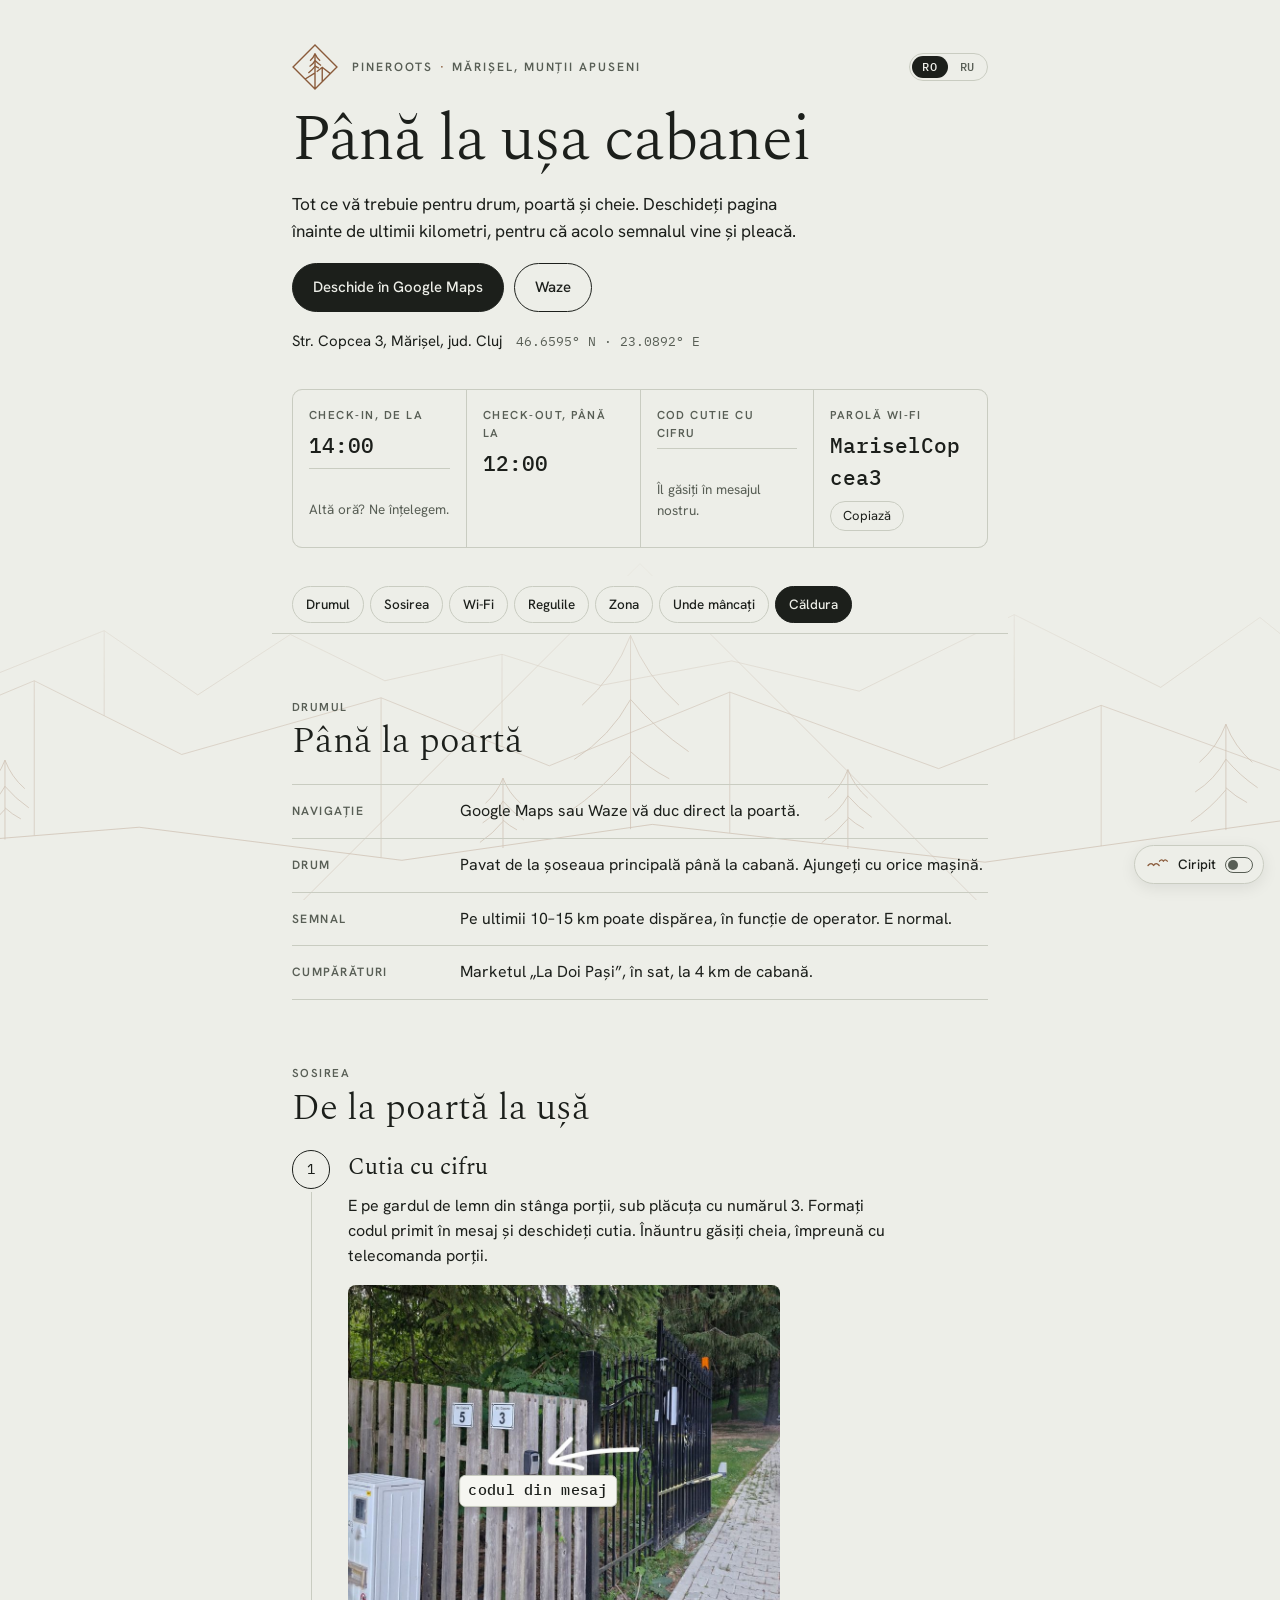
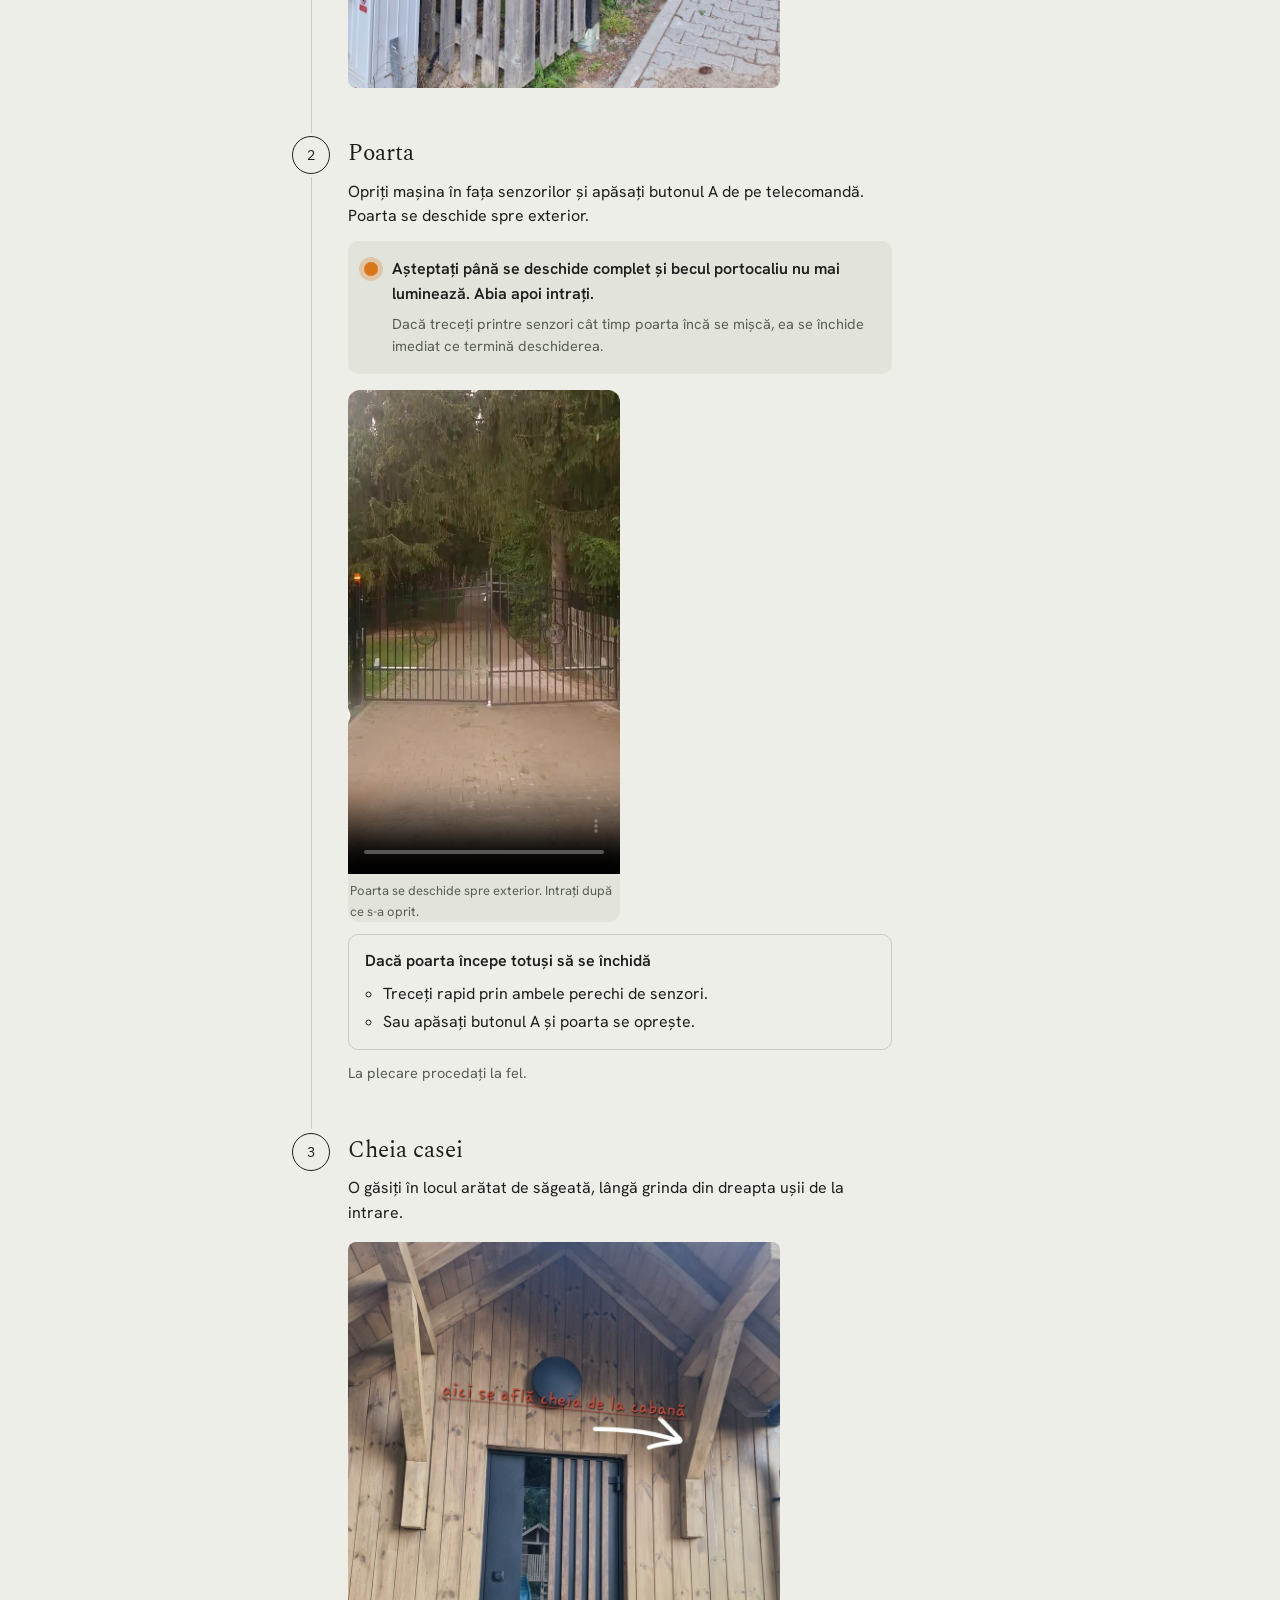
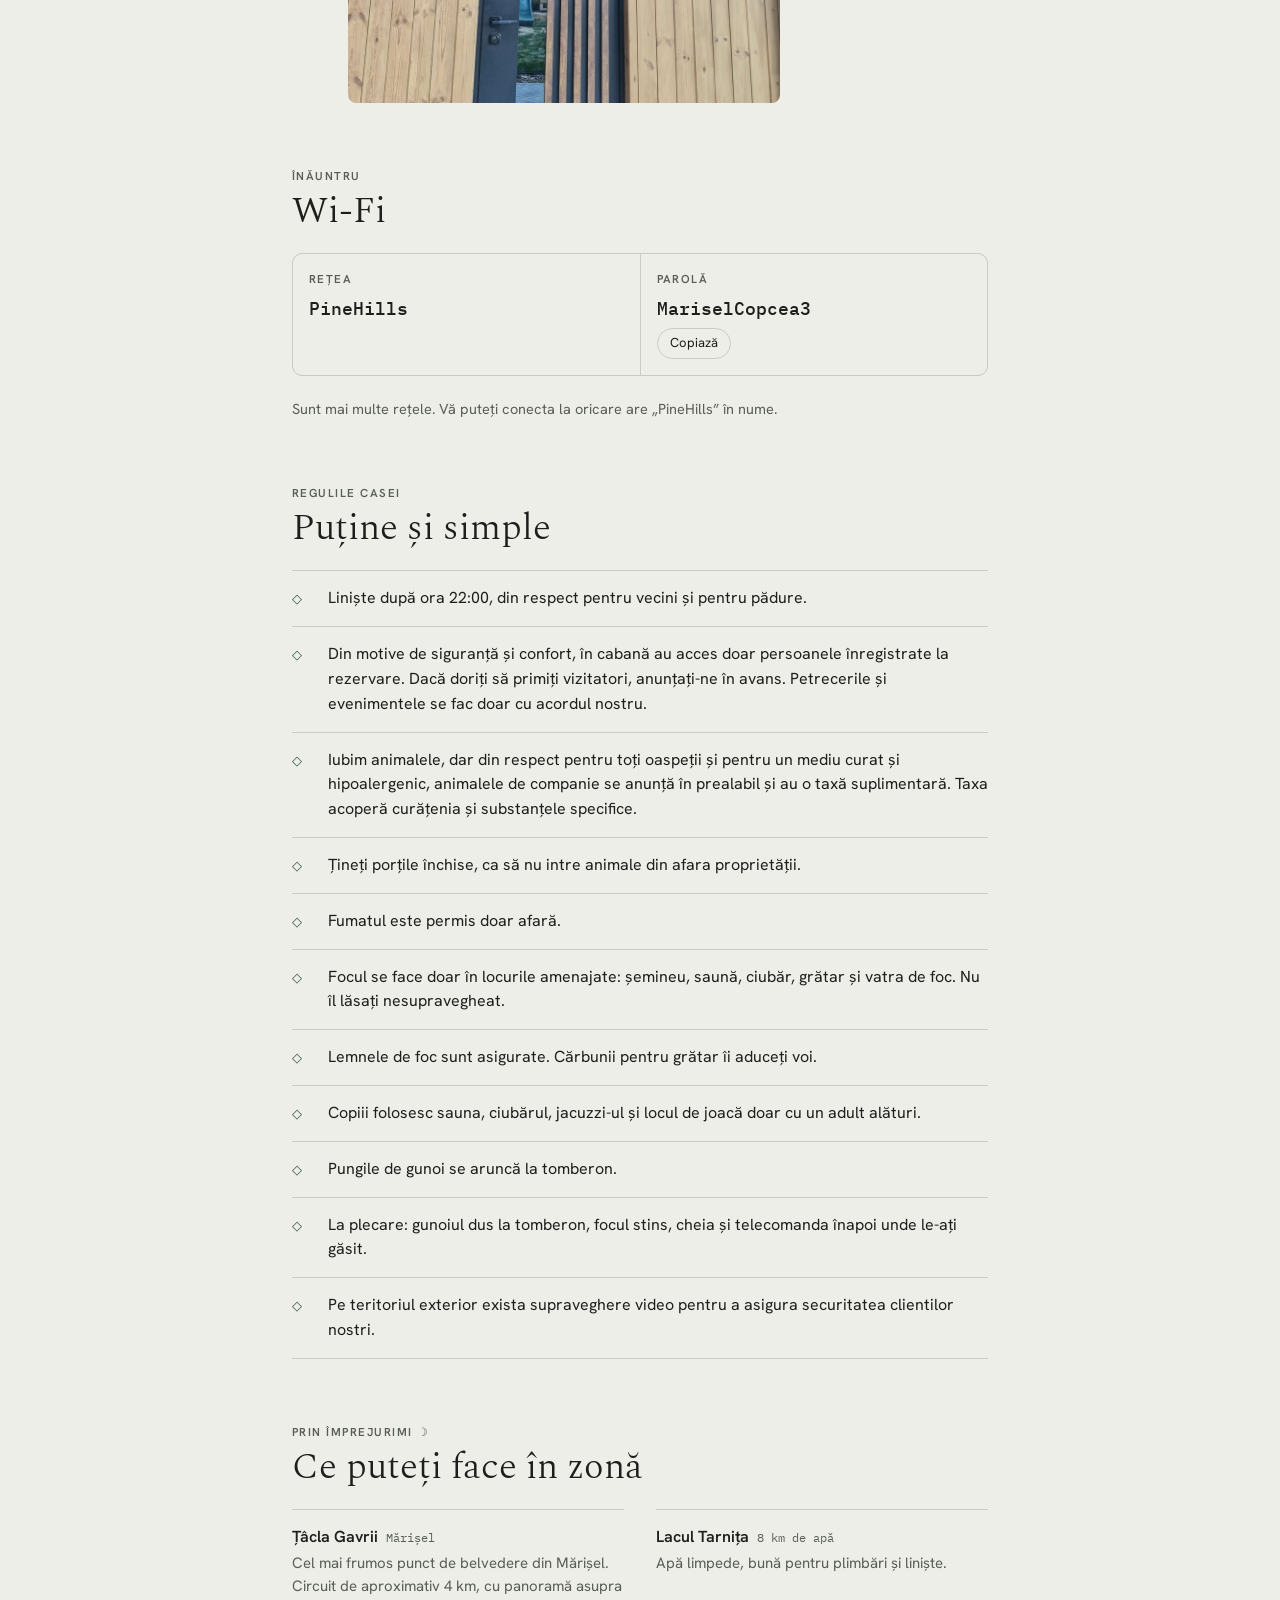
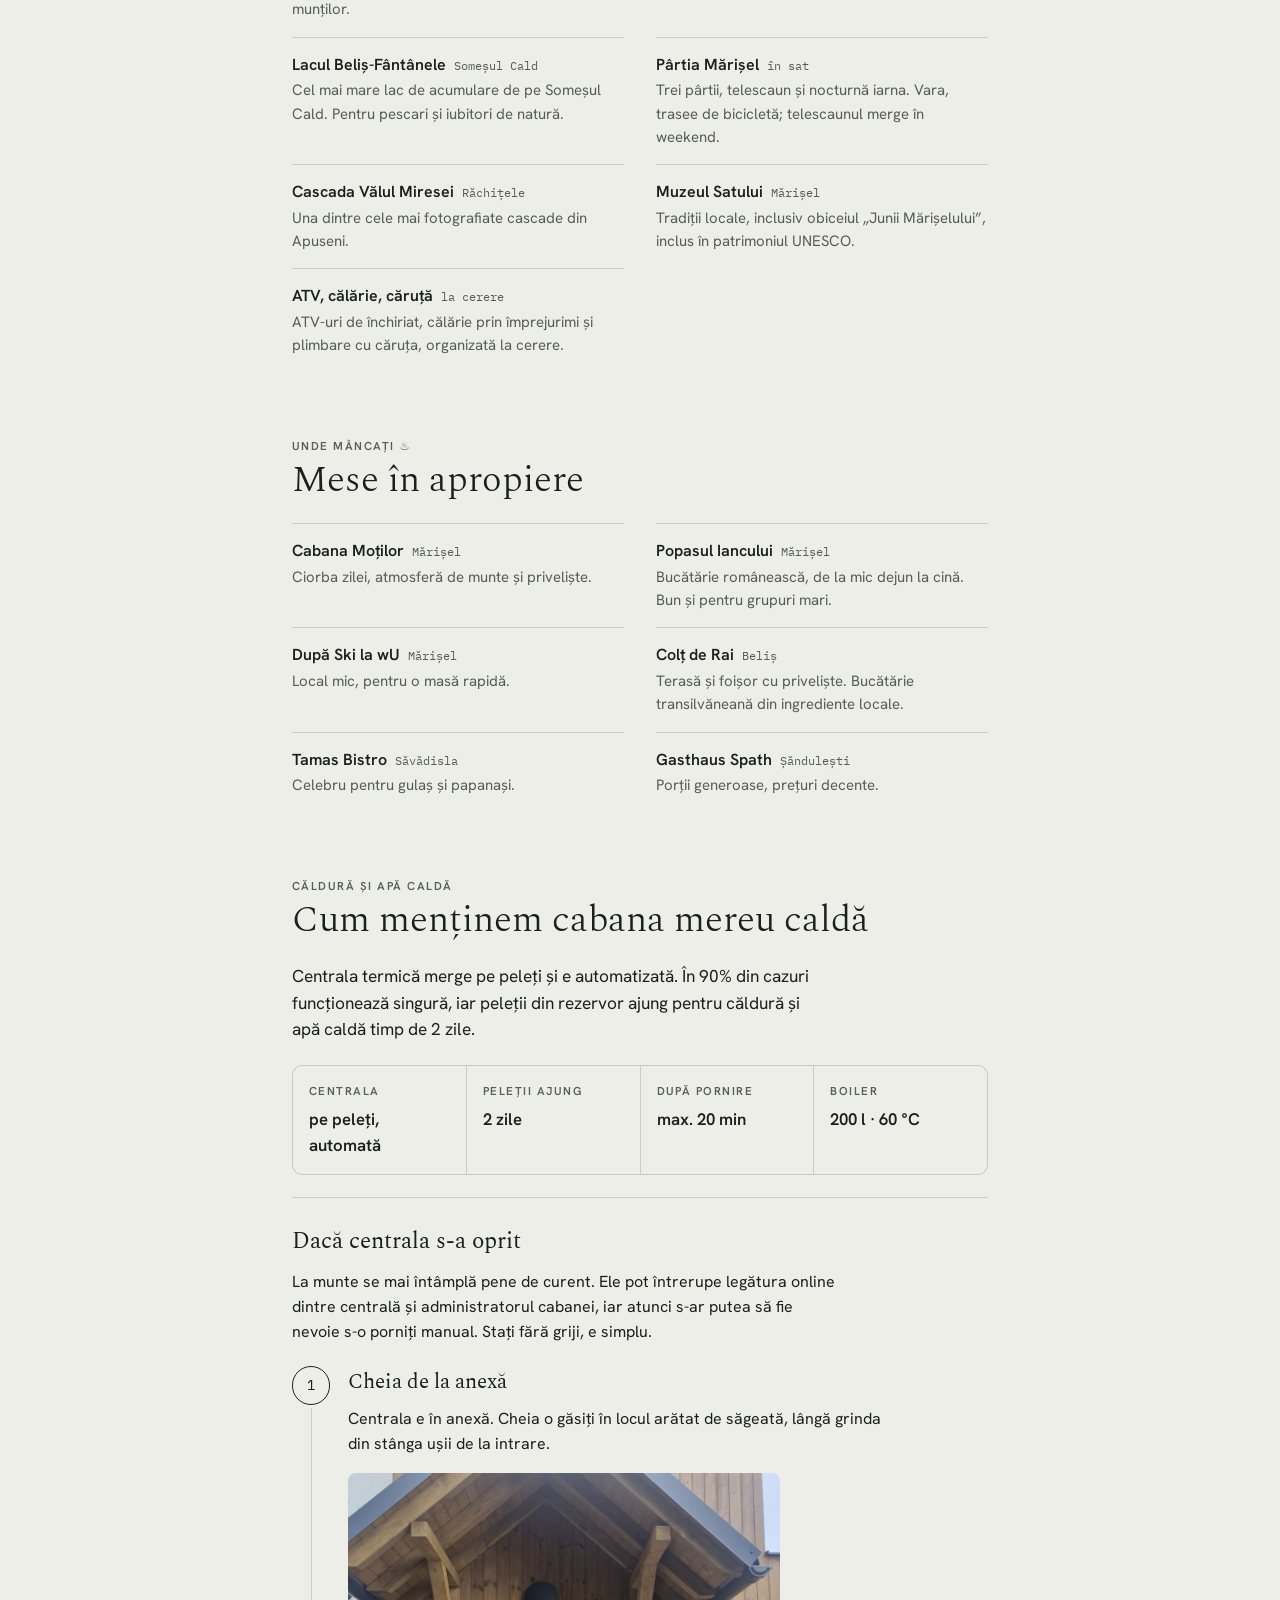
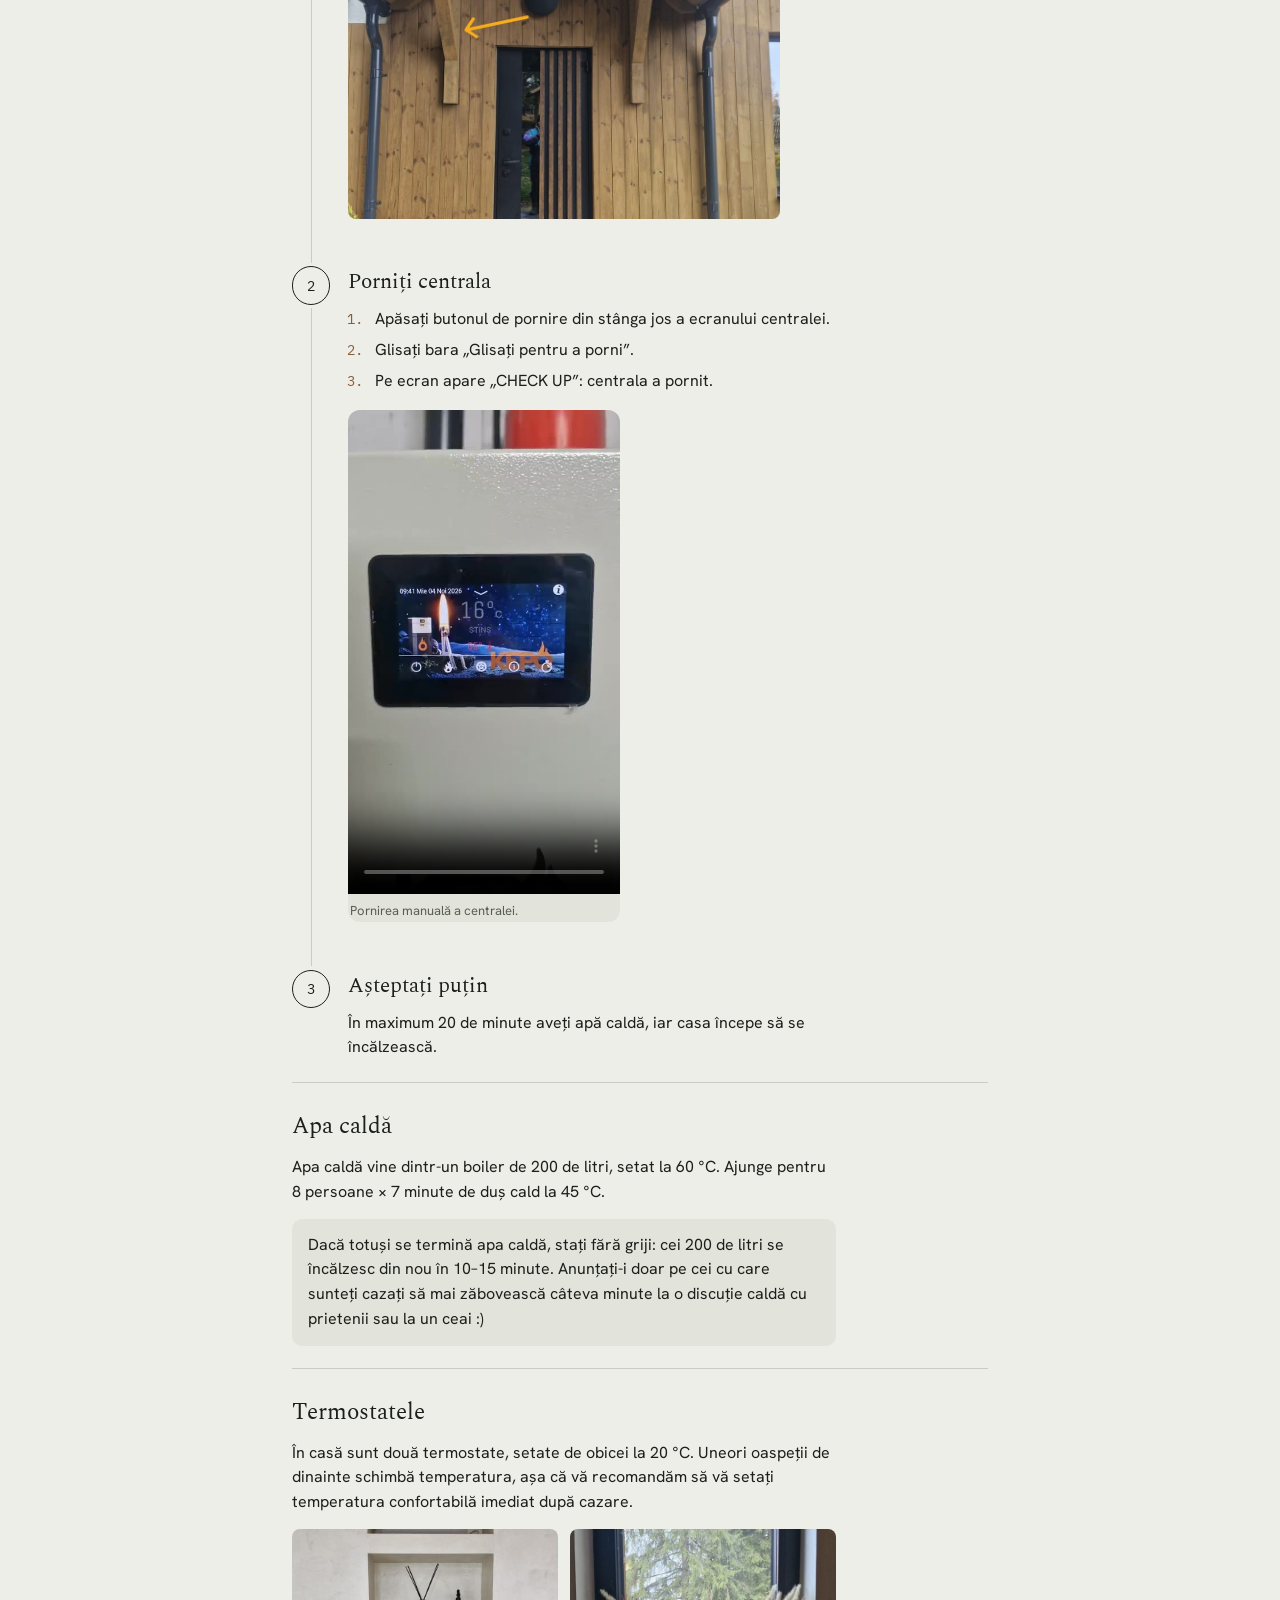
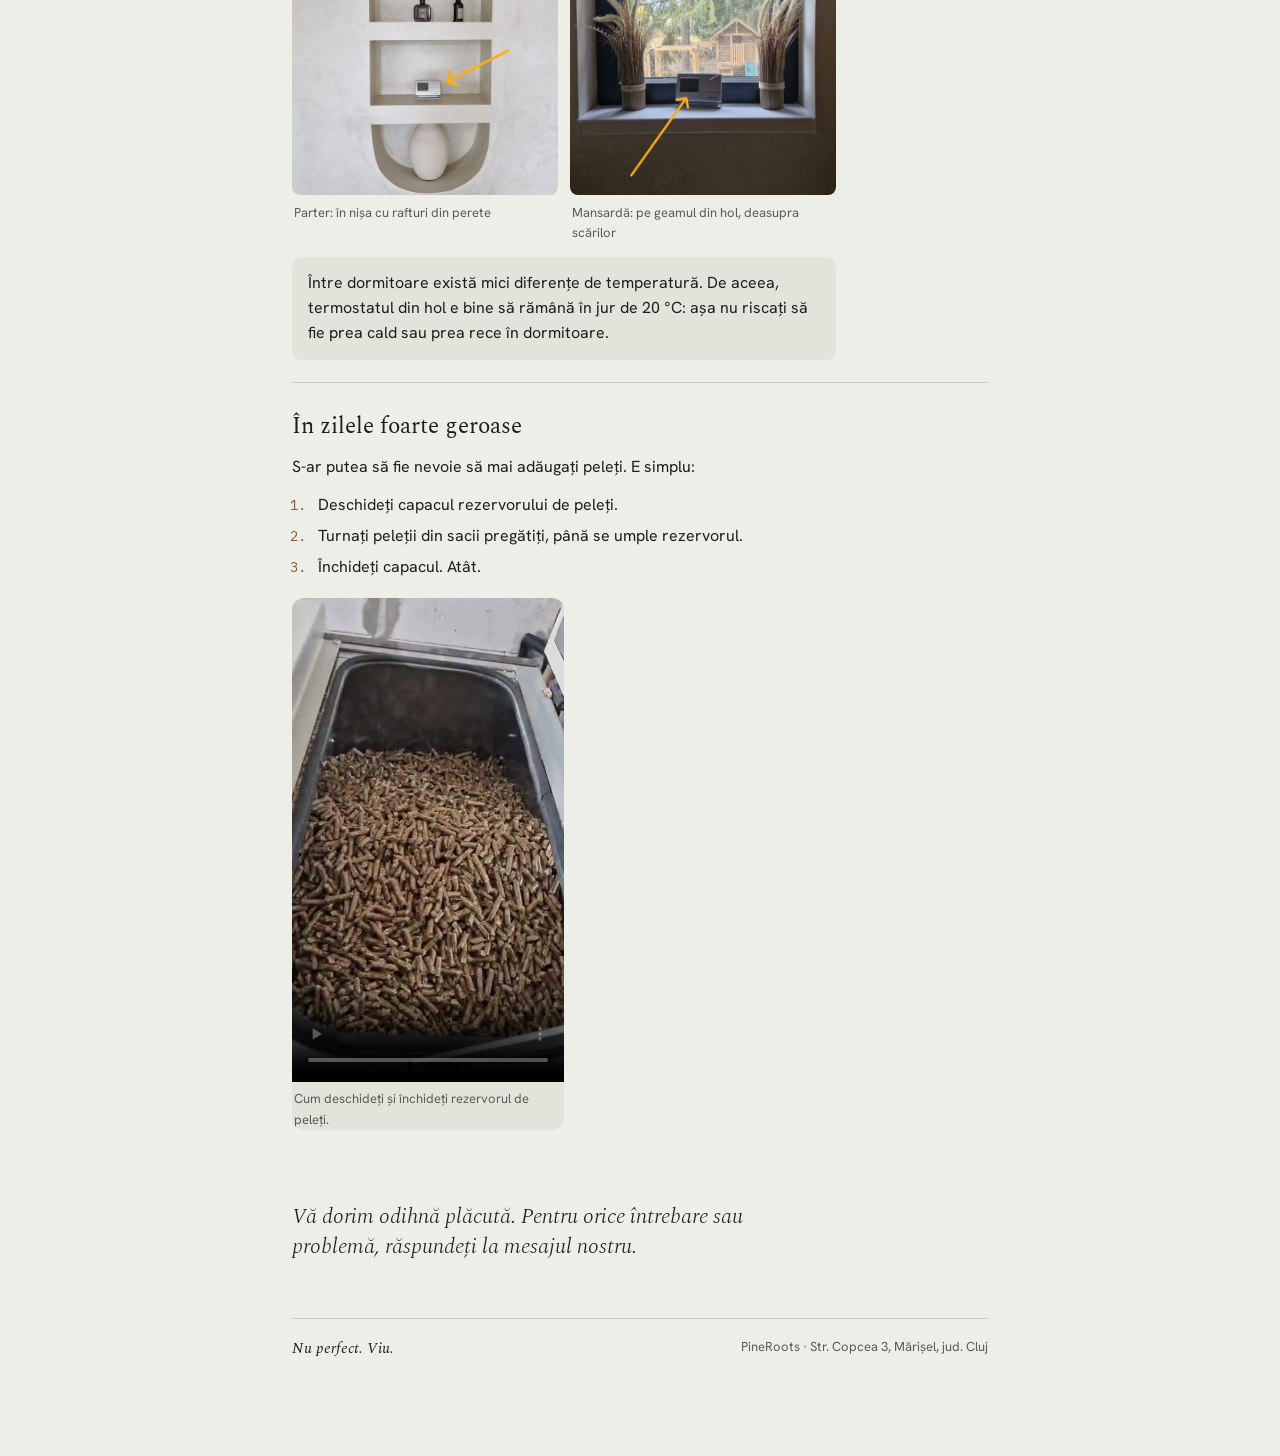
<file: index.html>
<!doctype html>
<html lang="ro">
<head>
<meta charset="utf-8">
<meta name="viewport" content="width=device-width,initial-scale=1,viewport-fit=cover">
<title>Sosire la PineRoots</title>
<meta name="description" content="Drumul, poarta, cheia, Wi-Fi și regulile casei pentru oaspeții PineRoots din Mărișel.">
<meta name="robots" content="noindex, nofollow">
<meta name="theme-color" content="#EDEEE8" media="(prefers-color-scheme: light)">
<meta name="theme-color" content="#121512" media="(prefers-color-scheme: dark)">
<meta property="og:title" content="Sosire la PineRoots">
<meta property="og:description" content="Drumul, poarta, cheia, Wi-Fi și regulile casei.">
<meta property="og:type" content="website">
<meta property="og:url" content="https://pinerootsro-lgtm.github.io/PineRoots/">
<meta property="og:image" content="https://pinerootsro-lgtm.github.io/PineRoots/media/previzualizare.jpg">
<meta property="og:image:width" content="1200">
<meta property="og:image:height" content="632">
<link rel="icon" href="favicon-32.png" sizes="32x32" type="image/png">
<link rel="icon" href="favicon.svg" type="image/svg+xml">
<link rel="apple-touch-icon" href="apple-touch-icon.png">
<link rel="preconnect" href="https://fonts.googleapis.com">
<link rel="preconnect" href="https://fonts.gstatic.com" crossorigin>
<link rel="stylesheet" href="https://fonts.googleapis.com/css2?family=Spectral:ital,wght@0,300;0,400;1,300&family=Hanken+Grotesk:wght@400;500;600&family=IBM+Plex+Mono:wght@400;500&display=swap">
<style>
/* Layout: one quiet column that walks the guest from the road to the door; a thin path line ties the three arrival steps together. */
:root{
  --paper:#EDEEE8; --panel:#E2E4DC; --ink:#1C1F1B; --muted:#585E55; --line:#C9CCC1;
  --pine:#355640; --bronze:#8A5B3B; --land-o:.3; --lamp:#D9761A; --lamp-glow:rgba(217,118,26,.28); --chip:#F6F6F1;
  --f-display:"Spectral","Iowan Old Style",Georgia,serif;
  --f-body:"Hanken Grotesk","Segoe UI",system-ui,-apple-system,sans-serif;
  --f-mono:"IBM Plex Mono",ui-monospace,"SF Mono",Menlo,Consolas,monospace;
  color-scheme:light;
}
@media (prefers-color-scheme: dark){
  :root{
    --paper:#121512; --panel:#1B1F1B; --ink:#E5E5DD; --muted:#A0A79B; --line:#30352F;
    --pine:#9CBDA2; --bronze:#C99C78; --land-o:.26; --lamp:#F09A45; --lamp-glow:rgba(240,154,69,.26); --chip:#1E231E; color-scheme:dark;
  }
}
*,*::before,*::after{box-sizing:border-box}
html{-webkit-text-size-adjust:100%;padding-top:env(safe-area-inset-top,0px);padding-bottom:env(safe-area-inset-bottom,0px);background:var(--paper)}
body{margin:0;background:var(--paper);color:var(--ink);font-family:var(--f-body);font-size:16px;line-height:1.55;-webkit-font-smoothing:antialiased}
img{max-width:100%}
[hidden]{display:none!important}
a{color:inherit}
button{font:inherit;color:inherit}
:focus-visible{outline:2px solid var(--pine);outline-offset:3px}

/* line-art landscape behind the page, drawn in the logo's language */
.land{position:fixed;left:0;right:0;bottom:0;height:clamp(260px,42vh,460px);z-index:0;pointer-events:none;color:var(--bronze);opacity:var(--land-o);-webkit-mask-image:linear-gradient(to top,#000 50%,transparent);mask-image:linear-gradient(to top,#000 50%,transparent)}
.land svg{display:block;width:100%;height:100%}
.wrap{position:relative;z-index:1}
.wrap{max-width:46rem;margin-inline:auto;padding-inline:20px;padding-block:44px 96px}
.lbl{display:block;font-size:11.5px;font-weight:600;letter-spacing:.13em;text-transform:uppercase;color:var(--muted)}

/* hero */
.hero{display:grid;gap:18px}
.eyebrow{margin:0;font-size:12px;font-weight:600;letter-spacing:.16em;text-transform:uppercase;color:var(--muted)}
.brand{display:flex;align-items:center;gap:14px}
.mark{width:46px;height:46px;flex:none;color:var(--bronze)}
.eyebrow .sep{margin-inline:.55em;color:var(--bronze)}
.brand .eyebrow{flex:1 1 auto;min-width:0}
.langs{flex:none}
.langs{margin-left:auto;display:flex;gap:2px;padding:2px;border:1px solid var(--line);border-radius:999px;background:var(--paper)}
.langs button{border:0;background:transparent;padding:5px 10px;border-radius:999px;font:500 12px/1 var(--f-mono);letter-spacing:.06em;color:var(--muted);cursor:pointer}
.langs button[aria-pressed="true"]{background:var(--ink);color:var(--paper)}
h1{margin:0;font-family:var(--f-display);font-weight:300;font-size:clamp(2.6rem,9vw,4rem);line-height:1.02;letter-spacing:-.015em;text-wrap:balance}
.lead{margin:0;max-width:33rem;font-size:1.08rem}
.actions{display:flex;flex-wrap:wrap;gap:10px}
.btn{display:inline-flex;align-items:center;gap:8px;padding:12px 20px;border:1px solid var(--ink);border-radius:999px;text-decoration:none;font-weight:500;font-size:15px;background:transparent;cursor:pointer}
.btn.primary{background:var(--ink);color:var(--paper)}
.btn:hover{background:var(--panel)}
.btn.primary:hover{background:var(--pine);border-color:var(--pine);color:var(--paper)}
.addr{margin:0;display:flex;flex-wrap:wrap;gap:4px 14px;align-items:baseline;font-size:15px}
.coords{font-family:var(--f-mono);font-size:12.5px;color:var(--muted)}

/* at a glance */
.glance{margin-top:36px;display:grid;grid-template-columns:repeat(2,minmax(0,1fr));gap:1px;background:var(--line);border:1px solid var(--line);border-radius:10px;overflow:hidden}
.cell{background:var(--paper);padding:16px;display:grid;gap:6px;align-content:start;min-width:0}
.cell .val{font-family:var(--f-mono);font-size:1.3rem;font-weight:500;font-variant-numeric:tabular-nums;overflow-wrap:anywhere}
.cell .sub{font-size:13.5px;color:var(--muted)}
.dial{display:flex;gap:5px}
.dial span{display:grid;place-items:center;width:1.7em;height:2.1em;font-family:var(--f-mono);font-size:1.25rem;font-weight:500;border:1px solid var(--line);border-radius:5px;background:var(--panel)}
.copy{justify-self:start;padding:4px 12px;border:1px solid var(--line);border-radius:999px;background:transparent;font-size:13px;cursor:pointer}
.copy:hover{border-color:var(--ink)}
@media (max-width:719px){.glance .cell.wide{grid-column:span 2}}
@media (min-width:720px){.glance{grid-template-columns:repeat(4,minmax(0,1fr))}}

/* sections */
section.block{padding-top:64px;display:grid;gap:22px}
.block-head{display:grid;gap:6px}
h2{margin:0;font-family:var(--f-display);font-weight:300;font-size:clamp(1.8rem,5.5vw,2.3rem);line-height:1.1;text-wrap:balance}
h3{margin:0;font-family:var(--f-display);font-weight:400;font-size:1.45rem;line-height:1.2}

.route{margin:0;display:grid}
.route .row{display:grid;grid-template-columns:9.5rem minmax(0,1fr);gap:4px 16px;padding:14px 0;border-top:1px solid var(--line)}
.route .row:last-of-type{border-bottom:1px solid var(--line)}
.route dt{font-size:12px;font-weight:600;letter-spacing:.12em;text-transform:uppercase;color:var(--muted);padding-top:3px}
.route dd{margin:0;min-width:0}
@media (max-width:540px){.route .row{grid-template-columns:minmax(0,1fr)}}

/* arrival path */
.path{display:grid;list-style:none;margin:0;padding:0}
.step{position:relative;display:grid;grid-template-columns:2.4rem minmax(0,1fr);gap:0 18px;padding-bottom:48px}
.step::before{content:"";position:absolute;left:calc(1.2rem - .5px);top:2.6rem;bottom:.2rem;width:1px;background:var(--line)}
.step:last-child{padding-bottom:0}
.step:last-child::before{display:none}
.node{width:2.4rem;height:2.4rem;border-radius:50%;border:1px solid var(--ink);display:grid;place-items:center;font-family:var(--f-mono);font-size:.9rem;background:var(--paper)}
.step-body{display:grid;gap:12px;min-width:0;padding-top:4px}
.step-body p{margin:0;max-width:34rem}
figure{margin:4px 0 0;max-width:27rem}
figure.photo{position:relative;container-type:inline-size;border-radius:8px;overflow:hidden;background:var(--panel)}
figure.photo img{display:block;width:100%;height:auto}
figure.vid{max-width:17rem;border-radius:12px;overflow:hidden;background:var(--panel)}
figure.vid video{display:block;width:100%;height:auto;aspect-ratio:478/850}
figcaption{font-size:13px;color:var(--muted);padding:8px 2px 0}
.codechip.none{letter-spacing:.02em;font-size:13px;font-size:clamp(11px,3.4cqw,16px)}
.codechip{position:absolute;left:44%;top:51%;transform:translate(-50%,-50%);padding:.25em .55em;border-radius:6px;background:var(--chip);color:var(--ink);border:1px solid var(--line);font-family:var(--f-mono);font-weight:500;font-size:16px;font-size:clamp(13px,4.6cqw,24px);letter-spacing:.18em;box-shadow:0 2px 10px rgba(0,0,0,.18);white-space:nowrap}

.lampnote{display:grid;grid-template-columns:auto minmax(0,1fr);gap:12px 14px;align-items:start;padding:16px;border-radius:10px;background:var(--panel);max-width:34rem}
.lamp{width:14px;height:14px;margin-top:5px;border-radius:50%;background:var(--lamp);box-shadow:0 0 0 5px var(--lamp-glow);animation:blink 1.1s steps(2,jump-none) infinite}
@keyframes blink{0%{opacity:1}100%{opacity:.25}}
.lampnote strong{font-weight:600}
.lampnote .why{display:block;margin-top:6px;font-size:14.5px;color:var(--muted)}
.ifclose{display:grid;gap:8px;max-width:34rem;padding:14px 16px;border:1px solid var(--line);border-radius:10px}
.ifclose ul{margin:0;padding-left:1.1rem;display:grid;gap:4px}
.ifclose .t{font-weight:600}
.exit{font-size:14.5px;color:var(--muted)}

/* wifi */
.wifi{display:grid;grid-template-columns:repeat(2,minmax(0,1fr));gap:1px;background:var(--line);border:1px solid var(--line);border-radius:10px;overflow:hidden}
.wifi .cell .val{font-size:1.15rem}
.wifi-note{margin:0;font-size:14.5px;color:var(--muted)}
@media (max-width:540px){.wifi{grid-template-columns:minmax(0,1fr)}}

/* rules */
.rules{list-style:none;margin:0;padding:0;display:grid}
.rules li{display:grid;grid-template-columns:1.6rem minmax(0,1fr);gap:10px;align-items:start;padding:15px 0;border-top:1px solid var(--line)}
.rules li:last-child{border-bottom:1px solid var(--line)}
.rules .mk{color:var(--pine);font-size:13px;padding-top:3px}

/* places */
.places{list-style:none;margin:0;padding:0;display:grid;grid-template-columns:minmax(0,1fr);gap:0 32px}
.places li{display:grid;gap:2px;padding:15px 0;border-top:1px solid var(--line);align-content:start}
.places .name{font-weight:600}
.places .where{font-family:var(--f-mono);font-size:12px;color:var(--muted);margin-left:8px;font-weight:400}
.places .desc{color:var(--muted);font-size:15px}
@media (min-width:720px){.places{grid-template-columns:repeat(2,minmax(0,1fr))}}

.outro{padding-top:72px;display:grid;gap:14px}
.outro p{margin:0;font-family:var(--f-display);font-style:italic;font-weight:300;font-size:1.35rem;line-height:1.4;max-width:32rem}
.phone{display:flex;flex-wrap:wrap;gap:10px;align-items:center}
.phone .num{font-family:var(--f-mono);font-size:1.05rem;margin-right:6px}
footer{margin-top:56px;padding-top:18px;border-top:1px solid var(--line);display:flex;flex-wrap:wrap;justify-content:space-between;gap:8px;font-size:13px;color:var(--muted)}
footer .motto{font-family:var(--f-display);font-style:italic;font-size:15px;color:var(--ink)}

.state{min-height:50vh;display:grid;place-content:center;gap:12px;text-align:center;color:var(--muted)}
.toast{position:fixed;left:50%;transform:translateX(-50%);bottom:calc(76px + env(safe-area-inset-bottom,0px));z-index:30;max-width:calc(100% - 32px);padding:11px 16px;border-radius:10px;background:var(--ink);color:var(--paper);font-size:14px;box-shadow:0 8px 24px rgba(0,0,0,.2)}

/* bird-song toggle */
.birds{position:fixed;right:16px;bottom:calc(16px + env(safe-area-inset-bottom,0px));z-index:20;display:inline-flex;align-items:center;gap:9px;padding:8px 10px 8px 12px;border:1px solid var(--line);border-radius:999px;background:var(--paper);color:var(--ink);font-size:13.5px;font-weight:500;cursor:pointer;box-shadow:0 4px 16px rgba(0,0,0,.08)}
.birds:hover{border-color:var(--muted)}
.birds .ico{width:22px;height:14px;color:var(--bronze);flex:none}
.birds .sw{position:relative;width:28px;height:16px;border-radius:999px;border:1px solid var(--muted);flex:none;transition:background-color .2s,border-color .2s}
.birds .sw::after{content:"";position:absolute;top:2px;left:2px;width:10px;height:10px;border-radius:50%;background:var(--muted);transition:transform .2s,background-color .2s}
.birds[aria-pressed="true"] .sw{background:var(--bronze);border-color:var(--bronze)}
.birds[aria-pressed="true"] .sw::after{transform:translateX(12px);background:var(--paper)}
/* section picker */
.secnav{position:sticky;top:env(safe-area-inset-top,0px);z-index:5;margin:28px -20px 0;padding:10px 20px;background:var(--paper);border-bottom:1px solid var(--line)}
.secnav-in{display:flex;gap:6px;overflow-x:auto;scrollbar-width:none;-webkit-overflow-scrolling:touch}
.secnav-in::-webkit-scrollbar{display:none}
.secnav a{flex:none;padding:7px 13px;border:1px solid var(--line);border-radius:999px;text-decoration:none;font-size:13.5px;font-weight:500;color:var(--ink);white-space:nowrap;background:var(--paper)}
.secnav a:hover{border-color:var(--muted)}
.secnav a.on{background:var(--ink);border-color:var(--ink);color:var(--paper)}
section.block{scroll-margin-top:76px}

/* heating */
.facts{display:grid;grid-template-columns:repeat(2,minmax(0,1fr));gap:1px;background:var(--line);border:1px solid var(--line);border-radius:10px;overflow:hidden}
.facts .val{font-family:var(--f-body);font-size:1.05rem;font-weight:600}
@media (min-width:720px){.facts{grid-template-columns:repeat(4,minmax(0,1fr))}}
.sub{display:grid;gap:14px;padding-top:30px;border-top:1px solid var(--line)}
.sub > p{margin:0;max-width:34rem}
.sub .path{margin-top:8px}
.step-body h4{margin:0;font-family:var(--f-display);font-weight:400;font-size:1.3rem;line-height:1.2}
ol.mini{margin:0;padding-left:1.4rem;display:grid;gap:6px;max-width:34rem}
ol.mini li{padding-left:4px}
ol.mini li::marker{font-family:var(--f-mono);font-size:.9em;color:var(--bronze)}
.note{margin:0;max-width:34rem;padding:14px 16px;border-radius:10px;background:var(--panel)}
.thermos{display:grid;grid-template-columns:repeat(2,minmax(0,1fr));gap:12px;max-width:34rem}
.thermos figure{margin:0;max-width:none}
.thermos img{display:block;width:100%;height:auto;aspect-ratio:1/1;object-fit:cover;border-radius:8px;background:var(--panel)}
@media (prefers-reduced-motion: no-preference){html{scroll-behavior:smooth}}
@media (prefers-reduced-motion: reduce){.lamp{animation:none}.birds .sw,.birds .sw::after{transition:none}}
</style>
</head>
<body>
<div class="land" aria-hidden="true"><svg viewBox="0 0 1600 400" preserveAspectRatio="xMidYMax slice" focusable="false"><g fill="none" stroke="currentColor" stroke-linecap="butt"><path d="M800,44 L1156,400 M800,44 L444,400" stroke-width="1" stroke-opacity="0.5" stroke-linejoin="miter" vector-effect="non-scaling-stroke"/><path d="M-40,103 L101,168 L233,115 L332,183 L430,119 L530,168 L654,140 L758,173 L897,147 L1032,179 L1196,98 L1351,175 L1456,101 L1572,194 L1640,185 M233,115 V205 M654,140 V238 M1196,98 V230" stroke-width="1" stroke-opacity="0.45" stroke-linejoin="miter" vector-effect="non-scaling-stroke"/><path d="M-40,251 L159,168 L315,246 L526,186 L704,258 L895,180 L1116,261 L1288,194 L1486,266 L1640,249 M159,168 V332 M526,186 V355 M895,180 V329 M1288,194 V343" stroke-width="1" stroke-opacity="0.6" stroke-linejoin="miter" vector-effect="non-scaling-stroke"/><path d="M-40,348 L270,323 L548,358 L813,320 L1165,360 L1530,309 L1640,361" stroke-width="1" stroke-opacity="0.75" stroke-linejoin="miter" vector-effect="non-scaling-stroke"/><path d="M128,252 V336 M128,252 Q121.3,269.8 107.0,282.2 M128,252 Q134.7,269.8 149.0,282.2 M128,279.7 Q119.2,295.9 103.6,305.8 M128,279.7 Q139.1,292.8 153.2,302.4 M128,304.1 Q116.0,318.7 100.3,329.3 M128,302.4 Q135.6,309.4 144.8,314.2 M1420,214 V326 M1420,214 Q1411.1,237.7 1392.0,254.3 M1420,214 Q1428.9,237.7 1448.0,254.3 M1420,251.0 Q1408.3,272.5 1387.5,285.7 M1420,251.0 Q1434.7,268.4 1453.6,281.2 M1420,283.4 Q1404.0,303.0 1383.0,317.0 M1420,281.2 Q1430.1,290.6 1442.4,296.9 M655,271 V345 M655,271 Q649.1,286.6 636.5,297.6 M655,271 Q660.9,286.6 673.5,297.6 M655,295.4 Q647.2,309.7 633.5,318.4 M655,295.4 Q664.7,306.9 677.2,315.4 M655,316.9 Q644.4,329.8 630.6,339.1 M655,315.4 Q661.7,321.6 669.8,325.8 M790,120 V325 M790,120 Q773.6,163.3 738.8,193.8 M790,120 Q806.4,163.3 841.2,193.8 M790,187.7 Q768.5,227.1 730.5,251.2 M790,187.7 Q817.0,219.5 851.5,243.0 M790,247.1 Q760.7,282.9 722.4,308.6 M790,243.0 Q808.6,260.1 831.0,271.7 M1020,262 V346 M1020,262 Q1013.3,279.8 999.0,292.2 M1020,262 Q1026.7,279.8 1041.0,292.2 M1020,289.7 Q1011.2,305.9 995.6,315.8 M1020,289.7 Q1031.1,302.8 1045.2,312.4 M1020,314.1 Q1008.0,328.7 992.3,339.3 M1020,312.4 Q1027.6,319.4 1036.8,324.2" stroke-width="1" stroke-opacity="0.75" stroke-linejoin="round" vector-effect="non-scaling-stroke"/></g></svg></div>
<div class="wrap">
  <main id="app"><div class="state">Se încarcă…</div></main>
  <noscript><p>Pentru această pagină e nevoie de JavaScript activat.</p></noscript>
</div>
<div id="toast" class="toast" role="status" aria-live="polite" hidden></div>
<button type="button" id="birds" class="birds" aria-pressed="false" aria-label="Pornește ciripitul păsărilor" hidden><svg class="ico" viewBox="0 0 22 14" aria-hidden="true"><path d="M1 7.5c2-2.6 4.2-2.6 5.6 0 1.4-2.6 3.6-2.6 5.6 0M12.5 3.2c1.4-1.8 2.9-1.8 3.9 0 1-1.8 2.5-1.8 3.9 0" fill="none" stroke="currentColor" stroke-width="1.3" stroke-linecap="round" stroke-linejoin="round"/></svg><span class="birds-txt">Ciripit</span><span class="sw" aria-hidden="true"></span></button>

<script>
(function(){
  "use strict";
  var COORDS = "46.6595° N · 23.0892° E";
  var FILES = ["date", "sosire", "reguli", "drum", "zona", "restaurante", "caldura"];
  var LANG_KEY = "pineroots-limba";
  var app = document.getElementById("app");
  var toastEl = document.getElementById("toast");
  var reduceMotion = false;
  try { reduceMotion = window.matchMedia("(prefers-reduced-motion: reduce)").matches; } catch (e) {}

  /* ---- interface words; the rest of the text comes from continut/ (romanian) and continut/ru/ (russian) ---- */
  var STR = {
    ro: {
      title: "Sosire la PineRoots", region: "Mărișel, Munții Apuseni", h1: "Până la ușa cabanei",
      maps: "Deschide în Google Maps", glance: "Pe scurt",
      checkin: "Check-in, de la", checkout: "Check-out, până la",
      code: "Cod cutie cu cifru", codeMsg: "Îl găsiți în mesajul nostru.", codeChip: "codul din mesaj", codeAria: "Cod",
      wifiPass: "Parolă Wi-Fi", network: "Rețea", password: "Parolă", copy: "Copiază", copied: "Copiat",
      selected: "Textul e selectat. Copiați-l din meniul telefonului.",
      roadLbl: "Drumul", roadH: "Până la poartă", arrLbl: "Sosirea", arrH: "De la poartă la ușă",
      img1: "Gardul de lemn de lângă poartă, cu cutia cu cifru sub plăcuța cu numărul 3",
      vidAria: "Poarta deschizându-se spre exterior", vidCap: "Poarta se deschide spre exterior. Intrați după ce s-a oprit.",
      img3: "Intrarea în cabană; o săgeată arată locul cheii, la grinda din dreapta ușii",
      insideLbl: "Înăuntru", rulesLbl: "Regulile casei", rulesH: "Puține și simple",
      zoneLbl: "Prin împrejurimi ☽︎", zoneH: "Ce puteți face în zonă",
      foodLbl: "Unde mâncați ♨︎", foodH: "Mese în apropiere",
      phone: "Telefon gazdă", call: "Sună", motto: "Nu perfect. Viu.",
      loading: "Se încarcă…", failed: "Pagina nu s-a putut încărca. Verificați conexiunea și reîncărcați.", reload: "Reîncarcă",
      langs: "Limba paginii",
      navAria: "Alege secțiunea", navRoad: "Drumul", navArrive: "Sosirea", navHeat: "Căldura", navRules: "Regulile",
      navZone: "Zona", navFood: "Unde mâncați",
      heatLbl: "Căldură și apă caldă", heatH: "Cum menținem cabana mereu caldă",
      annexAlt: "Intrarea în cabană; săgeata arată locul cheii de la anexă, lângă grinda din stânga ușii",
      groundAlt: "Termostatul de la parter, în nișa cu rafturi din perete",
      atticAlt: "Termostatul de la mansardă, pe geamul din hol, deasupra scărilor"
    },
    ru: {
      title: "Прибытие в PineRoots", region: "Мэришел, Апусенские горы", h1: "До самой двери домика",
      maps: "Открыть в Google Maps", glance: "Коротко",
      checkin: "Заезд с", checkout: "Выезд до",
      code: "Код ключницы", codeMsg: "Он в нашем сообщении.", codeChip: "код из сообщения", codeAria: "Код",
      wifiPass: "Пароль Wi-Fi", network: "Сеть", password: "Пароль", copy: "Копировать", copied: "Скопировано",
      selected: "Текст выделен. Скопируйте его через меню телефона.",
      roadLbl: "Дорога", roadH: "До ворот", arrLbl: "Прибытие", arrH: "От ворот до двери",
      img1: "Деревянный забор у ворот, ключница под табличкой с номером 3",
      vidAria: "Ворота открываются наружу", vidCap: "Ворота открываются наружу. Заезжайте, когда они остановятся.",
      img3: "Вход в домик; стрелка показывает, где лежит ключ, у балки справа от двери",
      insideLbl: "Внутри", rulesLbl: "Правила дома", rulesH: "Их немного, и они простые",
      zoneLbl: "Окрестности ☽︎", zoneH: "Чем заняться поблизости",
      foodLbl: "Где поесть ♨︎", foodH: "Рестораны рядом",
      phone: "Телефон хозяина", call: "Позвонить", motto: "Не идеально. Живо.",
      loading: "Загрузка…", failed: "Не удалось загрузить страницу. Проверьте соединение и обновите её.", reload: "Обновить",
      langs: "Язык страницы",
      navAria: "Выберите раздел", navRoad: "Дорога", navArrive: "Прибытие", navHeat: "Тепло", navRules: "Правила",
      navZone: "Окрестности", navFood: "Где поесть",
      heatLbl: "Тепло и горячая вода", heatH: "Как мы поддерживаем тепло в доме",
      annexAlt: "Вход в дом; стрелка показывает, где лежит ключ от пристройки, у балки слева от двери",
      groundAlt: "Термостат на первом этаже, в нише с полками в стене",
      atticAlt: "Термостат на мансарде, на окне в холле над лестницей"
    }
  };

  function initialLang(){
    var m = /[?&]lang=(ro|ru)\b/i.exec(location.search) || /^#(ro|ru)$/i.exec(location.hash);
    if (m) return m[1].toLowerCase();
    try { var s = localStorage.getItem(LANG_KEY); if (s === "ro" || s === "ru") return s; } catch (e) {}
    var n = (navigator.languages && navigator.languages[0]) || navigator.language || "";
    return /^ru/i.test(n) ? "ru" : "ro";
  }
  var lang = initialLang();
  var L = STR[lang];

  /* ---- parsing the simple text files ---- */
  function lines(txt){
    return String(txt || "").replace(/^﻿/, "").replace(/\r/g, "").split("\n")
      .map(function(l){ return l.trim(); })
      .filter(function(l){ return l && l.charAt(0) !== "#"; });
  }
  function kv(txt){
    var o = {};
    lines(txt).forEach(function(l){
      var i = l.indexOf(":");
      if (i > 0) o[l.slice(0, i).trim().toLowerCase()] = l.slice(i + 1).trim();
    });
    return o;
  }
  function rows(txt){
    return lines(txt).map(function(l){ return l.split("|").map(function(s){ return s.trim(); }); });
  }

  function esc(s){
    return String(s == null ? "" : s).replace(/[&<>"']/g, function(c){
      return { "&": "&amp;", "<": "&lt;", ">": "&gt;", '"': "&quot;", "'": "&#39;" }[c];
    });
  }
  function safeUrl(u){ return /^https:\/\//i.test(String(u || "")) ? u : "#"; }
  function dial(code){
    return String(code || "").replace(/\s+/g, "").split("").map(function(d){ return "<span>" + esc(d) + "</span>"; }).join("");
  }
  function waNumber(p){
    var d = String(p || "").replace(/\D/g, "");
    if (d.indexOf("00") === 0) d = d.slice(2);
    else if (d.charAt(0) === "0") d = "40" + d.slice(1);
    return d;
  }

  /* The lockbox code is sent in the guest's message, never published here. Clear any code an older link stored. */
  try { localStorage.removeItem("pineroots-cod"); } catch (e) {}

  /* ---- loading: romanian is the base; another language overrides what it has, the rest falls back to romanian ---- */
  var cache = {};
  function getText(path){
    return fetch(path, { cache: "no-cache" }).then(function(r){
      if (!r.ok) throw new Error(path);
      return r.text();
    });
  }
  function load(l){
    if (cache[l]) return Promise.resolve(cache[l]);
    var base = Promise.all(FILES.map(function(n){
      var f = getText("continut/" + n + ".txt");
      return n === "caldura" ? f.catch(function(){ return ""; }) : f;
    }));
    var over = l === "ro" ? Promise.resolve([]) :
      Promise.all(FILES.map(function(n){ return getText("continut/" + l + "/" + n + ".txt").catch(function(){ return null; }); }));
    return Promise.all([base, over]).then(function(res){
      var b = res[0], x = res[1];
      function merged(i){
        var o = kv(b[i]);
        if (x[i]) { var y = kv(x[i]); Object.keys(y).forEach(function(k){ if (y[k]) o[k] = y[k]; }); }
        return o;
      }
      function list(i, parse){
        var v = x[i] ? parse(x[i]) : [];
        return v.length ? v : parse(b[i]);
      }
      cache[l] = {
        date: merged(0), sosire: merged(1), reguli: list(2, lines),
        drum: list(3, rows), zona: list(4, rows), restaurante: list(5, rows),
        caldura: merged(6)
      };
      return cache[l];
    });
  }

  function render(c){
    var D = c.date, S = c.sosire;
    var code = String(D["cod-cutie"] || "").replace(/\s+/g, "");
    var t = function(k){ return esc(S[k] || ""); };

    var route = c.drum.map(function(r){
      return '<div class="row"><dt>' + esc(r[0]) + "</dt><dd>" + esc(r[1] || "") + "</dd></div>";
    }).join("");
    var rules = c.reguli.map(function(r){
      return '<li><span class="mk" aria-hidden="true">◇</span><span>' + esc(r) + "</span></li>";
    }).join("");
    function places(list){
      return list.map(function(p){
        return '<li><span><span class="name">' + esc(p[0]) + "</span>" + (p[1] ? '<span class="where">' + esc(p[1]) + "</span>" : "") + "</span>" +
          (p[2] ? '<span class="desc">' + esc(p[2]) + "</span>" : "") + "</li>";
      }).join("");
    }
    var phone = "";
    if (D["telefon"]) {
      var wa = waNumber(D["telefon"]);
      phone = '<div class="phone"><span class="lbl" style="width:100%">' + L.phone + '</span><span class="num">' + esc(D["telefon"]) + "</span>" +
        '<a class="btn" href="tel:' + esc(D["telefon"].replace(/[^\d+]/g, "")) + '">' + L.call + "</a>" +
        (wa ? '<a class="btn" href="https://wa.me/' + esc(wa) + '" target="_blank" rel="noopener">WhatsApp</a>' : "") + "</div>";
    }
    var H = c.caldura || {};
    var h = function(k){ return esc(H[k] || ""); };
    function li(k){ return H[k] ? "<li>" + h(k) + "</li>" : ""; }
    function step(n, title, body){
      return '<li class="step"><span class="node" aria-hidden="true">' + n + '</span><div class="step-body"><h4>' + title + "</h4>" + body + "</div></li>";
    }
    function clip(src, poster, caption){
      return '<figure class="vid"><video src="' + src + '" poster="' + poster + '" muted playsinline loop controls preload="metadata"' + (reduceMotion ? "" : " autoplay") + ' aria-label="' + caption + '"></video><figcaption>' + caption + "</figcaption></figure>";
    }
    var facts = [1, 2, 3, 4].map(function(i){
      var f = String(H["fapt-" + i] || "").split("|");
      if (!f[0].trim()) return "";
      return '<div class="cell"><span class="lbl">' + esc(f[0].trim()) + '</span><span class="val">' + esc((f[1] || "").trim()) + "</span></div>";
    }).join("");
    var heat = !H.intro ? "" :
      '<section class="block" id="caldura">' +
        '<div class="block-head"><span class="lbl">' + L.heatLbl + "</span><h2>" + L.heatH + "</h2></div>" +
        '<p class="lead">' + h("intro") + "</p>" +
        (facts ? '<div class="facts">' + facts + "</div>" : "") +
        '<div class="sub"><h3>' + h("oprita-titlu") + "</h3><p>" + h("oprita-text") + "</p>" +
          '<ol class="path">' +
            step(1, h("cheie-titlu"), "<p>" + h("cheie-text") + '</p><figure class="photo"><img src="media/anexa-cheie.jpg" width="900" height="720" alt="' + L.annexAlt + '" loading="lazy"></figure>') +
            step(2, h("pornire-titlu"), '<ol class="mini">' + li("pornire-1") + li("pornire-2") + li("pornire-3") + "</ol>" + clip("media/centrala-pornire.mp4", "media/centrala-pornire-poster.jpg", h("pornire-video"))) +
            step(3, h("asteptati-titlu"), "<p>" + h("asteptati-text") + "</p>") +
          "</ol>" +
        "</div>" +
        '<div class="sub"><h3>' + h("apa-titlu") + "</h3><p>" + h("apa-text") + "</p>" + (H["apa-gol"] ? '<p class="note">' + h("apa-gol") + "</p>" : "") + "</div>" +
        '<div class="sub"><h3>' + h("termostate-titlu") + "</h3><p>" + h("termostate-text") + "</p>" +
          '<div class="thermos">' +
            '<figure><img src="media/termostat-parter.jpg" width="720" height="734" alt="' + L.groundAlt + '" loading="lazy"><figcaption>' + h("termostat-parter") + "</figcaption></figure>" +
            '<figure><img src="media/termostat-mansarda.jpg" width="720" height="600" alt="' + L.atticAlt + '" loading="lazy"><figcaption>' + h("termostat-mansarda") + "</figcaption></figure>" +
          "</div>" +
          (H["termostate-sfat"] ? '<p class="note">' + h("termostate-sfat") + "</p>" : "") +
        "</div>" +
        '<div class="sub"><h3>' + h("peleti-titlu") + "</h3><p>" + h("peleti-text") + '</p><ol class="mini">' + li("peleti-1") + li("peleti-2") + li("peleti-3") + "</ol>" +
          clip("media/peleti-rezervor.mp4", "media/peleti-rezervor-poster.jpg", h("peleti-video")) +
        "</div>" +
      "</section>";

    var NAV = [["drum", L.navRoad, true], ["sosire", L.navArrive, true], ["wifi", "Wi-Fi", true],
      ["reguli", L.navRules, !!rules], ["zona", L.navZone, c.zona.length > 0], ["masa", L.navFood, c.restaurante.length > 0],
      ["caldura", L.navHeat, !!heat]];
    var secnav = '<nav class="secnav" aria-label="' + L.navAria + '"><div class="secnav-in">' +
      NAV.filter(function(n){ return n[2]; }).map(function(n){ return '<a href="#' + n[0] + '" data-sec="' + n[0] + '">' + n[1] + "</a>"; }).join("") +
      "</div></nav>";

    var langs = '<div class="langs" role="group" aria-label="' + L.langs + '">' +
      ["ro", "ru"].map(function(l){
        return '<button type="button" data-lang="' + l + '" lang="' + l + '" aria-pressed="' + (l === lang) + '">' + l.toUpperCase() + "</button>";
      }).join("") + "</div>";

    app.innerHTML =
      '<header class="hero">' +
        '<div class="brand"><svg class="mark" viewBox="134 54 432 432" aria-hidden="true"><g fill="none" stroke="currentColor" stroke-width="13" stroke-linecap="butt"><path d="M350,64 L556,270 L350,476 L144,270 Z M366,315 L418,273 L494,332 M418,273 V408 M258,383 L347,327 M350,146 V476" stroke-linejoin="miter"/><path d="M304,212 Q335.2,184.7 350,146 Q365.9,184.9 398,212 M350,210 Q331.8,244.3 299,265 M350,209 Q376.6,234.8 407,256 M350,264 Q323.2,299.2 288,326 M350,259 Q367.5,271.7 387,281" stroke-linejoin="round"/></g></svg><p class="eyebrow">PineRoots<span class="sep" aria-hidden="true">·</span>' + L.region + "</p>" + langs + "</div>" +
        "<h1>" + L.h1 + "</h1>" +
        (S.intro ? '<p class="lead">' + t("intro") + "</p>" : "") +
        '<div class="actions">' +
          '<a class="btn primary" href="' + esc(safeUrl(D["google-maps"])) + '" target="_blank" rel="noopener">' + L.maps + "</a>" +
          '<a class="btn" href="' + esc(safeUrl(D["waze"])) + '" target="_blank" rel="noopener">Waze</a>' +
        "</div>" +
        '<p class="addr"><span>' + esc(D["adresa"]) + '</span><span class="coords">' + COORDS + "</span></p>" +
      "</header>" +

      '<section class="glance" aria-label="' + L.glance + '">' +
        '<div class="cell"><span class="lbl">' + L.checkin + '</span><span class="val">' + esc(D["check-in"]) + "</span>" + (D["check-in-nota"] ? '<span class="sub">' + esc(D["check-in-nota"]) + "</span>" : "") + "</div>" +
        '<div class="cell"><span class="lbl">' + L.checkout + '</span><span class="val">' + esc(D["check-out"]) + "</span></div>" +
        '<div class="cell wide"><span class="lbl">' + L.code + "</span>" + (code ? '<span class="dial" aria-label="' + L.codeAria + " " + esc(code) + '">' + dial(code) + "</span>" : '<span class="sub">' + L.codeMsg + "</span>") + "</div>" +
        '<div class="cell wide"><span class="lbl">' + L.wifiPass + '</span><span class="val">' + esc(D["wifi-parola"]) + '</span><button type="button" class="copy" data-copy="' + esc(D["wifi-parola"]) + '">' + L.copy + "</button></div>" +
      "</section>" +
      secnav +

      '<section class="block" id="drum">' +
        '<div class="block-head"><span class="lbl">' + L.roadLbl + "</span><h2>" + L.roadH + "</h2></div>" +
        '<dl class="route">' + route + "</dl>" +
      "</section>" +

      '<section class="block" id="sosire">' +
        '<div class="block-head"><span class="lbl">' + L.arrLbl + "</span><h2>" + L.arrH + "</h2></div>" +
        '<ol class="path">' +
          '<li class="step"><span class="node" aria-hidden="true">1</span><div class="step-body">' +
            "<h3>" + t("pas1-titlu") + "</h3><p>" + t("pas1-text") + "</p>" +
            '<figure class="photo"><img src="media/poarta-cutie.jpg" width="900" height="840" alt="' + L.img1 + '" loading="lazy"><span class="codechip' + (code ? "" : " none") + '" aria-hidden="true">' + (code ? esc(code) : L.codeChip) + "</span></figure>" +
          "</div></li>" +
          '<li class="step"><span class="node" aria-hidden="true">2</span><div class="step-body">' +
            "<h3>" + t("pas2-titlu") + "</h3><p>" + t("pas2-text") + "</p>" +
            '<div class="lampnote"><span class="lamp" aria-hidden="true"></span><div><strong>' + t("pas2-asteptati") + '</strong><span class="why">' + t("pas2-de-ce") + "</span></div></div>" +
            '<figure class="vid"><video src="media/poarta.mp4" poster="media/poarta-poster.jpg" muted playsinline loop controls preload="metadata"' + (reduceMotion ? "" : " autoplay") + ' aria-label="' + L.vidAria + '"></video><figcaption>' + L.vidCap + "</figcaption></figure>" +
            '<div class="ifclose"><span class="t">' + t("pas2-daca-titlu") + "</span><ul><li>" + t("pas2-daca-1") + "</li><li>" + t("pas2-daca-2") + "</li></ul></div>" +
            (S["pas2-plecare"] ? '<p class="exit">' + t("pas2-plecare") + "</p>" : "") +
          "</div></li>" +
          '<li class="step"><span class="node" aria-hidden="true">3</span><div class="step-body">' +
            "<h3>" + t("pas3-titlu") + "</h3><p>" + t("pas3-text") + "</p>" +
            '<figure class="photo"><img src="media/usa-cheie.jpg" width="900" height="960" alt="' + L.img3 + '" loading="lazy"></figure>' +
          "</div></li>" +
        "</ol>" +
      "</section>" +

      '<section class="block" id="wifi">' +
        '<div class="block-head"><span class="lbl">' + L.insideLbl + "</span><h2>Wi-Fi</h2></div>" +
        '<div class="wifi">' +
          '<div class="cell"><span class="lbl">' + L.network + '</span><span class="val">' + esc(D["wifi-retea"]) + "</span></div>" +
          '<div class="cell"><span class="lbl">' + L.password + '</span><span class="val">' + esc(D["wifi-parola"]) + '</span><button type="button" class="copy" data-copy="' + esc(D["wifi-parola"]) + '">' + L.copy + "</button></div>" +
        "</div>" + (D["wifi-nota"] ? '<p class="wifi-note">' + esc(D["wifi-nota"]) + "</p>" : "") +
      "</section>" +

      (rules ? '<section class="block" id="reguli"><div class="block-head"><span class="lbl">' + L.rulesLbl + "</span><h2>" + L.rulesH + '</h2></div><ul class="rules">' + rules + "</ul></section>" : "") +
      (c.zona.length ? '<section class="block" id="zona"><div class="block-head"><span class="lbl">' + L.zoneLbl + "</span><h2>" + L.zoneH + '</h2></div><ul class="places">' + places(c.zona) + "</ul></section>" : "") +
      (c.restaurante.length ? '<section class="block" id="masa"><div class="block-head"><span class="lbl">' + L.foodLbl + "</span><h2>" + L.foodH + '</h2></div><ul class="places">' + places(c.restaurante) + "</ul></section>" : "") +

      heat +
      '<section class="outro">' + (S.final ? "<p>" + t("final") + "</p>" : "") + phone + "</section>" +
      '<footer><span class="motto">' + L.motto + "</span><span>PineRoots · " + esc(D["adresa"]) + "</span></footer>";
  }

  function toast(text){
    toastEl.textContent = text;
    toastEl.hidden = false;
    clearTimeout(toast.timer);
    toast.timer = setTimeout(function(){ toastEl.hidden = true; }, 3200);
  }

  var spy = null;
  function watchSections(){
    if (spy) spy.disconnect();
    var links = app.querySelectorAll(".secnav a"), strip = app.querySelector(".secnav-in");
    if (!links.length || !("IntersectionObserver" in window)) return;
    function mark(id){
      links.forEach(function(a){
        var on = a.getAttribute("data-sec") === id;
        a.classList.toggle("on", on);
        if (on) { a.setAttribute("aria-current", "true"); if (strip) strip.scrollTo({ left: a.offsetLeft - strip.clientWidth / 2 + a.offsetWidth / 2, behavior: "smooth" }); }
        else a.removeAttribute("aria-current");
      });
    }
    spy = new IntersectionObserver(function(entries){
      entries.forEach(function(e){ if (e.isIntersecting) mark(e.target.id); });
    }, { rootMargin: "-90px 0px -65% 0px" });
    links.forEach(function(a){ var s = document.getElementById(a.getAttribute("data-sec")); if (s) spy.observe(s); });
  }
  function goToHash(){
    var id = (location.hash || "").slice(1);
    if (!/^[a-z]+$/.test(id) || id === "ro" || id === "ru") return;
    var el = document.getElementById(id);
    if (el) el.scrollIntoView();
  }

  function show(l){
    return load(l).then(render).then(watchSections).catch(function(){
      app.innerHTML = '<div class="state"><p>' + L.failed + '</p><p><button type="button" class="btn" onclick="location.reload()">' + L.reload + "</button></p></div>";
    });
  }

  function applyLang(l, remember){
    lang = l; L = STR[l];
    window.PR_LANG = l;
    document.documentElement.lang = l;
    document.title = L.title;
    if (remember) {
      try { localStorage.setItem(LANG_KEY, l); } catch (e) {}
      try {
        var params = location.search.replace(/^\?/, "").split("&").filter(function(p){ return p && !/^lang=/i.test(p); });
        params.push("lang=" + l);
        history.replaceState(null, "", location.pathname + "?" + params.join("&") + location.hash);
      } catch (e) {}
    }
    try { document.dispatchEvent(new CustomEvent("pr-lang", { detail: l })); } catch (e) {}
  }

  app.addEventListener("click", function(e){
    var lb = e.target.closest("[data-lang]");
    if (lb) {
      var l = lb.getAttribute("data-lang");
      if (l !== lang && STR[l]) {
        var y = window.scrollY;
        applyLang(l, true);
        show(l).then(function(){ window.scrollTo(0, y); });
      }
      return;
    }
    var b = e.target.closest("[data-copy]");
    if (!b) return;
    var text = b.getAttribute("data-copy");
    var done = function(){ var o = b.textContent; b.textContent = L.copied; setTimeout(function(){ b.textContent = o; }, 1600); };
    var fallback = function(){
      var v = b.parentNode.querySelector(".val");
      if (!v) return;
      var r = document.createRange(); r.selectNodeContents(v);
      var sel = window.getSelection(); sel.removeAllRanges(); sel.addRange(r);
      toast(L.selected);
    };
    try {
      if (navigator.clipboard && navigator.clipboard.writeText) navigator.clipboard.writeText(text).then(done, fallback);
      else fallback();
    } catch (err) { fallback(); }
  });

  applyLang(lang, false);
  var loadingEl = app.querySelector(".state");
  if (loadingEl) loadingEl.textContent = L.loading;
  show(lang).then(goToHash);

  /* keep the page available offline once it has been opened */
  if ("serviceWorker" in navigator && location.protocol === "https:") {
    window.addEventListener("load", function(){ navigator.serviceWorker.register("sw.js").catch(function(){}); });
  }
})();
</script>
<script src="ciripit.js" defer></script>
</body>
</html>
</file>
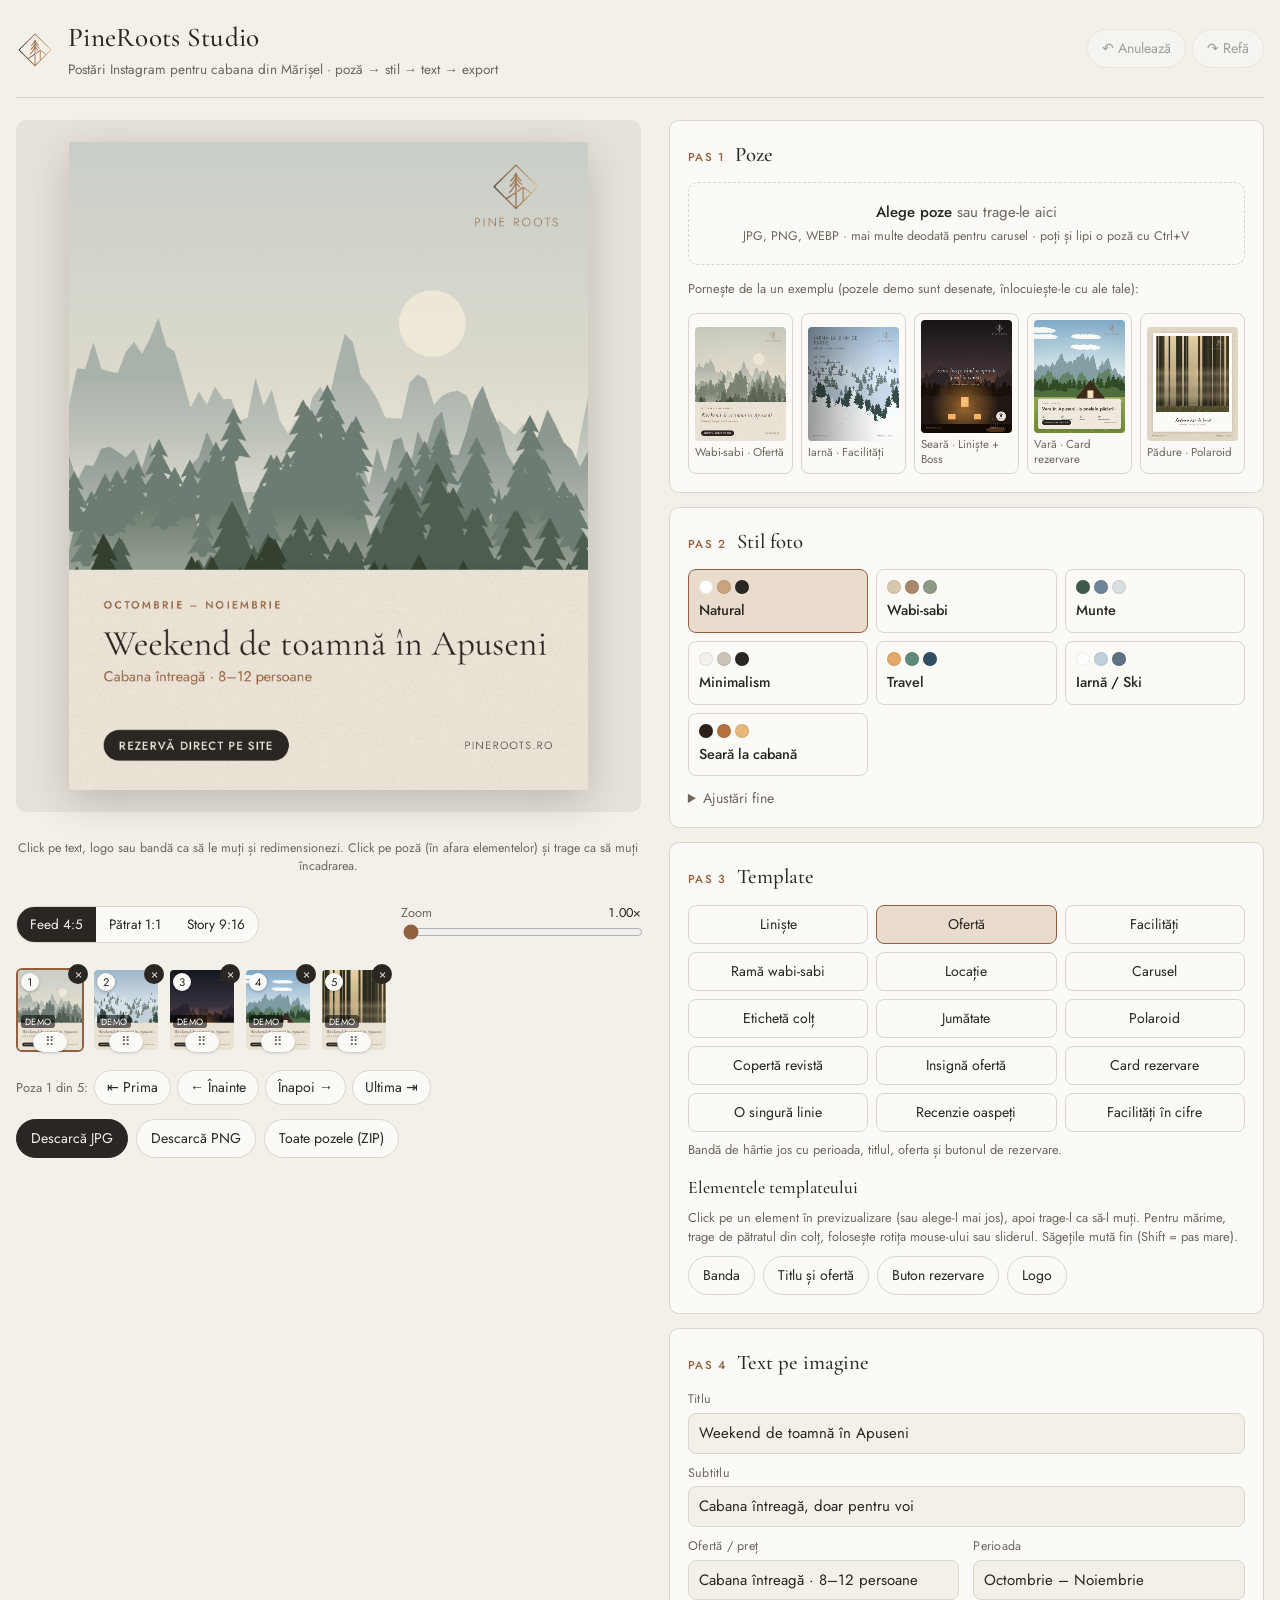
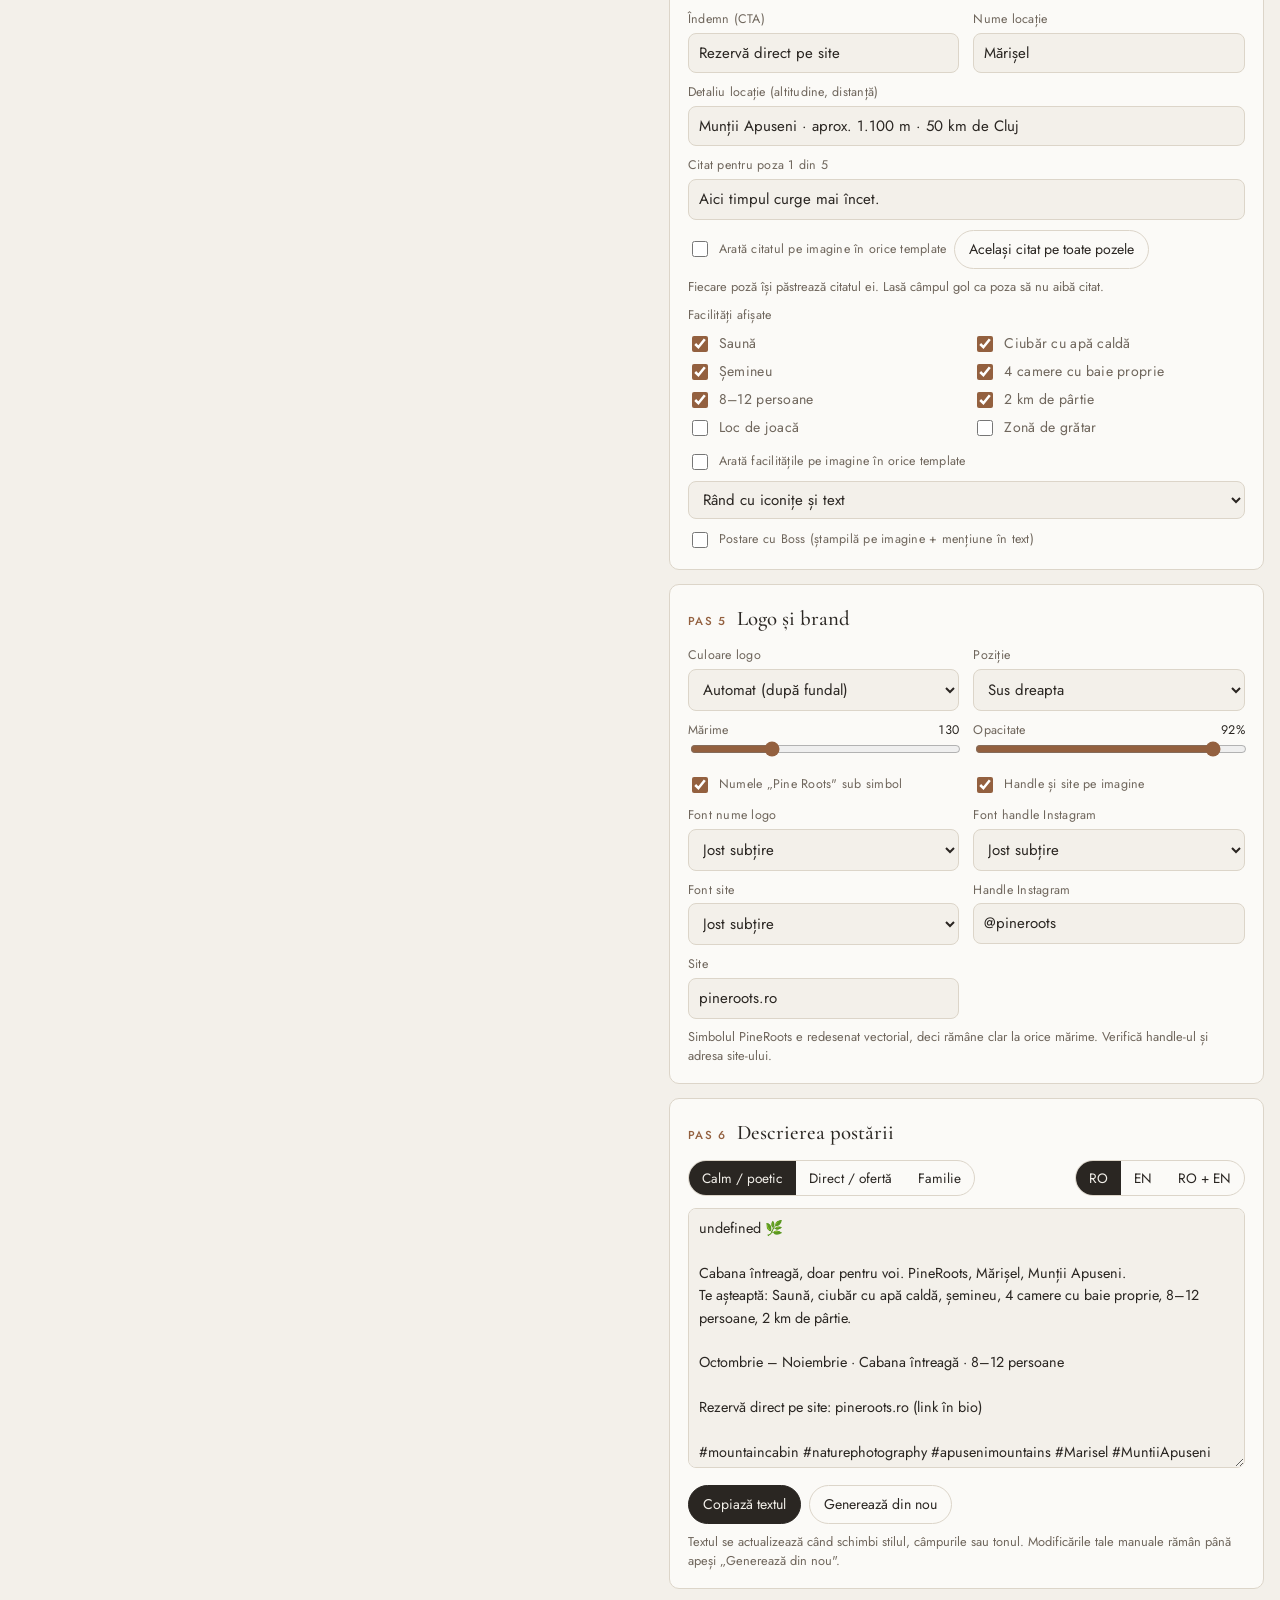
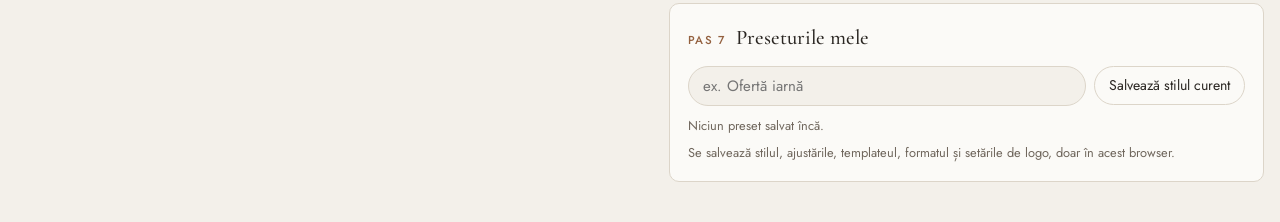
<file: studio-android/app/src/main/assets/www/index.html>
<!doctype html><html lang="ro"><head><meta charset="utf-8"><meta name="viewport" content="width=device-width,initial-scale=1,viewport-fit=cover"><style>:root{color-scheme:light;padding-top:env(safe-area-inset-top,0px);padding-bottom:env(safe-area-inset-bottom,0px)}body{margin:0;font:14px system-ui,sans-serif}img{max-width:100%}[hidden]{display:none!important}</style></head><body><title>PineRoots Studio</title>
<link rel="stylesheet" href="fonts.css">
<style>
/* Layout: atelier — previzualizarea fixă în stânga, pașii de lucru în dreapta; pe telefon, stivuite */
:root{
  --bg:#F3F0EA; --surface:#FBFAF7; --line:#DCD5C9; --ink:#2A2622; --muted:#6F665C;
  --copper:#93603F; --copper-soft:#E9DCCD; --sage:#6F7F66; --focus:#93603F;
  --stage:#E7E2D9;
  --serif:"Cormorant Garamond", Garamond, Georgia, serif;
  --sans:"Jost", "Helvetica Neue", Arial, sans-serif;
  --r:10px;
}
@media (prefers-color-scheme: dark){:root:not([data-theme="light"]){
  --bg:#191714; --surface:#221F1B; --line:#3A352F; --ink:#EEE8DF; --muted:#A79D90;
  --copper:#C99872; --copper-soft:#3A2D23; --sage:#9DAE92; --focus:#C99872; --stage:#12100E; color-scheme:dark}}
:root[data-theme="dark"]{
  --bg:#191714; --surface:#221F1B; --line:#3A352F; --ink:#EEE8DF; --muted:#A79D90;
  --copper:#C99872; --copper-soft:#3A2D23; --sage:#9DAE92; --focus:#C99872; --stage:#12100E; color-scheme:dark}
*{box-sizing:border-box}
body{background:var(--bg);color:var(--ink);font-family:var(--sans);font-size:15px;line-height:1.5;padding-inline:16px;padding-block:0 40px}
button,input,select,textarea{font:inherit;color:inherit}
:focus-visible{outline:2px solid var(--focus);outline-offset:2px}
.top{max-width:1320px;margin:0 auto;display:flex;align-items:center;gap:14px;padding-block:18px;border-bottom:1px solid var(--line)}
.top canvas{width:38px;height:38px}
.top h1{font-family:var(--serif);font-weight:500;font-size:1.7rem;margin:0;letter-spacing:.01em}
.top p{margin:0;color:var(--muted);font-size:.85rem}
.top .grow{flex:1;min-width:0}
.layout{max-width:1320px;margin:0 auto;display:grid;grid-template-columns:minmax(0,1.05fr) minmax(0,1fr);gap:28px;padding-top:22px}
@media (max-width:900px){.layout{grid-template-columns:minmax(0,1fr)}}
.stage{position:sticky;top:calc(env(safe-area-inset-top,0px) + 12px);align-self:start;display:flex;flex-direction:column;gap:14px;min-width:0}
@media (max-width:900px){.stage{position:static}}
.frame{background:var(--stage);border-radius:var(--r);padding:22px;display:flex;justify-content:center;align-items:center;min-height:300px;position:relative}
.frame.drag{outline:2px dashed var(--copper);outline-offset:-10px}
#preview{max-width:100%;max-height:72vh;width:auto;height:auto;box-shadow:0 12px 40px rgba(0,0,0,.18);cursor:grab;touch-action:none;display:block}
#preview:active{cursor:grabbing}
.hint{font-size:.78rem;color:var(--muted);text-align:center}
.row{display:flex;flex-wrap:wrap;gap:8px;align-items:center}
.thumbs{display:flex;gap:8px;overflow-x:auto;padding-bottom:4px}
.thumb{position:relative;flex:0 0 auto;border:2px solid transparent;border-radius:6px;padding:0;background:none;cursor:pointer}
.thumb canvas{display:block;width:64px;height:auto;border-radius:4px}
.thumb[aria-current="true"]{border-color:var(--copper)}
.thumb .x{position:absolute;top:-6px;right:-6px;width:20px;height:20px;border-radius:50%;border:none;background:var(--ink);color:var(--bg);font-size:12px;line-height:20px;cursor:pointer}
.thumbs{align-items:flex-start;padding-top:8px}
.thumb .n{position:absolute;left:3px;top:3px;min-width:18px;height:18px;padding:0 4px;border-radius:9px;background:var(--surface);color:var(--ink);font-size:11px;line-height:18px;text-align:center;font-variant-numeric:tabular-nums;box-shadow:0 1px 3px rgba(0,0,0,.25)}
.thumb .grip{position:absolute;left:50%;bottom:-2px;transform:translateX(-50%);width:34px;height:20px;border-radius:10px;background:var(--surface);color:var(--muted);font-size:13px;line-height:20px;text-align:center;touch-action:none;cursor:grab;box-shadow:0 1px 3px rgba(0,0,0,.2)}
.thumb.dragging{opacity:.35}
.thumb.ghost{position:fixed;pointer-events:none;z-index:20;opacity:.92;transform:scale(1.08);box-shadow:0 10px 30px rgba(0,0,0,.3);border-color:var(--copper)}
.thumbs .drop-mark{flex:0 0 3px;align-self:stretch;background:var(--copper);border-radius:2px}
.order{display:flex;gap:6px;align-items:center;flex-wrap:wrap}
.order .btn{padding:6px 12px}
.thumb .tag{position:absolute;left:3px;bottom:22px;font-size:9px;background:rgba(0,0,0,.55);color:#fff;padding:0 4px;border-radius:3px;letter-spacing:.04em}
.btn{border:1px solid var(--line);background:var(--surface);padding:8px 14px;border-radius:999px;cursor:pointer;font-size:.88rem;white-space:nowrap}
.btn:hover{border-color:var(--copper)}
.btn.primary{background:var(--ink);color:var(--bg);border-color:var(--ink)}
.btn.primary:hover{background:var(--copper);border-color:var(--copper)}
.btn[aria-pressed="true"]{background:var(--copper-soft);border-color:var(--copper);color:var(--ink)}
.seg{display:inline-flex;border:1px solid var(--line);border-radius:999px;overflow:hidden;background:var(--surface)}
.seg button{border:none;background:none;padding:7px 13px;cursor:pointer;font-size:.85rem}
.seg button[aria-pressed="true"]{background:var(--ink);color:var(--bg)}
.panel{display:flex;flex-direction:column;gap:14px;min-width:0}
.step{background:var(--surface);border:1px solid var(--line);border-radius:var(--r);padding:18px}
.step > h2{font-family:var(--serif);font-weight:500;font-size:1.3rem;margin:0 0 12px;display:flex;gap:10px;align-items:baseline}
.step > h2 span{font-family:var(--sans);font-size:.72rem;color:var(--copper);letter-spacing:.14em;font-weight:500}
.drop{border:1.5px dashed var(--line);border-radius:var(--r);padding:18px;text-align:center;cursor:pointer;color:var(--muted)}
.drop{position:relative}
.drop input[type=file]{position:absolute;inset:0;width:100%;height:100%;opacity:0;cursor:pointer;font-size:0}
.drop:focus-within{outline:2px solid var(--focus);outline-offset:2px}
.drop:hover,.drop.drag{border-color:var(--copper);color:var(--ink)}
.drop strong{color:var(--ink);font-weight:500}
.examples{display:grid;grid-template-columns:repeat(5,minmax(0,1fr));gap:8px;margin-top:14px}
@media (max-width:560px){.examples{grid-template-columns:none;grid-auto-flow:column;grid-auto-columns:120px;overflow-x:auto;padding-bottom:6px}}
.ex{border:1px solid var(--line);background:none;border-radius:8px;padding:6px;cursor:pointer;text-align:left}
.ex:hover{border-color:var(--copper)}
.ex canvas{width:100%;height:auto;display:block;border-radius:4px}
.ex small{display:block;font-size:.72rem;color:var(--muted);margin-top:4px;line-height:1.3}
.styles{display:grid;grid-template-columns:repeat(3,minmax(0,1fr));gap:8px}
@media (max-width:480px){.styles{grid-template-columns:repeat(2,minmax(0,1fr))}}
.chip{border:1px solid var(--line);background:none;border-radius:8px;padding:10px;cursor:pointer;text-align:left;display:flex;flex-direction:column;gap:6px}
.chip[aria-pressed="true"]{border-color:var(--copper);background:var(--copper-soft)}
.chip b{font-weight:500;font-size:.9rem}
.dots{display:flex;gap:4px}.dots i{width:14px;height:14px;border-radius:50%;display:block;border:1px solid rgba(0,0,0,.08)}
details{margin-top:12px}
summary{cursor:pointer;font-size:.88rem;color:var(--muted)}
.sliders{display:grid;grid-template-columns:repeat(2,minmax(0,1fr));gap:10px 18px;margin-top:10px}
@media (max-width:480px){.sliders{grid-template-columns:minmax(0,1fr)}}
.sl label{display:flex;justify-content:space-between;font-size:.8rem;color:var(--muted)}
.sl output{font-variant-numeric:tabular-nums;color:var(--ink)}
input[type=range]{width:100%;accent-color:var(--copper)}
.tpls{display:grid;grid-template-columns:repeat(3,minmax(0,1fr));gap:8px}
@media (max-width:480px){.tpls{grid-template-columns:repeat(2,minmax(0,1fr))}}
.fields{display:grid;grid-template-columns:repeat(2,minmax(0,1fr));gap:10px 14px}
@media (max-width:560px){.fields{grid-template-columns:minmax(0,1fr)}}
.f{display:flex;flex-direction:column;gap:4px;min-width:0}
.f.wide{grid-column:1/-1}
.f label{font-size:.78rem;color:var(--muted);letter-spacing:.02em}
.f input[type=text],.f select,textarea{border:1px solid var(--line);background:var(--bg);border-radius:8px;padding:8px 10px;width:100%}
.checks{display:grid;grid-template-columns:repeat(2,minmax(0,1fr));gap:6px 14px;margin-top:4px}
@media (max-width:480px){.checks{grid-template-columns:minmax(0,1fr)}}
.checks label,.inline{display:flex;gap:8px;align-items:center;font-size:.88rem}
input[type=checkbox]{accent-color:var(--copper);width:16px;height:16px}
textarea{min-height:260px;resize:vertical;line-height:1.55;font-size:.9rem}
.note{font-size:.8rem;color:var(--muted);margin:8px 0 0}
.presets{display:flex;flex-direction:column;gap:6px;margin-top:10px}
.preset{display:flex;gap:8px;align-items:center;justify-content:space-between;border:1px solid var(--line);border-radius:8px;padding:6px 10px}
.preset span{min-width:0;overflow:hidden;text-overflow:ellipsis;white-space:nowrap}
.sw{display:inline-flex;align-items:center;gap:6px;border:1px solid var(--line);background:var(--surface);border-radius:999px;padding:5px 11px 5px 6px;cursor:pointer;font-size:.8rem}
.sw i{width:18px;height:18px;border-radius:50%;display:block;border:1px solid rgba(0,0,0,.15)}
.sw[aria-pressed="true"]{border-color:var(--copper);background:var(--copper-soft)}
.hist{display:flex;gap:6px}
.hist .btn:disabled{opacity:.4;cursor:default}
.toast{position:fixed;left:50%;bottom:calc(20px + env(safe-area-inset-bottom,0px));transform:translateX(-50%);background:var(--ink);color:var(--bg);padding:10px 18px;border-radius:999px;font-size:.88rem;z-index:10;max-width:calc(100% - 32px)}
.sr{position:absolute;width:1px;height:1px;overflow:hidden;clip:rect(0 0 0 0)}
@media (prefers-reduced-motion:reduce){*{transition:none!important}}
</style>

<header class="top">
  <canvas id="mark" width="76" height="76" aria-hidden="true"></canvas>
  <div class="grow">
    <h1>PineRoots Studio</h1>
    <p>Postări Instagram pentru cabana din Mărișel · poză → stil → text → export</p>
  </div>
  <div class="hist">
    <button class="btn" type="button" id="undo" title="Anulează (Ctrl+Z)" disabled>↶ Anulează</button>
    <button class="btn" type="button" id="redo" title="Refă (Ctrl+Y)" disabled>↷ Refă</button>
  </div>
</header>

<main class="layout">
  <section class="stage" aria-label="Previzualizare">
    <div class="frame" id="frame">
      <canvas id="preview" aria-label="Previzualizarea postării"></canvas>
    </div>
    <p class="hint">Click pe text, logo sau bandă ca să le muți și redimensionezi. Click pe poză (în afara elementelor) și trage ca să muți încadrarea.</p>
    <div class="row" style="justify-content:space-between">
      <div class="seg" id="formatSeg" role="group" aria-label="Format">
        <button type="button" data-f="45">Feed 4:5</button>
        <button type="button" data-f="11">Pătrat 1:1</button>
        <button type="button" data-f="916">Story 9:16</button>
      </div>
      <div class="sl" style="min-width:160px;flex:1;max-width:240px">
        <label for="zoom">Zoom <output id="zoomOut">1.00×</output></label>
        <input type="range" id="zoom" min="1" max="2.5" step="0.01" value="1">
      </div>
    </div>
    <div class="thumbs" id="thumbs" aria-label="Pozele încărcate, în ordinea din carusel"></div>
    <div class="order" id="orderBar" hidden>
      <span class="note" style="margin:0" id="orderLab">Ordinea pozelor</span>
      <button class="btn" type="button" id="mvFirst" title="Mută prima">⇤ Prima</button>
      <button class="btn" type="button" id="mvLeft" title="Mută mai în față">← Înainte</button>
      <button class="btn" type="button" id="mvRight" title="Mută mai în spate">Înapoi →</button>
      <button class="btn" type="button" id="mvLast" title="Mută ultima">Ultima ⇥</button>
    </div>
    <div class="row">
      <button class="btn primary" type="button" id="dlJpg">Descarcă JPG</button>
      <button class="btn" type="button" id="dlPng">Descarcă PNG</button>
      <button class="btn" type="button" id="dlZip">Toate pozele (ZIP)</button>
      <button class="btn" type="button" id="dlAll" hidden>Salvează toate în Galerie</button>
      <button class="btn primary" type="button" id="shareIg" hidden>Distribuie în Instagram</button>
      <button class="btn" type="button" id="shareAny" hidden>Distribuie în altă aplicație</button>
    </div>
  </section>

  <div class="panel">
    <section class="step">
      <h2><span>PAS 1</span> Poze</h2>
      <div class="drop" id="drop">
        <strong>Alege poze</strong> sau trage-le aici<br>
        <small>JPG, PNG, WEBP · mai multe deodată pentru carusel · poți și lipi o poză cu Ctrl+V</small>
        <input type="file" id="file" accept="image/*" multiple aria-label="Alege poze">
      </div>
      <p class="note" style="margin-top:14px">Pornește de la un exemplu (pozele demo sunt desenate, înlocuiește-le cu ale tale):</p>
      <div class="examples" id="examples"></div>
    </section>

    <section class="step">
      <h2><span>PAS 2</span> Stil foto</h2>
      <div class="styles" id="styles"></div>
      <details>
        <summary>Ajustări fine</summary>
        <div class="sliders" id="sliders"></div>
        <button class="btn" type="button" id="resetAdj" style="margin-top:10px">Revino la presetare</button>
      </details>
    </section>

    <section class="step">
      <h2><span>PAS 3</span> Template</h2>
      <div class="tpls" id="tpls"></div>
      <p class="note" id="tplNote"></p>
      <h3 style="font-family:var(--serif);font-weight:500;font-size:1.1rem;margin:16px 0 6px">Elementele templateului</h3>
      <p class="note" style="margin:0 0 10px">Click pe un element în previzualizare (sau alege-l mai jos), apoi trage-l ca să-l muți. Pentru mărime, trage de pătratul din colț, folosește rotița mouse-ului sau sliderul. Săgețile mută fin (Shift = pas mare).</p>
      <div class="row" id="elList"></div>
      <div id="elCtl" hidden style="margin-top:12px">
        <div class="sl" style="max-width:360px"><label for="elSize">Mărime element <output id="elSizeOut">100%</output></label><input type="range" id="elSize" min="30" max="300" value="100"></div>
        <div class="f" style="margin-top:10px"><label id="elColorLab">Culoare</label><div class="row" id="elColors" role="group" aria-labelledby="elColorLab"></div></div>
        <div class="f" id="elFontWrap" style="margin-top:10px;max-width:360px"><label for="elFont">Font</label><select id="elFont"></select></div>
        <p class="note" id="elAutoNote">„Automat" alege text închis pe zone luminoase ale pozei și text deschis pe zone întunecate. Se recalculează când muți elementul.</p>
        <div class="row" style="margin-top:8px">
          <button class="btn" type="button" id="elHide">Ascunde</button>
          <button class="btn" type="button" id="elReset">Resetează elementul</button>
          <button class="btn" type="button" id="elResetAll">Resetează tot layoutul</button>
        </div>
      </div>
    </section>

    <section class="step">
      <h2><span>PAS 4</span> Text pe imagine</h2>
      <div class="fields">
        <div class="f wide"><label for="title">Titlu</label><input type="text" id="title" data-k="title"></div>
        <div class="f wide"><label for="subtitle">Subtitlu</label><input type="text" id="subtitle" data-k="subtitle"></div>
        <div class="f"><label for="offer">Ofertă / preț</label><input type="text" id="offer" data-k="offer"></div>
        <div class="f"><label for="period">Perioada</label><input type="text" id="period" data-k="period"></div>
        <div class="f"><label for="cta">Îndemn (CTA)</label><input type="text" id="cta" data-k="cta"></div>
        <div class="f"><label for="loc">Nume locație</label><input type="text" id="loc" data-k="loc"></div>
        <div class="f wide"><label for="locDetail">Detaliu locație (altitudine, distanță)</label><input type="text" id="locDetail" data-k="locDetail"></div>
        <div class="f wide"><label for="quote" id="quoteLab">Citat pentru poza selectată</label><input type="text" id="quote">
          <div class="row" style="margin-top:6px"><label class="inline"><input type="checkbox" id="showQuote"> Arată citatul pe imagine în orice template</label>
          <button class="btn" type="button" id="quoteAll">Același citat pe toate pozele</button></div>
          <p class="note" style="margin:4px 0 0">Fiecare poză își păstrează citatul ei. Lasă câmpul gol ca poza să nu aibă citat.</p></div>
        <div class="f wide"><label>Facilități afișate</label><div class="checks" id="facs"></div>
          <div class="row" style="margin-top:8px"><label class="inline"><input type="checkbox" id="showFacs"> Arată facilitățile pe imagine în orice template</label>
          <select id="facsMode" aria-label="Mod afișare facilități" style="border:1px solid var(--line);background:var(--bg);border-radius:8px;padding:6px 10px"><option value="row">Rând cu iconițe și text</option><option value="icons">Doar iconițe</option><option value="list">Listă verticală</option></select></div></div>
        <div class="f wide"><label class="inline"><input type="checkbox" id="boss"> Postare cu Boss (ștampilă pe imagine + mențiune în text)</label></div>
      </div>
    </section>

    <section class="step">
      <h2><span>PAS 5</span> Logo și brand</h2>
      <div class="fields">
        <div class="f"><label for="logoColor">Culoare logo</label>
          <select id="logoColor"><option value="auto">Automat (după fundal)</option><option value="copper">Cupru</option><option value="white">Alb</option><option value="char">Cărbune</option><option value="custom">Fișierul meu (PNG)</option></select></div>
        <div class="f"><label for="logoPos">Poziție</label>
          <select id="logoPos"><option value="tr">Sus dreapta</option><option value="tl">Sus stânga</option><option value="tc">Sus centru</option><option value="bl">Jos stânga</option><option value="br">Jos dreapta</option><option value="none">Fără logo</option></select></div>
        <div class="f"><div class="sl"><label for="logoSize">Mărime <output id="logoSizeOut"></output></label><input type="range" id="logoSize" min="60" max="300" value="130"></div></div>
        <div class="f"><div class="sl"><label for="logoOp">Opacitate <output id="logoOpOut"></output></label><input type="range" id="logoOp" min="20" max="100" value="92"></div></div>
        <div class="f"><label class="inline"><input type="checkbox" id="logoName" checked> Numele „Pine Roots" sub simbol</label></div>
        <div class="f"><label class="inline"><input type="checkbox" id="footer" checked> Handle și site pe imagine</label></div>
        <div class="f"><label for="bfLogo">Font nume logo</label><select id="bfLogo" data-bf="logo"></select></div>
        <div class="f"><label for="bfHandle">Font handle Instagram</label><select id="bfHandle" data-bf="handle"></select></div>
        <div class="f"><label for="bfSite">Font site</label><select id="bfSite" data-bf="site"></select></div>
        <div class="f"><label for="handle">Handle Instagram</label><input type="text" id="handle" data-k="handle"></div>
        <div class="f"><label for="site">Site</label><input type="text" id="site" data-k="site"></div>
        <div class="f wide" id="logoUpWrap" hidden><label for="logoFile">Încarcă logo PNG transparent</label><input type="file" id="logoFile" accept="image/png,image/svg+xml,image/webp"></div>
      </div>
      <p class="note">Simbolul PineRoots e redesenat vectorial, deci rămâne clar la orice mărime. Verifică handle-ul și adresa site-ului.</p>
    </section>

    <section class="step">
      <h2><span>PAS 6</span> Descrierea postării</h2>
      <div class="row" style="justify-content:space-between">
        <div class="seg" id="toneSeg" role="group" aria-label="Ton">
          <button type="button" data-t="calm">Calm / poetic</button>
          <button type="button" data-t="direct">Direct / ofertă</button>
          <button type="button" data-t="family">Familie</button>
        </div>
        <div class="seg" id="langSeg" role="group" aria-label="Limbă">
          <button type="button" data-l="ro">RO</button>
          <button type="button" data-l="en">EN</button>
          <button type="button" data-l="both">RO + EN</button>
        </div>
      </div>
      <textarea id="caption" aria-label="Descrierea postării" style="margin-top:12px"></textarea>
      <div class="row" style="margin-top:10px">
        <button class="btn primary" type="button" id="copy">Copiază textul</button>
        <button class="btn" type="button" id="regen">Generează din nou</button>
        <button class="btn" type="button" id="ai" hidden>Rescrie cu AI</button>
      </div>
      <p class="note" id="capNote">Textul se actualizează când schimbi stilul, câmpurile sau tonul. Modificările tale manuale rămân până apeși „Generează din nou".</p>
    </section>

    <section class="step">
      <h2><span>PAS 7</span> Preseturile mele</h2>
      <div class="row">
        <input type="text" id="presetName" placeholder="ex. Ofertă iarnă" aria-label="Nume preset" style="flex:1;min-width:140px;border:1px solid var(--line);background:var(--bg);border-radius:999px;padding:8px 14px">
        <button class="btn" type="button" id="savePreset">Salvează stilul curent</button>
      </div>
      <div class="presets" id="presets"></div>
      <p class="note">Se salvează stilul, ajustările, templateul, formatul și setările de logo, doar în acest browser.</p>
    </section>
  </div>
</main>
<div class="toast" id="toast" hidden></div>

<script src="jszip.min.js"></script>
<script>
"use strict";
/* ---------- Brand ---------- */
const B={paper:'#EFE8DC',paper2:'#E6DCCB',bej:'#D8C8AE',copper:'#93603F',copperL:'#C9A27E',sage:'#7F8F76',char:'#2A2622',white:'#FAF6EE'};
const SERIF='"Cormorant Garamond", Garamond, Georgia, serif';
const SANS='Jost, "Helvetica Neue", Arial, sans-serif';

const STYLES={
  natural:{name:'Natural',adj:{b:0,c:0,s:0,w:0,f:0,g:0,v:0},haze:0,accent:B.copper,font:{serif:true,w:400,it:false,up:false},dots:['#FFFFFF','#C9A27E','#2A2622']},
  wabi:{name:'Wabi-sabi',adj:{b:2,c:-5,s:-12,w:5,f:8,g:3,v:5},haze:0,accent:B.copper,font:{serif:true,w:300,it:true,up:false},dots:['#D8C8AE','#A9876B','#8E9A84']},
  munte:{name:'Munte',adj:{b:0,c:6,s:0,w:-2,f:0,g:0,v:8},haze:5,accent:B.sage,font:{serif:true,w:500,it:false,up:true},dots:['#3E5A4A','#6C8597','#D9DEE0']},
  minimal:{name:'Minimalism',adj:{b:5,c:-6,s:-14,w:0,f:5,g:0,v:0},haze:0,accent:B.char,font:{serif:false,w:300,it:false,up:false},dots:['#F4F1EC','#C9C3BA','#2A2622']},
  travel:{name:'Travel',adj:{b:2,c:3,s:6,w:5,f:0,g:0,v:5},haze:0,accent:B.copper,font:{serif:false,w:500,it:false,up:false},dots:['#E3A867','#5F8A7A','#2F4E66']},
  iarna:{name:'Iarnă / Ski',adj:{b:4,c:3,s:-6,w:-5,f:0,g:0,v:3},haze:0,accent:B.sage,font:{serif:false,w:300,it:false,up:true},dots:['#FFFFFF','#BFD0DC','#5C7183']},
  seara:{name:'Seară la cabană',adj:{b:-3,c:4,s:-4,w:8,f:2,g:2,v:12},haze:0,accent:'#C08A5A',font:{serif:true,w:400,it:true,up:false},dots:['#2B201A','#B5713E','#E8B77A']}
};
const SLIDERS=[['b','Luminozitate',-50,50],['c','Contrast',-50,50],['w','Căldură',-40,40],['s','Saturație',-100,50],['f','Mat (umbre ridicate)',0,60],['g','Grain',0,50],['v','Vignetă',0,70]];
const TEMPLATES={
  liniste:{name:'Liniște',note:'Un citat scurt, centrat. Folosește câmpul „Citat" și „Subtitlu" ca semnătură.'},
  oferta:{name:'Ofertă',note:'Bandă de hârtie jos cu perioada, titlul, oferta și butonul de rezervare.'},
  facilitati:{name:'Facilități',note:'Lista facilităților bifate, cu iconițe, peste o umbră discretă.'},
  rama:{name:'Ramă wabi-sabi',note:'Poza în chenar cu margini neregulate pe hârtie, titlul dedesubt.'},
  locatie:{name:'Locație',note:'Numele locului mare, cu detaliul de altitudine și distanță.'},
  carusel:{name:'Carusel',note:'Prima poză = copertă, cele din mijloc curate cu numerotare, ultima = rezervare. Încarcă 3–10 poze.'},
  colt:{name:'Etichetă colț',note:'Un card mic de hârtie în colț, cu subtitlu, titlu și ofertă. Poza rămâne aproape liberă.'},
  split:{name:'Jumătate',note:'Poza sus, text pe hârtie jos: perioadă, titlu, subtitlu și buton.'},
  polaroid:{name:'Polaroid',note:'Poza ca o fotografie polaroid, cu titlul scris de mână dedesubt.'},
  coperta:{name:'Copertă revistă',note:'Titlu mare centrat sus, cu subtitlul ca rubrică; perioada și oferta jos.'},
  pret:{name:'Insignă ofertă',note:'Insignă rotundă cu perioada și oferta, titlul mare în stânga jos.'},
  card:{name:'Card rezervare',note:'Card alb plutitor jos, cu titlu, până la 4 facilități cu iconițe și butonul de rezervare.'},
  linie:{name:'O singură linie',note:'Doar o linie de titlu și un detaliu, discret, jos. Cel mai curat template.'},
  recenzie:{name:'Recenzie oaspeți',note:'Citatul ca recenzie cu 5 stele; numele oaspetelui în „Subtitlu". Folosește doar recenzii reale, cu acordul oaspetelui.'},
  cifre:{name:'Facilități în cifre',note:'Titlu sus și 3 cifre mari jos (camere, persoane, distanța până la pârtie), după facilitățile bifate.'}
};
const FAC=[
  {id:'sauna',ro:'Saună',en:'Sauna'},
  {id:'ciubar',ro:'Ciubăr cu apă caldă',en:'Wood-fired hot tub'},
  {id:'semineu',ro:'Șemineu',en:'Fireplace'},
  {id:'camere',ro:'4 camere cu baie proprie',en:'4 ensuite bedrooms'},
  {id:'pers',ro:'8–12 persoane',en:'Sleeps 8–12'},
  {id:'partie',ro:'2 km de pârtie',en:'2 km from the ski slope'},
  {id:'joaca',ro:'Loc de joacă',en:'Playground'},
  {id:'gratar',ro:'Zonă de grătar',en:'BBQ area'}
];
const FORMATS={'45':[1080,1350],'11':[1080,1080],'916':[1080,1920]};

/* ---------- State ---------- */
const S={
  style:'natural', adj:{...STYLES.natural.adj}, template:'oferta', format:'45',
  fields:{title:'Weekend de toamnă în Apuseni',subtitle:'Cabana întreagă, doar pentru voi',offer:'Cabana întreagă · 8–12 persoane',period:'Octombrie – Noiembrie',cta:'Rezervă direct pe site',loc:'Mărișel',locDetail:'Munții Apuseni · aprox. 1.100 m · 50 km de Cluj',quote:'Aici timpul curge mai încet.',handle:'@pineroots',site:'pineroots.ro'},
  facs:['sauna','ciubar','semineu','camere','pers','partie'], boss:false,
  showQuote:false,showFacs:false,facsMode:'row',bfont:{logo:'jostL',handle:'jostL',site:'jostL'},logo:{color:'auto',pos:'tr',size:130,op:92,name:true,img:null,imgData:null}, footer:true,
  tone:'calm', lang:'ro', images:[], active:0, captionDirty:false, lay:{}, sel:null
};

/* ---------- Utils ---------- */
const $=id=>document.getElementById(id);
function rng(seed){return function(){seed|=0;seed=seed+0x6D2B79F5|0;let t=Math.imul(seed^seed>>>15,1|seed);t=t+Math.imul(t^t>>>7,61|t)^t;return((t^t>>>14)>>>0)/4294967296}}
function toast(msg){const t=$('toast');t.textContent=msg;t.hidden=false;clearTimeout(toast._t);toast._t=setTimeout(()=>t.hidden=true,2600)}
function ls(k,v){try{if(v===undefined)return JSON.parse(localStorage.getItem(k)||'null');localStorage.setItem(k,JSON.stringify(v));return true}catch(e){return v===undefined?null:false}}
function setLS(ctx,px){if('letterSpacing' in ctx)ctx.letterSpacing=px+'px'}

/* ---------- Noise ---------- */
const NOISE=(()=>{const c=document.createElement('canvas');c.width=c.height=192;const x=c.getContext('2d'),d=x.createImageData(192,192),r=rng(11);for(let i=0;i<d.data.length;i+=4){const v=128+(r()-.5)*190;d.data[i]=d.data[i+1]=d.data[i+2]=v;d.data[i+3]=255}x.putImageData(d,0,0);return c})();
const PAPERN=(()=>{const c=document.createElement('canvas');c.width=c.height=256;const x=c.getContext('2d'),d=x.createImageData(256,256),r=rng(5);for(let i=0;i<d.data.length;i+=4){const v=200+r()*55;d.data[i]=v;d.data[i+1]=v-4;d.data[i+2]=v-12;d.data[i+3]=255}x.putImageData(d,0,0);x.globalAlpha=.06;x.strokeStyle='#5a4630';for(let i=0;i<60;i++){x.beginPath();const y=r()*256;x.moveTo(0,y);x.bezierCurveTo(80,y+r()*6,170,y-r()*6,256,y+r()*4);x.lineWidth=r()*1.2;x.stroke()}return c})();

/* ---------- PineRoots logo (vector) ---------- */
function logoPaths(ctx){
  ctx.beginPath();ctx.moveTo(350,62);ctx.lineTo(560,270);ctx.lineTo(350,480);ctx.lineTo(140,270);ctx.closePath();
  // trunk
  ctx.moveTo(350,140);ctx.lineTo(350,472);
  // branches
  ctx.moveTo(350,142);ctx.quadraticCurveTo(334,186,302,212);
  ctx.moveTo(350,142);ctx.quadraticCurveTo(366,186,398,212);
  ctx.moveTo(350,184);ctx.quadraticCurveTo(330,236,295,264);
  ctx.moveTo(350,184);ctx.quadraticCurveTo(374,228,408,250);
  ctx.moveTo(350,224);ctx.quadraticCurveTo(326,292,288,324);
  ctx.moveTo(350,226);ctx.quadraticCurveTo(366,256,388,274);
  // mountains
  ctx.moveTo(262,382);ctx.lineTo(350,326);
  ctx.moveTo(368,314);ctx.lineTo(420,274);ctx.lineTo(492,330);
  ctx.moveTo(419,277);ctx.lineTo(419,405);
}
function logoStroke(ctx,color){
  if(color==='white')return B.white;
  if(color==='char')return B.char;
  const g=ctx.createLinearGradient(140,0,560,0);
  g.addColorStop(0,'#2C221C');g.addColorStop(.28,'#7E5236');g.addColorStop(.6,'#A8754F');g.addColorStop(1,'#E2C29E');return g;
}
// draws symbol whose diamond width = w, top-left at (x,y); returns height
function drawSymbol(ctx,x,y,w,color){
  const s=w/420;ctx.save();ctx.translate(x-140*s,y-62*s);ctx.scale(s,s);
  ctx.lineCap='round';ctx.lineJoin='round';ctx.lineWidth=11;ctx.strokeStyle=logoStroke(ctx,color);
  logoPaths(ctx);ctx.stroke();ctx.restore();return 418*s;
}

/* ---------- Demo photos (drawn) ---------- */
function ridge(r,w,base,amp,rough){const pts=[];let n=64;let y=base;for(let i=0;i<=n;i++){y+=(r()-.5)*amp*rough;y=y*.82+base*.18;pts.push([i/n*w,y])}return pts}
function fillRidge(x,pts,w,h,style){x.beginPath();x.moveTo(0,h);pts.forEach(p=>x.lineTo(p[0],p[1]));x.lineTo(w,h);x.closePath();x.fillStyle=style;x.fill()}
function pine(x,cx,by,hh,col){x.fillStyle=col;x.beginPath();x.moveTo(cx,by-hh);for(let t=0;t<3;t++){const yy=by-hh+hh*(t+1)/3.2;const ww=hh*(.16+t*.08);x.lineTo(cx+ww,yy);x.lineTo(cx+ww*.35,yy-hh*.04)}x.lineTo(cx+hh*.06,by);x.lineTo(cx-hh*.06,by);for(let t=2;t>=0;t--){const yy=by-hh+hh*(t+1)/3.2;const ww=hh*(.16+t*.08);x.lineTo(cx-ww*.35,yy-hh*.04);x.lineTo(cx-ww,yy)}x.closePath();x.fill()}
function demo(kind){
  const w=1400,h=1750,c=document.createElement('canvas');c.width=w;c.height=h;const x=c.getContext('2d');const r=rng(kind==='mist'?3:kind==='snow'?8:21);
  if(kind==='mist'){
    let g=x.createLinearGradient(0,0,0,h);g.addColorStop(0,'#C9CFC8');g.addColorStop(.5,'#E4DED0');g.addColorStop(1,'#B8B39E');x.fillStyle=g;x.fillRect(0,0,w,h);
    x.fillStyle='rgba(255,246,225,.55)';x.beginPath();x.arc(w*.7,h*.28,90,0,7);x.fill();
    const cols=['#A9B2AA','#8C9890','#6D7C70','#4E5D50','#34402F'];
    cols.forEach((col,i)=>{const pts=ridge(r,w,h*(.38+i*.1),180,1.3);fillRidge(x,pts,w,h,col);
      const fg=x.createLinearGradient(0,h*(.36+i*.1),0,h*(.52+i*.1));fg.addColorStop(0,'rgba(236,232,220,0)');fg.addColorStop(1,'rgba(236,232,220,.55)');x.fillStyle=fg;x.fillRect(0,h*(.34+i*.1),w,h*.2);
      if(i>=2){for(let k=0;k<40+i*12;k++){const px=r()*w;const idx=Math.min(64,Math.round(px/w*64));pine(x,px,pts[idx][1]+30+r()*40,60+i*28+r()*50,col)}}});
    x.fillStyle='#25301F';x.fillRect(0,h*.93,w,h*.07);
  }else if(kind==='snow'){
    let g=x.createLinearGradient(0,0,0,h);g.addColorStop(0,'#9FB8CC');g.addColorStop(.55,'#E5ECF0');g.addColorStop(1,'#F6F8F9');x.fillStyle=g;x.fillRect(0,0,w,h);
    const cols=['#D7E1E8','#C2D0DA','#EEF2F5','#FAFBFC'];
    cols.forEach((col,i)=>{const pts=ridge(r,w,h*(.4+i*.12),220,1.2);fillRidge(x,pts,w,h,col);
      if(i<3){for(let k=0;k<55;k++){const px=r()*w;const idx=Math.min(64,Math.round(px/w*64));pine(x,px,pts[idx][1]+40+r()*80,50+i*40+r()*40,i===2?'#3B4D45':'#6E8079')}}});
    x.strokeStyle='rgba(120,140,155,.35)';x.lineWidth=3;x.beginPath();x.moveTo(w*.15,h);x.bezierCurveTo(w*.4,h*.8,w*.55,h*.75,w*.62,h*.6);x.stroke();
  }else{
    let g=x.createLinearGradient(0,0,0,h);g.addColorStop(0,'#141821');g.addColorStop(.45,'#3A3240');g.addColorStop(.62,'#8A5A44');g.addColorStop(1,'#1C1714');x.fillStyle=g;x.fillRect(0,0,w,h);
    for(let i=0;i<140;i++){x.fillStyle='rgba(255,240,220,'+(r()*.7)+')';x.fillRect(r()*w,r()*h*.42,2,2)}
    fillRidge(x,ridge(r,w,h*.5,160,1.2),w,h,'#2A2430');fillRidge(x,ridge(r,w,h*.6,120,1),w,h,'#1D1A1E');
    for(let k=0;k<50;k++){const px=r()*w;pine(x,px,h*.66+r()*40,120+r()*120,'#121012')}
    // cabin
    const cx=w*.48,cy=h*.8;x.fillStyle='#1A1512';x.beginPath();x.moveTo(cx-330,cy);x.lineTo(cx,cy-420);x.lineTo(cx+330,cy);x.closePath();x.fill();
    x.fillStyle='#24201B';x.fillRect(cx-380,cy,760,210);
    const glow=x.createRadialGradient(cx,cy-60,10,cx,cy-60,520);glow.addColorStop(0,'rgba(255,170,90,.55)');glow.addColorStop(1,'rgba(255,170,90,0)');x.fillStyle=glow;x.fillRect(0,0,w,h);
    x.fillStyle='#FFB86B';[[cx-60,cy-210,120,150],[cx-250,cy+50,110,90],[cx+140,cy+50,110,90]].forEach(a=>x.fillRect(...a));
    x.fillStyle='#FFD9A0';x.fillRect(cx-4,cy-210,8,150);x.fillRect(cx-60,cy-140,120,6);
    x.fillStyle='#0F0C0A';x.fillRect(0,cy+210,w,h);
    // hot tub glow
    x.fillStyle='rgba(255,180,110,.25)';x.beginPath();x.ellipse(w*.82,cy+300,150,40,0,0,7);x.fill();
    x.strokeStyle='rgba(255,210,170,.18)';x.lineWidth=5;for(let i=0;i<4;i++){x.beginPath();x.moveTo(w*.78+i*30,cy+260);x.bezierCurveTo(w*.76+i*30,cy+200,w*.8+i*30,cy+160,w*.78+i*30,cy+110);x.stroke()}
  }
  return c;
}
function demo2(kind){
  const w=1400,h=1750,c=document.createElement('canvas');c.width=w;c.height=h;const x=c.getContext('2d');const r=rng(kind==='summer'?13:31);
  if(kind==='summer'){
    let g=x.createLinearGradient(0,0,0,h);g.addColorStop(0,'#7FA9C9');g.addColorStop(.45,'#CFE0E6');g.addColorStop(1,'#E9E4C8');x.fillStyle=g;x.fillRect(0,0,w,h);
    x.fillStyle='rgba(255,255,255,.75)';for(let i=0;i<5;i++){const cx=r()*w,cy=h*(.08+r()*.18);for(let j=0;j<6;j++){x.beginPath();x.ellipse(cx+j*55-130,cy+(j%2)*12,90,34,0,0,7);x.fill()}}
    fillRidge(x,ridge(r,w,h*.42,170,1.2),w,h,'#7E9AA3');fillRidge(x,ridge(r,w,h*.5,140,1.1),w,h,'#5F7F6A');
    const p3=ridge(r,w,h*.58,90,1);fillRidge(x,p3,w,h,'#4C6B45');for(let k=0;k<60;k++){const px=r()*w;const idx=Math.min(64,Math.round(px/w*64));pine(x,px,p3[idx][1]+40,90+r()*90,'#2F4A2E')}
    let m=x.createLinearGradient(0,h*.66,0,h);m.addColorStop(0,'#8FA65A');m.addColorStop(1,'#6F8A3E');x.fillStyle=m;x.fillRect(0,h*.68,w,h*.32);
    for(let i=0;i<900;i++){x.fillStyle=['#F2E6A6','#FFFFFF','#E7B9C4','#D9D27A'][i%4];x.globalAlpha=.7;x.fillRect(r()*w,h*.7+r()*h*.3,4,4)}x.globalAlpha=1;
    const cx=w*.62,cy=h*.72;x.fillStyle='#3A2C22';x.beginPath();x.moveTo(cx-260,cy);x.lineTo(cx,cy-330);x.lineTo(cx+260,cy);x.closePath();x.fill();
    x.fillStyle='#7A5A40';x.fillRect(cx-230,cy,460,170);x.fillStyle='#E8D9BC';x.fillRect(cx-45,cy-170,90,120);x.fillRect(cx-170,cy+40,80,70);x.fillRect(cx+90,cy+40,80,70);
  }else{
    let g=x.createLinearGradient(0,0,0,h);g.addColorStop(0,'#E9D3A6');g.addColorStop(.5,'#B9A47E');g.addColorStop(1,'#3C3A2A');x.fillStyle=g;x.fillRect(0,0,w,h);
    x.save();x.globalCompositeOperation='screen';for(let i=0;i<7;i++){const a=-.35+i*.12;x.fillStyle='rgba(255,236,190,.09)';x.beginPath();x.moveTo(w*.78,0);x.lineTo(w*.78+Math.tan(a)*h-120,h);x.lineTo(w*.78+Math.tan(a)*h+120,h);x.closePath();x.fill()}x.restore();
    for(let k=0;k<26;k++){const tx=r()*w,tw=26+r()*40;x.fillStyle=k%3?'#2C2A1E':'#3D3826';x.fillRect(tx,0,tw,h);
      }
    for(let i=0;i<3;i++){const y0=h*(.45+i*.12);const mg=x.createLinearGradient(0,y0-140,0,y0+140);mg.addColorStop(0,'rgba(233,211,166,0)');mg.addColorStop(.5,'rgba(233,211,166,.28)');mg.addColorStop(1,'rgba(233,211,166,0)');x.fillStyle=mg;x.fillRect(0,y0-140,w,280)}
    let fl=x.createLinearGradient(0,h*.78,0,h);fl.addColorStop(0,'#5A5434');fl.addColorStop(1,'#2E2C1C');x.fillStyle=fl;x.fillRect(0,h*.8,w,h*.2);
    for(let i=0;i<300;i++){x.fillStyle='rgba(120,140,70,.6)';x.beginPath();x.ellipse(r()*w,h*.8+r()*h*.2,10+r()*14,4,r()*3,0,7);x.fill()}
  }
  return c;
}

/* ---------- Smart focus ---------- */
function smartFocus(img){
  const n=48,c=document.createElement('canvas');c.width=c.height=n;const x=c.getContext('2d');x.drawImage(img,0,0,n,n);
  const d=x.getImageData(0,0,n,n).data;const g=new Float32Array(n*n);for(let i=0;i<n*n;i++)g[i]=d[i*4]*.3+d[i*4+1]*.59+d[i*4+2]*.11;
  let sx=0,sy=0,sw=0;for(let y=1;y<n-1;y++)for(let xx=1;xx<n-1;xx++){const i=y*n+xx;const m=Math.abs(g[i+1]-g[i-1])+Math.abs(g[i+n]-g[i-n]);sx+=m*xx;sy+=m*y;sw+=m}
  if(!sw)return{cx:.5,cy:.5};return{cx:.5+((sx/sw)/n-.5)*.6,cy:.5+((sy/sw)/n-.5)*.6};
}

/* ---------- Photo processing ---------- */
function adjust(ctx,w,h,a){
  if(!a.b&&!a.c&&!a.s&&!a.w&&!a.f)return;
  const im=ctx.getImageData(0,0,w,h),d=im.data;const Bm=1+a.b/100,C=1+a.c/100,Sm=1+a.s/100,W=a.w*.9;
  const lift=a.f*1.4,roll=a.f*.35;const L1=new Float32Array(256),LF=new Float32Array(256);
  for(let i=0;i<256;i++){L1[i]=(i*Bm-128)*C+128;LF[i]=lift+i*(255-lift-roll)/255}
  for(let i=0;i<d.length;i+=4){
    let r=L1[d[i]],g=L1[d[i+1]],b=L1[d[i+2]];const l=r*.299+g*.587+b*.114;
    r=l+(r-l)*Sm+W;g=l+(g-l)*Sm+W*.25;b=l+(b-l)*Sm-W;
    r=r<0?0:r>255?255:r;g=g<0?0:g>255?255:g;b=b<0?0:b>255?255:b;
    d[i]=LF[r|0];d[i+1]=LF[g|0];d[i+2]=LF[b|0];
  }
  ctx.putImageData(im,0,0);
}
function photoCanvas(entry,pw,ph,cfg,k){
  const c=document.createElement('canvas');c.width=pw;c.height=ph;const x=c.getContext('2d');
  const img=entry.img,iw=img.width,ih=img.height;const sc=Math.max(pw/iw,ph/ih)*(entry.zoom||1);const dw=iw*sc,dh=ih*sc;
  let dx=pw/2-entry.cx*dw,dy=ph/2-entry.cy*dh;dx=Math.min(0,Math.max(pw-dw,dx));dy=Math.min(0,Math.max(ph-dh,dy));
  x.drawImage(img,dx,dy,dw,dh);entry._lay={dw,dh};
  adjust(x,pw,ph,cfg.adj);
  const st=STYLES[cfg.style];
  if(st.haze){const g=x.createLinearGradient(0,0,0,ph*.6);g.addColorStop(0,'rgba(240,242,240,'+st.haze/100+')');g.addColorStop(1,'rgba(240,242,240,0)');x.fillStyle=g;x.fillRect(0,0,pw,ph)}
  if(cfg.adj.g){x.save();x.globalCompositeOperation='overlay';x.globalAlpha=cfg.adj.g/100*.9;const s=Math.max(.6,k*1.6);x.scale(s,s);x.fillStyle=x.createPattern(NOISE,'repeat');x.fillRect(0,0,pw/s+1,ph/s+1);x.restore()}
  if(cfg.adj.v){const g=x.createRadialGradient(pw/2,ph/2,Math.min(pw,ph)*.35,pw/2,ph/2,Math.hypot(pw,ph)*.6);g.addColorStop(0,'rgba(15,12,10,0)');g.addColorStop(1,'rgba(15,12,10,'+cfg.adj.v/100+')');x.fillStyle=g;x.fillRect(0,0,pw,ph)}
  return c;
}

/* ---------- Text helpers ---------- */
function HF(st,size,k){const f=st.font;return f.serif?`${f.it?'italic ':''}${f.w} ${size*k}px ${SERIF}`:`${f.w} ${size*k}px ${SANS}`}
function SF(w,size,k){return `${w} ${size*k}px ${SANS}`}
function headText(st,t){return st.font.up?t.toUpperCase():t}
function headSpacing(ctx,st,k,size){setLS(ctx,st.font.up?size*.08*k:0)}
function wrap(ctx,text,maxW,maxLines){
  const out=[];String(text||'').split('\n').forEach(par=>{let line='';par.split(/\s+/).filter(Boolean).forEach(wd=>{const t=line?line+' '+wd:wd;if(ctx.measureText(t).width>maxW&&line){out.push(line);line=wd}else line=t});if(line)out.push(line)});
  if(maxLines&&out.length>maxLines){out.length=maxLines;out[maxLines-1]=out[maxLines-1].replace(/\s*\S*$/,'')+'…'}return out;
}
function lines(ctx,ls,x,y,lh){ls.forEach((l,i)=>ctx.fillText(l,x,y+i*lh))}
function lum(ctx,x,y,w,h){if(ctx.getTransform){const m=ctx.getTransform(),p1=m.transformPoint({x,y}),p2=m.transformPoint({x:x+w,y:y+h});x=Math.min(p1.x,p2.x);y=Math.min(p1.y,p2.y);w=Math.abs(p2.x-p1.x);h=Math.abs(p2.y-p1.y)}
  x=Math.max(0,x|0);y=Math.max(0,y|0);w=Math.max(1,Math.min(ctx.canvas.width-x,w|0));h=Math.max(1,Math.min(ctx.canvas.height-y,h|0));
  const d=ctx.getImageData(x,y,w,h).data;let s=0,n=0;for(let i=0;i<d.length;i+=64){s+=d[i]*.299+d[i+1]*.587+d[i+2]*.114;n++}return n?s/n/255:0}
function scrim(ctx,x,y,w,h,k,rgb,a){if(!(a>0))return;ctx.save();ctx.fillStyle=`rgba(${rgb},${a})`;ctx.shadowColor=`rgba(${rgb},${a})`;ctx.shadowBlur=70*k;
  ctx.beginPath();ctx.roundRect?ctx.roundRect(x,y,w,h,40*k):ctx.rect(x,y,w,h);ctx.fill();ctx.restore()}
function shadowOn(ctx,k){ctx.shadowColor='rgba(0,0,0,.35)';ctx.shadowBlur=14*k;ctx.shadowOffsetY=2*k}
function shadowOff(ctx){ctx.shadowColor='transparent';ctx.shadowBlur=0;ctx.shadowOffsetY=0}
function rrect(ctx,x,y,w,h,r){ctx.beginPath();if(ctx.roundRect)ctx.roundRect(x,y,w,h,r);else ctx.rect(x,y,w,h)}
function paperFill(ctx,x,y,w,h,k,col){ctx.save();ctx.fillStyle=col||B.paper;ctx.fillRect(x,y,w,h);ctx.globalCompositeOperation='multiply';ctx.globalAlpha=.2;const p=ctx.createPattern(PAPERN,'repeat');ctx.fillStyle=p;ctx.fillRect(x,y,w,h);ctx.restore()}

/* ---------- Icons ---------- */
function icon(ctx,id,x,y,s,col){
  ctx.save();ctx.translate(x,y);ctx.scale(s/40,s/40);ctx.strokeStyle=col;ctx.fillStyle=col;ctx.lineWidth=2.4;ctx.lineCap='round';ctx.lineJoin='round';ctx.beginPath();
  if(id==='sauna'){for(let i=0;i<3;i++){const xx=11+i*9;ctx.moveTo(xx,30);ctx.bezierCurveTo(xx-5,24,xx+5,18,xx,10)}ctx.moveTo(5,35);ctx.lineTo(35,35)}
  else if(id==='ciubar'){ctx.moveTo(5,20);ctx.lineTo(35,20);ctx.lineTo(32,36);ctx.lineTo(8,36);ctx.closePath();ctx.moveTo(6.5,27);ctx.lineTo(33.5,27);ctx.moveTo(15,15);ctx.bezierCurveTo(12,11,18,8,15,4);ctx.moveTo(25,15);ctx.bezierCurveTo(22,11,28,8,25,4)}
  else if(id==='semineu'){ctx.moveTo(20,4);ctx.bezierCurveTo(30,14,32,22,28,30);ctx.bezierCurveTo(25,36,15,36,12,30);ctx.bezierCurveTo(8,22,14,18,16,12);ctx.bezierCurveTo(18,18,22,20,20,4);ctx.moveTo(8,36);ctx.lineTo(32,36)}
  else if(id==='camere'){ctx.moveTo(5,12);ctx.lineTo(5,34);ctx.moveTo(5,24);ctx.lineTo(35,24);ctx.lineTo(35,34);ctx.moveTo(5,30);ctx.lineTo(35,30);ctx.moveTo(10,24);ctx.lineTo(10,19);ctx.lineTo(19,19);ctx.lineTo(19,24)}
  else if(id==='pers'){ctx.arc(14,12,5,0,7);ctx.moveTo(31,13);ctx.arc(26,13,5,0,7);ctx.moveTo(4,34);ctx.bezierCurveTo(4,22,24,22,24,34);ctx.moveTo(22,24);ctx.bezierCurveTo(30,21,36,26,36,34)}
  else if(id==='partie'){ctx.moveTo(3,35);ctx.lineTo(18,10);ctx.lineTo(26,22);ctx.lineTo(30,17);ctx.lineTo(38,35);ctx.closePath();ctx.moveTo(13,18);ctx.lineTo(16,21);ctx.lineTo(19,17);ctx.lineTo(23,21)}
  else if(id==='joaca'){ctx.moveTo(6,36);ctx.lineTo(12,6);ctx.lineTo(18,36);ctx.moveTo(22,36);ctx.lineTo(28,6);ctx.lineTo(34,36);ctx.moveTo(10,6);ctx.lineTo(30,6);ctx.moveTo(16,6);ctx.lineTo(16,26);ctx.moveTo(24,6);ctx.lineTo(24,26);ctx.moveTo(14,26);ctx.lineTo(26,26)}
  else if(id==='gratar'){ctx.moveTo(6,16);ctx.lineTo(34,16);ctx.moveTo(6,16);ctx.bezierCurveTo(6,30,34,30,34,16);ctx.moveTo(13,27);ctx.lineTo(9,37);ctx.moveTo(27,27);ctx.lineTo(31,37);ctx.moveTo(14,11);ctx.lineTo(14,8);ctx.moveTo(20,11);ctx.lineTo(20,6);ctx.moveTo(26,11);ctx.lineTo(26,8)}
  ctx.stroke();ctx.restore();
}
function paw(ctx,cx,cy,s,col){ctx.save();ctx.fillStyle=col;ctx.beginPath();ctx.ellipse(cx,cy+s*.18,s*.28,s*.22,0,0,7);ctx.fill();
  [[-.32,-.12],[-.12,-.32],[.12,-.32],[.32,-.12]].forEach(p=>{ctx.beginPath();ctx.ellipse(cx+p[0]*s,cy+p[1]*s,s*.1,s*.13,0,0,7);ctx.fill()});ctx.restore()}

/* ---------- Render ---------- */
function render(cv,W,H,cfg,entry,idx,total,opts){
  cv.width=W;cv.height=H;const ctx=cv.getContext('2d',{willReadFrequently:true});const k=W/1080;const st=STYLES[cfg.style];const F={...cfg.fields};if(entry&&entry.quote!==undefined)F.quote=entry.quote;
  const tall=H/W>1.6;const safeT=tall?240*k:0,safeB=tall?280*k:0;const sq=H/W<1.05;const t=cfg.template;
  let area={x:0,y:0,w:W,h:H},card=null;
  if(t==='rama')area={x:64*k,y:64*k+safeT*.6,w:W-128*k,h:H*(tall?.6:sq?.6:.66)};
  else if(t==='split')area={x:0,y:0,w:W,h:H*(tall?.6:sq?.56:.6)};
  else if(t==='polaroid'){card={x:70*k,y:70*k+safeT*.6,w:W-140*k,h:H-140*k-safeT*.6-safeB*.6-(cfg.footer?40*k:0)};area={x:card.x+34*k,y:card.y+34*k,w:card.w-68*k,h:card.h-68*k-(sq?170:200)*k}}
  if(!entry){ctx.fillStyle=B.paper;ctx.fillRect(0,0,W,H);return{els:[],boxes:[]}}
  const pc=photoCanvas(entry,Math.round(area.w),Math.round(area.h),cfg,k);
  if(t==='rama'){paperFill(ctx,0,0,W,H,k);ctx.save();ctx.shadowColor='rgba(60,40,20,.12)';ctx.shadowBlur=18*k;ctx.fillStyle='#000';ctx.fillRect(area.x,area.y,area.w,area.h);ctx.restore();ctx.drawImage(pc,area.x,area.y)}
  else if(t==='split'){paperFill(ctx,0,0,W,H,k);ctx.drawImage(pc,0,0)}
  else if(t==='polaroid'){paperFill(ctx,0,0,W,H,k,B.paper2);ctx.save();softShadow(ctx,k);ctx.fillStyle='#FCFAF6';ctx.fillRect(card.x,card.y,card.w,card.h);ctx.restore();ctx.drawImage(pc,area.x,area.y)}
  else ctx.drawImage(pc,0,0);
  const C={ctx,W,H,k,cfg,st,F,idx,total,safeT,safeB,area,card,tall,els:[],boxes:[]};
  let bossY=H-safeB-200*k;
  const fn={liniste:tLiniste,oferta:tOferta,facilitati:tFac,rama:tRama,locatie:tLoc,carusel:tCarusel,colt:tColt,split:tSplit,polaroid:tPolaroid,coperta:tCoperta,pret:tPret,card:tCard,linie:tLinie,recenzie:tRecenzie,cifre:tCifre}[t]||tOferta;
  const ry=fn(C);if(typeof ry==='number')bossY=ry;
  if(t==='pret')bossY=C.safeT+180*k;
  if(cfg.boss&&!(t==='carusel'&&total>1&&idx>0&&idx<total-1))bossStamp(C,bossY);
  overlays(C);
  drawLogo(C);
  if(opts&&opts.preview&&cfg.sel){const b=C.boxes.find(b=>b.key===cfg.sel);if(b){ctx.save();ctx.setLineDash([8*k,6*k]);ctx.lineWidth=2*k;ctx.strokeStyle='#fff';ctx.shadowColor='rgba(0,0,0,.7)';ctx.shadowBlur=4*k;
    ctx.strokeRect(b.x,b.y,b.w,b.h);ctx.setLineDash([]);const hs=24*k;ctx.fillStyle='#fff';ctx.fillRect(b.x+b.w-hs/2,b.y+b.h-hs/2,hs,hs);ctx.shadowColor='transparent';ctx.strokeStyle=B.copper;ctx.lineWidth=2*k;ctx.strokeRect(b.x+b.w-hs/2,b.y+b.h-hs/2,hs,hs);ctx.restore()}}
  return C;
}
const FONTS={
  stil:{name:'Din stilul ales'},
  cormL:{name:'Cormorant subțire',fam:SERIF,w:300},
  corm:{name:'Cormorant',fam:SERIF,w:500},
  cormI:{name:'Cormorant italic',fam:SERIF,w:400,it:true},
  play:{name:'Playfair Display',fam:'"Playfair Display", Georgia, serif',w:400},
  playI:{name:'Playfair italic',fam:'"Playfair Display", Georgia, serif',w:400,it:true},
  jostL:{name:'Jost subțire',fam:SANS,w:300},
  jostM:{name:'Jost medium',fam:SANS,w:500},
  mont:{name:'Montserrat majuscule',fam:'Montserrat, Arial, sans-serif',w:500,up:true},
  caveat:{name:'Caveat (scris de mână)',fam:'Caveat, "Segoe Script", cursive',w:500,scale:1.3}
};
const COLORS={auto:{name:'Automat'},white:{name:'Alb',c:B.white},paper:{name:'Hârtie',c:B.paper},char:{name:'Cărbune',c:B.char},copper:{name:'Cupru',c:B.copper},copperL:{name:'Cupru deschis',c:B.copperL},sage:{name:'Salvie',c:B.sage}};
function hexLum(h){const n=parseInt(h.slice(1),16);return(((n>>16)&255)*.299+((n>>8)&255)*.587+(n&255)*.114)/255}
function LK(key,tpl){return ['logo','boss','handle','site'].includes(key)?key:tpl+'.'+key}
function layGet(cfg,key){return Object.assign({dx:0,dy:0,s:1,hide:false,color:'auto',font:'stil'},(cfg.lay||{})[LK(key,cfg.template)]||{})}
function mkP(C,key){const L=layGet(C.cfg,key);const st=C.st,k=C.k,ctx=C.ctx;const f=FONTS[L.font]||FONTS.stil;const P={L};
  if(!f.fam){P.hf=s=>HF(st,s,k);P.sf=(w,s)=>SF(w,s,k);P.ht=t=>headText(st,t);P.hs=s=>headSpacing(ctx,st,k,s)}
  else{const sc=f.scale||1;P.hf=s=>`${f.it?'italic ':''}${f.w} ${s*k*sc}px ${f.fam}`;P.sf=(w,s)=>`${f.it?'italic ':''}${f.fam===SERIF?Math.max(w,500):w} ${s*k*sc}px ${f.fam}`;P.ht=t=>f.up?t.toUpperCase():t;P.hs=s=>setLS(ctx,f.up?s*.08*k:0)}
  return P}
function paint(C,P,r){const{ctx,k}=C;const l=lum(ctx,r.x,r.y,r.w,r.h);P.bgLight=l>.55;const ch=COLORS[P.L.color]||COLORS.auto;
  P.fg=ch.c||(P.bgLight?B.char:B.white);const fgLight=hexLum(P.fg)>.6;P.sh=fgLight;
  P.accent=P.L.color==='copper'||P.L.color==='copperL'?(fgLight?B.white:B.char):(P.bgLight?B.copper:B.copperL);
  if(P.L.color==='auto'&&C.st.accent&&P.bgLight&&C.st.accent!==B.char)P.accent=C.st.accent;
  P.shOn=()=>{if(P.sh)shadowOn(ctx,k)};
  // keep text readable when a manual colour fights the photo
  P.scrim=(x,y,w,h)=>{if(P.L.color==='auto')return;if(fgLight&&l>.5)scrim(ctx,x,y,w,h,k,'28,24,20',Math.min(.42,(l-.3)));else if(!fgLight&&l<.45)scrim(ctx,x,y,w,h,k,'239,232,220',Math.min(.6,(.6-l)))}}
function el(C,key,label,layout,draw){
  C.els.push({key,label});const P=mkP(C,key);const L=P.L;const box=layout(P);if(L.hide)return;
  const{ctx,k}=C;const ax=box[0]+box[2]/2,ay=box[1]+box[3]/2;const cx=ax+L.dx*k,cy=ay+L.dy*k;const w=box[2]*L.s,h=box[3]*L.s;
  const r={x:cx-w/2,y:cy-h/2,w,h};paint(C,P,r);
  ctx.save();ctx.translate(cx,cy);ctx.scale(L.s,L.s);ctx.translate(-ax,-ay);draw(P);ctx.restore();shadowOff(ctx);
  C.boxes.push({key,label,x:r.x,y:r.y,w,h,cx,cy});
}
function bfF(cfg,which){return FONTS[(cfg.bfont||{})[which]]||FONTS.jostL}
function bfFont(cfg,which,size,k){const f=bfF(cfg,which);return `${f.it?'italic ':''}${f.w} ${size*k*(f.scale||1)}px ${f.fam}`}
function bfCaps(cfg,which){const f=bfF(cfg,which);return f.fam===SANS||!!f.up}
function bfText(cfg,which,t){return bfCaps(cfg,which)?t.toUpperCase():t}
function bfSpace(cfg,which,size,k){return bfCaps(cfg,which)?size*.14*k:0}
function brandW(C,which,txt,size){const{ctx,k,cfg}=C;ctx.font=bfFont(cfg,which,size,k);setLS(ctx,bfSpace(cfg,which,size,k));const w=ctx.measureText(bfText(cfg,which,txt)).width;setLS(ctx,0);return w}
function brandText(C,which,txt,x,y,align,size){const{ctx,k,cfg}=C;ctx.font=bfFont(cfg,which,size,k);setLS(ctx,bfSpace(cfg,which,size,k));ctx.textAlign=align;ctx.fillText(bfText(cfg,which,txt),x,y);setLS(ctx,0);ctx.textAlign='left'}
function footer(C){if(!C.cfg.footer)return;const{ctx,W,H,k,F,safeB}=C;const y=H-safeB-54*k;
  const hw=brandW(C,'handle',F.handle||'',22);
  el(C,'handle','Handle Instagram',()=>[64*k,y-26*k,Math.max(40*k,hw),36*k],P=>{ctx.fillStyle=P.fg;P.shOn();brandText(C,'handle',F.handle||'',64*k,y,'left',22);shadowOff(ctx)});
  const sw=brandW(C,'site',F.site||'',22);
  el(C,'site','Site',()=>[W-64*k-sw,y-26*k,Math.max(40*k,sw),36*k],P=>{ctx.fillStyle=P.fg;P.shOn();brandText(C,'site',F.site||'',W-64*k,y,'right',22);shadowOff(ctx)})}
function tLiniste(C){const{ctx,W,H,k,st,F}=C;let ls,lh,bh,y0,size;
  el(C,'text','Citat',P=>{size=st.font.serif||P.L.font!=='stil'?70:56;ctx.font=P.hf(size);P.hs(size);const q=F.quote||'';ls=wrap(ctx,P.ht(q),800*k,5);setLS(ctx,0);lh=size*1.18*k*((FONTS[P.L.font]||{}).scale||1);
      const subH=F.subtitle?60*k:0;bh=ls.length*lh+subH;y0=H/2-bh/2+lh*.75;return[W/2-440*k,y0-lh*.85,880*k,bh+lh*.2]},
    P=>{P.scrim(W/2-470*k,y0-lh-30*k,940*k,bh+80*k);ctx.font=P.hf(size);P.hs(size);ctx.fillStyle=P.fg;ctx.textAlign='center';P.shOn();lines(ctx,ls,W/2,y0,lh);
      if(F.subtitle){setLS(ctx,5*k);ctx.font=P.sf(400,22);ctx.fillText('— '+F.subtitle.toUpperCase(),W/2,y0+(ls.length-1)*lh+70*k)}
      shadowOff(ctx);setLS(ctx,0);ctx.textAlign='left'});
  footer(C);}
function tOferta(C){const{ctx,W,H,k,st,F,safeB,tall}=C;const pad=72*k;const sq=H/W<1.05;const tsize=sq?62:74;
  const P0=mkP(C,'heading');ctx.font=P0.hf(tsize);P0.hs(tsize);const tl0=wrap(ctx,P0.ht(F.title),W-2*pad,2);setLS(ctx,0);const tlh0=tsize*1.06*k;
  const content=(F.period?48*k:0)+tl0.length*tlh0+(F.offer?54*k:0)+40*k+64*k;const band=Math.max(H*(sq?.38:tall?.28:.34),content+2*pad*.85)+safeB;const top=H-band;
  el(C,'band','Banda',()=>[0,top,W,band],P=>{const fill=(COLORS[P.L.color]||{}).c||B.paper;ctx.save();ctx.beginPath();ctx.rect(0,top,W,band+2);ctx.shadowColor='rgba(0,0,0,.08)';ctx.shadowBlur=20*k;ctx.fillStyle=fill;ctx.fill();ctx.shadowColor='transparent';ctx.clip();paperFill(ctx,0,top,W,band+2,k,fill);ctx.restore()});
  const y0=top+pad*.85+20*k;let tl,tlh;
  el(C,'heading','Titlu și ofertă',P=>{ctx.font=P.hf(tsize);P.hs(tsize);tl=wrap(ctx,P.ht(F.title),W-2*pad,2);setLS(ctx,0);tlh=tsize*1.06*k*((FONTS[P.L.font]||{}).scale||1);
      const hh=(F.period?48*k:0)+tlh*.6+(tl.length-1)*tlh+20*k+(F.offer?54*k:0);return[pad,y0-28*k,W-2*pad,hh+28*k]},
    P=>{let y=y0;P.shOn();
      if(F.period){ctx.font=P.sf(500,22);setLS(ctx,5*k);ctx.fillStyle=P.accent;ctx.fillText(F.period.toUpperCase(),pad,y);setLS(ctx,0);y+=48*k}
      ctx.font=P.hf(tsize);P.hs(tsize);ctx.fillStyle=P.fg;y+=tlh*.6;lines(ctx,tl,pad,y,tlh);setLS(ctx,0);y+=(tl.length-1)*tlh+20*k;
      if(F.offer){ctx.font=P.sf(400,30);ctx.fillStyle=P.accent;y+=36*k;ctx.fillText(F.offer,pad,y)}shadowOff(ctx)});
  const py=H-safeB-pad*.85-64*k;
  el(C,'cta','Buton rezervare',()=>[pad,py,W-2*pad,64*k],P=>{ctx.font=P.sf(500,24);setLS(ctx,2*k);const cta=(F.cta||'Rezervă').toUpperCase();const cw=ctx.measureText(cta).width+64*k;
    const pill=P.L.color==='auto'?(P.bgLight?B.char:B.paper):P.fg;const pillText=hexLum(pill)>.6?B.char:B.paper;
    rrect(ctx,pad,py,cw,64*k,32*k);ctx.fillStyle=pill;ctx.fill();ctx.fillStyle=pillText;ctx.fillText(cta,pad+32*k,py+41*k);
    ctx.fillStyle=P.L.color==='auto'?(P.bgLight?B.char:B.white):P.fg;P.shOn();if(C.cfg.footer)brandText(C,'site',F.site||'',W-pad,py+40*k,'right',22);setLS(ctx,0);shadowOff(ctx)});
  return top-110*k;}
function tFac(C){const{ctx,W,H,k,st,F,cfg,safeT}=C;const g=ctx.createLinearGradient(0,0,W*.8,0);g.addColorStop(0,'rgba(22,19,16,.42)');g.addColorStop(.55,'rgba(22,19,16,.16)');g.addColorStop(1,'rgba(22,19,16,0)');ctx.fillStyle=g;ctx.fillRect(0,0,W,H);
  const pad=72*k;const sq=H/W<1.05;const y0=safeT+(sq?120:150)*k;const ts=st.font.serif?66:54;let tl,lh,headEnd;
  el(C,'heading','Titlu',P=>{ctx.font=P.hf(ts);P.hs(ts);tl=wrap(ctx,P.ht(F.title),680*k,2);setLS(ctx,0);lh=ts*1.08*k*((FONTS[P.L.font]||{}).scale||1);
      const headH=(tl.length-1)*lh+ts*k*.8+(F.subtitle?52*k:0);headEnd=y0+(tl.length-1)*lh+(F.subtitle?52*k:0);return[pad,y0-ts*k*.8,700*k,headH+12*k]},
    P=>{P.scrim(pad-30*k,y0-ts*k,760*k,(tl.length)*lh+(F.subtitle?80*k:40*k));ctx.fillStyle=P.fg;P.shOn();ctx.font=P.hf(ts);P.hs(ts);lines(ctx,tl,pad,y0,lh);setLS(ctx,0);
      if(F.subtitle){ctx.font=P.sf(400,22);setLS(ctx,4*k);ctx.fillText(F.subtitle.toUpperCase(),pad,y0+(tl.length-1)*lh+52*k);setLS(ctx,0)}shadowOff(ctx)});
  const yl=headEnd+(sq?50:70)*k;const items=FAC.filter(f=>cfg.facs.includes(f.id)).slice(0,8);const step=(sq?60:70)*k;
  el(C,'list','Lista de facilități',()=>[pad,yl,600*k,Math.max(1,items.length)*step],P=>{P.scrim(pad-30*k,yl-20*k,640*k,items.length*step+30*k);let y=yl;
    items.forEach(f=>{P.shOn();icon(ctx,f.id,pad,y,38*k,P.fg);ctx.font=P.sf(400,29);ctx.fillStyle=P.fg;ctx.fillText(f.ro,pad+62*k,y+28*k);shadowOff(ctx);y+=step})});
  footer(C);}
function tRama(C){const{ctx,W,H,k,st,F,area}=C;const x=area.x;const sq=H/W<1.05;const y0=area.y+area.h+(sq?78:96)*k;const ts=st.font.serif?60:46;let tl,lh;
  el(C,'heading','Titlu',P=>{ctx.font=P.hf(ts);P.hs(ts);tl=wrap(ctx,P.ht(F.title),area.w,2);setLS(ctx,0);lh=ts*1.08*k*((FONTS[P.L.font]||{}).scale||1);
      return[x,y0-ts*k*.8,area.w,ts*k*.8+(tl.length-1)*lh+(F.subtitle?50*k:0)+10*k]},
    P=>{P.shOn();ctx.font=P.hf(ts);P.hs(ts);ctx.fillStyle=P.fg;lines(ctx,tl,x,y0,lh);setLS(ctx,0);
      if(F.subtitle){ctx.font=P.sf(400,22);setLS(ctx,4*k);ctx.fillStyle=P.accent;ctx.fillText(F.subtitle.toUpperCase(),x,y0+(tl.length-1)*lh+50*k);setLS(ctx,0)}shadowOff(ctx)});
  footer(C);}
function tLoc(C){const{ctx,W,H,k,st,F,safeT}=C;const pad=72*k;const y=safeT+190*k;const fs=st.font.serif?150:110;
  el(C,'heading','Nume locație',()=>[pad-20*k,y-fs*k*.75,840*k,fs*k*.75+130*k],P=>{P.scrim(pad-40*k,y-170*k,820*k,300*k);
    ctx.fillStyle=P.fg;P.shOn();ctx.font=P.L.font==='stil'?(st.font.serif?`300 ${fs*k}px ${SERIF}`:`300 ${fs*k}px ${SANS}`):P.hf(fs);setLS(ctx,0);ctx.fillText(P.ht(F.loc||''),pad,y);
    ctx.font=P.sf(400,24);setLS(ctx,5*k);ctx.fillText((F.locDetail||'').toUpperCase(),pad,y+72*k);setLS(ctx,0);shadowOff(ctx);ctx.fillStyle=P.fg;ctx.fillRect(pad,y+110*k,120*k,2*k)});
  footer(C);}
function tCarusel(C){const{ctx,W,H,k,st,F,idx,total,safeB,cfg}=C;const pad=72*k;const last=total>1&&idx===total-1;const mid=total>1&&idx>0&&!last;
  if(mid){let t,w,bx,by;el(C,'counter','Numerotare',P=>{ctx.font=P.sf(400,22);setLS(ctx,3*k);t=String(idx+1).padStart(2,'0')+' / '+String(total).padStart(2,'0');w=ctx.measureText(t).width+40*k;setLS(ctx,0);bx=W-pad-w;by=C.safeT+60*k;return[bx,by,w,50*k]},
      P=>{rrect(ctx,bx,by,w,50*k,25*k);ctx.fillStyle=hexLum(P.fg)>.6?'rgba(20,17,14,.35)':'rgba(250,246,238,.6)';ctx.fill();ctx.font=P.sf(400,22);setLS(ctx,3*k);ctx.fillStyle=P.fg;ctx.fillText(t,bx+20*k,by+33*k);setLS(ctx,0)});
    footer(C);return}
  const g=ctx.createLinearGradient(0,H*.55,0,H);g.addColorStop(0,'rgba(20,17,14,0)');g.addColorStop(1,'rgba(20,17,14,.48)');ctx.fillStyle=g;ctx.fillRect(0,0,W,H);
  const maxW=W-2*pad-(cfg.boss?170*k:0);
  if(!last){const ts=st.font.serif?96:76;let tl,lh,base;
    el(C,'heading','Titlu copertă',P=>{ctx.font=P.hf(ts);P.hs(ts);tl=wrap(ctx,P.ht(F.title),maxW,3);setLS(ctx,0);lh=ts*1.04*k*((FONTS[P.L.font]||{}).scale||1);
        base=H-safeB-(F.subtitle?190:140)*k;const top=base-(tl.length-1)*lh-ts*k*.8;return[pad,top,maxW,base-top+(F.subtitle?72*k:16*k)]},
      P=>{P.scrim(pad-30*k,base-(tl.length)*lh-20*k,maxW+60*k,tl.length*lh+(F.subtitle?110*k:50*k));ctx.fillStyle=P.fg;P.shOn();ctx.font=P.hf(ts);P.hs(ts);lines(ctx,tl,pad,base-(tl.length-1)*lh,lh);setLS(ctx,0);
        if(F.subtitle){ctx.font=P.sf(400,24);setLS(ctx,4*k);ctx.fillText(F.subtitle.toUpperCase(),pad,base+62*k);setLS(ctx,0)}shadowOff(ctx)});
    if(total>1){const sy=H-safeB-60*k;let sw;el(C,'swipe','Glisează',P=>{ctx.font=P.sf(500,20);setLS(ctx,4*k);sw=ctx.measureText('GLISEAZĂ  →').width;setLS(ctx,0);return[W-pad-sw,sy-20*k,sw,26*k]},
      P=>{ctx.fillStyle=P.fg;P.shOn();ctx.font=P.sf(500,20);setLS(ctx,4*k);ctx.textAlign='right';ctx.fillText('GLISEAZĂ  →',W-pad,sy);ctx.textAlign='left';setLS(ctx,0);shadowOff(ctx)})}
  }else{const ts=st.font.serif?88:68;const base=H-safeB-250*k;let tl,lh;
    el(C,'heading','Îndemn și site',P=>{ctx.font=P.hf(ts);P.hs(ts);tl=wrap(ctx,P.ht(F.cta||'Rezervă direct'),maxW,2);setLS(ctx,0);lh=ts*1.04*k*((FONTS[P.L.font]||{}).scale||1);const top=base-(tl.length-1)*lh-ts*k*.8;return[pad,top,maxW,base-top+82*k]},
      P=>{P.scrim(pad-30*k,base-tl.length*lh-20*k,maxW+60*k,tl.length*lh+120*k);ctx.fillStyle=P.fg;P.shOn();ctx.font=P.hf(ts);P.hs(ts);lines(ctx,tl,pad,base-(tl.length-1)*lh,lh);setLS(ctx,0);
        ctx.fillStyle=P.accent;brandText(C,'site',F.site||'',pad,base+70*k,'left',30);shadowOff(ctx)});
    const lab=(F.period||'Rezervări deschise').toUpperCase();let w;
    el(C,'cta','Etichetă perioadă',P=>{ctx.font=P.sf(500,22);setLS(ctx,3*k);w=ctx.measureText(lab).width+56*k;setLS(ctx,0);return[pad,base+110*k,w,58*k]},
      P=>{const pill=P.L.color==='auto'?B.paper:P.fg;rrect(ctx,pad,base+110*k,w,58*k,29*k);ctx.fillStyle=pill;ctx.fill();ctx.font=P.sf(500,22);setLS(ctx,3*k);ctx.fillStyle=hexLum(pill)>.6?B.char:B.paper;ctx.fillText(lab,pad+28*k,base+147*k);setLS(ctx,0)});
    if(cfg.footer){const hy=H-safeB-54*k;const hw=brandW(C,'handle',F.handle||'',22);el(C,'handle','Handle Instagram',()=>[W-pad-hw,hy-26*k,Math.max(40*k,hw),36*k],P=>{ctx.fillStyle=P.fg;P.shOn();brandText(C,'handle',F.handle||'',W-pad,hy,'right',22);shadowOff(ctx)})}}
}
function bossStamp(C,y){const{ctx,W,k}=C;const r=58*k,cx=W-72*k-r,cy=y;
  el(C,'boss','Ștampila Boss',()=>[cx-r,cy-r,2*r,2*r],P=>{const fill=(COLORS[P.L.color]||{}).c||B.paper;const ink=hexLum(fill)>.6?B.char:B.paper;ctx.save();ctx.shadowColor='rgba(0,0,0,.25)';ctx.shadowBlur=16*k;ctx.fillStyle=fill;ctx.beginPath();ctx.arc(cx,cy,r,0,7);ctx.fill();ctx.restore();
    ctx.strokeStyle=B.copper;ctx.lineWidth=1.5*k;ctx.beginPath();ctx.arc(cx,cy,r-7*k,0,7);ctx.stroke();paw(ctx,cx,cy-12*k,46*k,ink);ctx.font=P.sf(500,15);setLS(ctx,3*k);ctx.fillStyle=ink;ctx.textAlign='center';ctx.fillText('BOSS',cx+1.5*k,cy+34*k);ctx.textAlign='left';setLS(ctx,0)})}
function drawLogo(C){const{ctx,W,H,k,cfg,safeT,safeB}=C;const L=cfg.logo;if(L.pos==='none')return;
  const m=60*k;const sw=L.size*k;let w,h,draw;
  if(L.color==='custom'&&L.img){w=sw*1.3;h=w*L.img.height/L.img.width;draw=(x,y)=>ctx.drawImage(L.img,x,y,w,h)}
  else{const symW=sw*.7;const sh=symW*418/420;const ns=sw*.19;const nameTxt=bfText(cfg,'logo','Pine Roots');const nsp=bfSpace(cfg,'logo',ns,1)*1.3;
    ctx.font=bfFont(cfg,'logo',ns,1);setLS(ctx,nsp);const nw=L.name?ctx.measureText(nameTxt).width:0;setLS(ctx,0);
    const gap=sw*.13;w=Math.max(symW,nw);h=sh+(L.name?gap+ns:0);
    draw=(x,y,P)=>{const ov=P.L.color;let col=ov==='white'||ov==='paper'?'white':ov==='char'?'char':ov==='copper'||ov==='copperL'?'copper':L.color;
      if(col==='auto')col=P.bgLight?'copper':'white';
      const nameCol=col==='char'?B.char:col==='white'?B.white:(P.bgLight?'#93603F':'#C9A27E');
      if(col==='white'){ctx.shadowColor='rgba(0,0,0,.35)';ctx.shadowBlur=10*k}
      drawSymbol(ctx,x+(w-symW)/2,y,symW,col);
      if(L.name){ctx.font=bfFont(cfg,'logo',ns,1);setLS(ctx,nsp);ctx.fillStyle=nameCol;ctx.textAlign='center';ctx.fillText(nameTxt,x+w/2+nsp/2,y+sh+gap+ns*.8);ctx.textAlign='left'}
      setLS(ctx,0);ctx.shadowColor='transparent';ctx.shadowBlur=0};}
  let top=safeT+m*.8,bot=H-safeB-m-h-(cfg.footer?50*k:0),lx=m,rx=W-m-w;
  if(C.card){const a=C.area,p=36*k;top=a.y+p;bot=a.y+a.h-p-h;lx=a.x+p;rx=a.x+a.w-p-w}
  const pos={tl:[lx,top],tr:[rx,top],tc:[(W-w)/2,top],bl:[lx,bot],br:[rx,bot]}[L.pos];
  el(C,'logo','Logo',()=>[pos[0],pos[1],w,h],P=>{ctx.globalAlpha=L.op/100;draw(pos[0],pos[1],P)});}

/* ---------- More templates ---------- */
function cardCols(P){const fill=(COLORS[P.L.color]||{}).c||B.paper;const light=hexLum(fill)>.6;return{fill,ink:light?B.char:B.paper,acc:light?B.copper:B.copperL}}
function fscale(P){return (FONTS[P.L.font]||{}).scale||1}
function star(ctx,cx,cy,r,col){ctx.beginPath();for(let i=0;i<10;i++){const a=-Math.PI/2+i*Math.PI/5;const rr=i%2?r*.45:r;ctx.lineTo(cx+Math.cos(a)*rr,cy+Math.sin(a)*rr)}ctx.closePath();ctx.fillStyle=col;ctx.fill()}
function softShadow(ctx,k){ctx.shadowColor='rgba(30,22,15,.18)';ctx.shadowBlur=30*k;ctx.shadowOffsetY=6*k}
// 1. Etichetă colț
function tColt(C){const{ctx,W,H,k,F,safeB,cfg}=C;let x,y,w,h,tl,lh;const ts=46;
  el(C,'card','Etichetă',P=>{ctx.font=P.hf(ts);P.hs(ts);tl=wrap(ctx,P.ht(F.title),560*k,2);const tw=Math.max(...tl.map(l=>ctx.measureText(l).width));setLS(ctx,0);lh=ts*1.1*k*fscale(P);
      ctx.font=P.sf(500,19);setLS(ctx,4*k);const sw=F.subtitle?ctx.measureText(F.subtitle.toUpperCase()).width:0;setLS(ctx,0);ctx.font=P.sf(400,24);const ow=F.offer?ctx.measureText(F.offer).width:0;
      w=Math.max(300*k,tw,sw,ow)+80*k;h=44*k+(F.subtitle?36*k:0)+tl.length*lh+(F.offer?44*k:0)+30*k;x=56*k;y=H-safeB-56*k-h-(cfg.footer?50*k:0);return[x,y,w,h]},
    P=>{const c=cardCols(P);ctx.save();softShadow(ctx,k);rrect(ctx,x,y,w,h,6*k);ctx.fillStyle=c.fill;ctx.fill();ctx.restore();let yy=y+44*k;
      if(F.subtitle){ctx.font=P.sf(500,19);setLS(ctx,4*k);ctx.fillStyle=c.acc;ctx.fillText(F.subtitle.toUpperCase(),x+40*k,yy);setLS(ctx,0);yy+=36*k}
      ctx.font=P.hf(ts);P.hs(ts);ctx.fillStyle=c.ink;yy+=lh*.55;lines(ctx,tl,x+40*k,yy,lh);setLS(ctx,0);yy+=(tl.length-1)*lh;
      if(F.offer){ctx.font=P.sf(400,24);ctx.fillStyle=c.acc;ctx.fillText(F.offer,x+40*k,yy+44*k)}});
  footer(C);}
// 2. Jumătate (poza sus, text jos)
function tSplit(C){const{ctx,W,H,k,F,safeB,area}=C;const pad=72*k;const y0=area.y+area.h+90*k;const ts=64;let tl,lh;
  el(C,'heading','Titlu',P=>{ctx.font=P.hf(ts);P.hs(ts);tl=wrap(ctx,P.ht(F.title),W-2*pad,2);setLS(ctx,0);lh=ts*1.06*k*fscale(P);return[pad,y0-28*k,W-2*pad,(F.period?46*k:0)+lh*.6+(tl.length-1)*lh+(F.subtitle?56*k:0)+40*k]},
    P=>{let y=y0;P.shOn();if(F.period){ctx.font=P.sf(500,21);setLS(ctx,5*k);ctx.fillStyle=P.accent;ctx.fillText(F.period.toUpperCase(),pad,y);setLS(ctx,0);y+=46*k}
      ctx.font=P.hf(ts);P.hs(ts);ctx.fillStyle=P.fg;y+=lh*.6;lines(ctx,tl,pad,y,lh);setLS(ctx,0);y+=(tl.length-1)*lh;
      if(F.subtitle){ctx.font=P.sf(400,26);ctx.fillStyle=P.fg;ctx.globalAlpha*=.8;ctx.fillText(F.subtitle,pad,y+56*k)}shadowOff(ctx)});
  const py=H-safeB-72*k-60*k;
  el(C,'cta','Buton rezervare',()=>[pad,py,W-2*pad,60*k],P=>{ctx.font=P.sf(500,22);setLS(ctx,2*k);const t=(F.cta||'Rezervă').toUpperCase();const cw=ctx.measureText(t).width+60*k;
    const pill=P.L.color==='auto'?(P.bgLight?B.char:B.paper):P.fg;rrect(ctx,pad,py,cw,60*k,30*k);ctx.fillStyle=pill;ctx.fill();ctx.fillStyle=hexLum(pill)>.6?B.char:B.paper;ctx.fillText(t,pad+30*k,py+39*k);
    if(C.cfg.footer){ctx.fillStyle=P.L.color==='auto'?(P.bgLight?B.char:B.white):P.fg;brandText(C,'site',F.site||'',W-pad,py+38*k,'right',21)}setLS(ctx,0)});
  return area.y+area.h-90*k;}
// 3. Polaroid
function tPolaroid(C){const{ctx,W,H,k,F,area,card}=C;const cy=area.y+area.h+(card.y+card.h-area.y-area.h)/2;let tl,lh,ts;
  el(C,'heading','Text polaroid',P=>{const hand=P.L.font==='stil';ts=hand?62:46;ctx.font=hand?`500 ${ts*k}px Caveat, "Segoe Script", cursive`:P.hf(ts);if(!hand)P.hs(ts);tl=wrap(ctx,hand?F.title:P.ht(F.title),card.w-120*k,2);setLS(ctx,0);
      lh=ts*1.05*k*(hand?1:fscale(P));const hh=tl.length*lh+(F.subtitle?40*k:0);return[card.x+40*k,cy-hh/2-10*k,card.w-80*k,hh+20*k]},
    P=>{const hand=P.L.font==='stil';const hh=tl.length*lh+(F.subtitle?40*k:0);let y=cy-hh/2+lh*.75;ctx.font=hand?`500 ${ts*k}px Caveat, "Segoe Script", cursive`:P.hf(ts);if(!hand)P.hs(ts);
      ctx.fillStyle=P.fg;ctx.textAlign='center';P.shOn();lines(ctx,tl,W/2,y,lh);setLS(ctx,0);
      if(F.subtitle){ctx.font=P.sf(400,19);setLS(ctx,4*k);ctx.fillStyle=P.accent;ctx.fillText(F.subtitle.toUpperCase(),W/2,y+(tl.length-1)*lh+42*k);setLS(ctx,0)}ctx.textAlign='left';shadowOff(ctx)});
  footer(C);}
// 4. Copertă revistă
function tCoperta(C){const{ctx,W,H,k,F,safeT,safeB}=C;const pad=72*k;const y0=safeT+170*k;let tl,lh,ts;
  el(C,'heading','Titlu copertă',P=>{ts=104;ctx.font=P.hf(ts);P.hs(ts);tl=wrap(ctx,P.ht(F.title),W-2*pad,2);setLS(ctx,0);lh=ts*1.0*k*fscale(P);return[pad,y0-ts*k*.8,W-2*pad,ts*k*.8+(tl.length-1)*lh+(F.subtitle?90*k:20*k)]},
    P=>{ctx.font=P.hf(ts);P.hs(ts);ctx.fillStyle=P.fg;ctx.textAlign='center';P.shOn();lines(ctx,tl,W/2,y0,lh);setLS(ctx,0);const yb=y0+(tl.length-1)*lh;
      if(F.subtitle){ctx.fillRect(W/2-40*k,yb+34*k,80*k,2*k);ctx.font=P.sf(400,21);setLS(ctx,6*k);ctx.fillText(F.subtitle.toUpperCase(),W/2+3*k,yb+82*k);setLS(ctx,0)}ctx.textAlign='left';shadowOff(ctx)});
  const my=H-safeB-150*k;
  el(C,'meta','Perioadă și ofertă',()=>[pad,my-30*k,620*k,(F.offer?90*k:50*k)],P=>{P.shOn();ctx.fillStyle=P.accent;ctx.font=P.sf(500,21);setLS(ctx,5*k);ctx.fillText((F.period||'').toUpperCase(),pad,my);setLS(ctx,0);
    if(F.offer){ctx.fillStyle=P.fg;ctx.font=P.sf(400,28);ctx.fillText(F.offer,pad,my+46*k)}shadowOff(ctx)});
  footer(C);}
// 5. Insignă ofertă
function tPret(C){const{ctx,W,H,k,F,safeB,cfg}=C;const pad=72*k;const r=150*k;const cx=W-80*k-r,cy=H-safeB-(cfg.footer?120:80)*k-r;let ol;
  el(C,'badge','Insignă',P=>{ctx.font=P.hf(40);P.hs(40);ol=wrap(ctx,P.ht(F.offer||F.cta||''),r*1.45,3);setLS(ctx,0);return[cx-r,cy-r,2*r,2*r]},
    P=>{const c=cardCols(P);ctx.save();softShadow(ctx,k);ctx.beginPath();ctx.arc(cx,cy,r,0,7);ctx.fillStyle=c.fill;ctx.fill();ctx.restore();
      ctx.strokeStyle=c.acc;ctx.lineWidth=1.5*k;ctx.beginPath();ctx.arc(cx,cy,r-12*k,0,7);ctx.stroke();ctx.textAlign='center';
      const lh=40*1.1*k*fscale(P);const top=cy-(ol.length-1)*lh/2+12*k;ctx.font=P.sf(500,17);setLS(ctx,4*k);ctx.fillStyle=c.acc;ctx.fillText((F.period||'OFERTĂ').toUpperCase(),cx+2*k,top-lh*.95);setLS(ctx,0);
      ctx.font=P.hf(40);P.hs(40);ctx.fillStyle=c.ink;lines(ctx,ol,cx,top,lh);setLS(ctx,0);ctx.textAlign='left'});
  const ts=72;let tl,lh;const maxW=W-2*pad-2*r-40*k;const base=H-safeB-(cfg.footer?150:110)*k;
  el(C,'heading','Titlu',P=>{ctx.font=P.hf(ts);P.hs(ts);tl=wrap(ctx,P.ht(F.title),maxW,3);setLS(ctx,0);lh=ts*1.04*k*fscale(P);const top=base-(tl.length-1)*lh-ts*k*.8;return[pad,top,maxW,base-top+(F.subtitle?60*k:16*k)]},
    P=>{P.scrim(pad-30*k,base-tl.length*lh-20*k,maxW+60*k,tl.length*lh+(F.subtitle?100*k:50*k));ctx.fillStyle=P.fg;P.shOn();ctx.font=P.hf(ts);P.hs(ts);lines(ctx,tl,pad,base-(tl.length-1)*lh,lh);setLS(ctx,0);
      if(F.subtitle){ctx.font=P.sf(400,22);setLS(ctx,4*k);ctx.fillText(F.subtitle.toUpperCase(),pad,base+52*k);setLS(ctx,0)}shadowOff(ctx)});
  footer(C);}
// 6. Card rezervare
function tCard(C){const{ctx,W,H,k,F,safeB,cfg}=C;const m=48*k,ip=48*k;const x=m,w=W-2*m;const ts=56;let tl,lh,h,y;const items=FAC.filter(f=>cfg.facs.includes(f.id)).slice(0,4);
  el(C,'card','Card rezervare',P=>{ctx.font=P.hf(ts);P.hs(ts);tl=wrap(ctx,P.ht(F.title),w-2*ip,2);setLS(ctx,0);lh=ts*1.06*k*fscale(P);
      h=ip+(F.period?42*k:0)+lh*.6+(tl.length-1)*lh+(items.length?120*k:30*k)+70*k+ip;y=H-safeB-m-h;return[x,y,w,h]},
    P=>{const c=cardCols(P);ctx.save();softShadow(ctx,k);rrect(ctx,x,y,w,h,22*k);ctx.fillStyle=c.fill;ctx.fill();ctx.restore();let yy=y+ip+18*k;
      if(F.period){ctx.font=P.sf(500,20);setLS(ctx,5*k);ctx.fillStyle=c.acc;ctx.fillText(F.period.toUpperCase(),x+ip,yy);setLS(ctx,0);yy+=42*k}
      ctx.font=P.hf(ts);P.hs(ts);ctx.fillStyle=c.ink;yy+=lh*.6;lines(ctx,tl,x+ip,yy,lh);setLS(ctx,0);yy+=(tl.length-1)*lh+30*k;
      if(items.length){const cw=(w-2*ip)/items.length;ctx.strokeStyle=c.ink;ctx.globalAlpha*=.15;ctx.fillStyle=c.ink;ctx.fillRect(x+ip,yy,w-2*ip,1.5*k);ctx.globalAlpha/=.15;
        items.forEach((f,i)=>{const ix=x+ip+i*cw;icon(ctx,f.id,ix,yy+22*k,34*k,c.ink);ctx.font=P.sf(400,18);ctx.fillStyle=c.ink;ctx.fillText(f.ro.length>18?f.ro.slice(0,17)+'…':f.ro,ix,yy+82*k)});yy+=110*k}
      ctx.font=P.sf(500,22);setLS(ctx,2*k);const t=(F.cta||'Rezervă').toUpperCase();const pw=ctx.measureText(t).width+56*k;const py=y+h-ip-58*k;
      rrect(ctx,x+ip,py,pw,58*k,29*k);ctx.fillStyle=c.ink;ctx.fill();ctx.fillStyle=c.fill;ctx.fillText(t,x+ip+28*k,py+37*k);
      if(C.cfg.footer){ctx.fillStyle=c.ink;brandText(C,'site',F.site||'',x+w-ip,py+37*k,'right',20)}setLS(ctx,0)});
  return y-110*k;}
// 7. O singură linie
function tLinie(C){const{ctx,W,H,k,F,safeB,cfg}=C;const pad=72*k;const base=H-safeB-(cfg.footer?130:90)*k;const ts=50;let t1;
  el(C,'heading','Titlu',P=>{ctx.font=P.hf(ts);P.hs(ts);t1=wrap(ctx,P.ht(F.title),W-2*pad,1)[0]||'';setLS(ctx,0);return[pad,base-ts*k-30*k,W-2*pad,ts*k+70*k]},
    P=>{P.scrim(pad-30*k,base-ts*k-50*k,W-2*pad+60*k,ts*k+110*k);ctx.fillStyle=P.fg;P.shOn();ctx.fillRect(pad,base-ts*k-24*k,56*k,2*k);ctx.font=P.hf(ts);P.hs(ts);ctx.fillText(t1,pad,base);setLS(ctx,0);
      if(F.locDetail||F.subtitle){ctx.font=P.sf(400,19);setLS(ctx,4*k);ctx.fillText((F.subtitle||F.locDetail).toUpperCase(),pad,base+38*k);setLS(ctx,0)}shadowOff(ctx)});
  footer(C);}
// 8. Recenzie oaspeți
function tRecenzie(C){const{ctx,W,H,k,F}=C;const w=W-200*k,x=100*k;const ts=40;let ql,lh,h,y;
  el(C,'card','Card recenzie',P=>{ctx.font=P.hf(ts);P.hs(ts);ql=wrap(ctx,P.ht(F.quote||''),w-120*k,7);setLS(ctx,0);lh=ts*1.3*k*fscale(P);h=60*k+40*k+30*k+ql.length*lh+(F.subtitle?60*k:0)+50*k;y=H/2-h/2;return[x,y,w,h]},
    P=>{const c=cardCols(P);ctx.save();softShadow(ctx,k);rrect(ctx,x,y,w,h,10*k);ctx.fillStyle=c.fill;ctx.globalAlpha*=.96;ctx.fill();ctx.restore();
      for(let i=0;i<5;i++)star(ctx,W/2+(i-2)*40*k,y+70*k,15*k,c.acc);ctx.textAlign='center';ctx.font=P.hf(ts);P.hs(ts);ctx.fillStyle=c.ink;let yy=y+70*k+40*k+lh*.8;lines(ctx,ql,W/2,yy,lh);setLS(ctx,0);
      if(F.subtitle){ctx.font=P.sf(500,19);setLS(ctx,4*k);ctx.fillStyle=c.acc;ctx.fillText('— '+F.subtitle.toUpperCase(),W/2,yy+(ql.length-1)*lh+60*k);setLS(ctx,0)}ctx.textAlign='left'});
  footer(C);}
// 9. Facilități în cifre
const STATS={camere:['4','camere cu baie'],pers:['8–12','persoane'],partie:['2 km','până la pârtie'],sauna:['1','saună'],ciubar:['1','ciubăr'],semineu:['1','șemineu']};
function tCifre(C){const{ctx,W,H,k,F,safeT,safeB,cfg}=C;const pad=72*k;const y0=safeT+150*k;const ts=62;let tl,lh;
  el(C,'heading','Titlu',P=>{ctx.font=P.hf(ts);P.hs(ts);tl=wrap(ctx,P.ht(F.title),W-2*pad-200*k,2);setLS(ctx,0);lh=ts*1.06*k*fscale(P);return[pad,y0-ts*k*.8,W-2*pad-200*k,ts*k*.8+(tl.length-1)*lh+20*k]},
    P=>{P.scrim(pad-30*k,y0-ts*k,W-2*pad-140*k,tl.length*lh+40*k);ctx.fillStyle=P.fg;P.shOn();ctx.font=P.hf(ts);P.hs(ts);lines(ctx,tl,pad,y0,lh);setLS(ctx,0);shadowOff(ctx)});
  const ids=['camere','pers','partie','sauna','ciubar','semineu'].filter(i=>cfg.facs.includes(i)).slice(0,3);const st=ids.length?ids:['camere','pers','partie'];
  const sy=H-safeB-(cfg.footer?150:110)*k;const cw=(W-2*pad)/st.length;
  el(C,'stats','Cifre',()=>[pad,sy-110*k,W-2*pad,150*k],P=>{P.scrim(pad-30*k,sy-130*k,W-2*pad+60*k,190*k);P.shOn();
    st.forEach((id,i)=>{const x=pad+i*cw;const [n,l]=STATS[id];ctx.fillStyle=P.fg;ctx.font=P.hf(96);ctx.fillText(n,x,sy-20*k);ctx.font=P.sf(400,19);setLS(ctx,4*k);ctx.fillStyle=P.fg;ctx.fillText(l.toUpperCase(),x,sy+24*k);setLS(ctx,0);
      if(i){shadowOff(ctx);ctx.fillStyle=P.fg;ctx.globalAlpha*=.5;ctx.fillRect(x-28*k,sy-100*k,1.5*k,130*k);ctx.globalAlpha/=.5;P.shOn()}});shadowOff(ctx)});
  footer(C);}


/* ---------- Overlays usable on any template ---------- */
const FSHORT={sauna:'Saună',ciubar:'Ciubăr',semineu:'Șemineu',camere:'4 camere',pers:'8–12 pers.',partie:'2 km pârtie',joaca:'Loc de joacă',gratar:'Grătar'};
function overlays(C){const{ctx,W,H,k,cfg,F,safeT}=C;const t=cfg.template;
  if(cfg.showQuote&&F.quote&&!['liniste','recenzie'].includes(t)){const ts=48;let ql,lh,y0;
    el(C,'quoteX','Citat',P=>{ctx.font=P.hf(ts);P.hs(ts);ql=wrap(ctx,P.ht(F.quote),760*k,4);setLS(ctx,0);lh=ts*1.2*k*fscale(P);y0=H*(cfg.showFacs&&!['facilitati','card','cifre'].includes(t)?.27:.42)-(ql.length-1)*lh/2;return[W/2-400*k,y0-lh*.85,800*k,ql.length*lh+lh*.2]},
      P=>{P.scrim(W/2-430*k,y0-lh-20*k,860*k,ql.length*lh+50*k);ctx.font=P.hf(ts);P.hs(ts);ctx.fillStyle=P.fg;ctx.textAlign='center';P.shOn();lines(ctx,ql,W/2,y0,lh);setLS(ctx,0);ctx.textAlign='left';shadowOff(ctx)})}
  if(cfg.showFacs&&!['facilitati','card','cifre'].includes(t)){const items=FAC.filter(f=>cfg.facs.includes(f.id)).slice(0,8);if(!items.length)return;const mode=cfg.facsMode||'row';
    if(mode==='list'){const x=72*k,y0=safeT+H*.28,step=58*k;let tw=0;
      el(C,'facsX','Facilități',P=>{ctx.font=P.sf(400,25);tw=Math.max(...items.map(f=>ctx.measureText(f.ro).width));return[x,y0,52*k+tw,items.length*step]},
        P=>{P.scrim(x-30*k,y0-20*k,tw+110*k,items.length*step+30*k);let y=y0;items.forEach(f=>{P.shOn();icon(ctx,f.id,x,y,32*k,P.fg);ctx.font=P.sf(400,25);ctx.fillStyle=P.fg;ctx.fillText(f.ro,x+52*k,y+24*k);shadowOff(ctx);y+=step})})}
    else{const icOnly=mode==='icons';const per=icOnly?8:4;const cw=(icOnly?96:200)*k;const rh=(icOnly?70:118)*k;const rows=Math.ceil(items.length/per);const n0=Math.min(per,items.length);const tw=cw*n0;const x0=(W-tw)/2,y0=H*(cfg.showQuote&&F.quote&&!['liniste','recenzie'].includes(t)?.47:.45)-rows*rh/2+(cfg.showQuote&&F.quote?40*k:0);
      el(C,'facsX','Facilități',()=>[x0,y0,tw,rows*rh],P=>{P.scrim(x0-30*k,y0-20*k,tw+60*k,rows*rh+30*k);
        items.forEach((f,i)=>{const r=Math.floor(i/per),c=i%per;const nIn=Math.min(per,items.length-r*per);const rx=(W-cw*nIn)/2;const cx=rx+c*cw+cw/2,yy=y0+r*rh;
          P.shOn();icon(ctx,f.id,cx-20*k,yy+6*k,40*k,P.fg);if(!icOnly){ctx.font=P.sf(400,20);ctx.fillStyle=P.fg;ctx.textAlign='center';ctx.fillText(FSHORT[f.id],cx,yy+82*k);ctx.textAlign='left'}shadowOff(ctx)})})}}}
/* ---------- Captions ---------- */
const HOOKS={ro:{
  calm:{wabi:'Lucrurile simple, făcute încet. Lemn, piatră, foc.',munte:'Ceața se ridică încet peste Apuseni. Aici timpul are alt ritm.',minimal:'Mai puțin zgomot. Mai mult munte.',travel:'Următoarea evadare e mai aproape decât crezi.',iarna:'Zăpadă afară, foc de lemne înăuntru.',seara:'Serile la cabană încep când se aprinde focul.'},
  direct:{wabi:'Ai nevoie de un weekend fără grabă? Cabana e pregătită.',munte:'Weekend la munte cu toată gașca? Ia cabana întreagă.',minimal:'O cabană. 4 camere. Zero agitație.',travel:'Pleci cu prietenii sau cu familia? Cabana e doar a voastră.',iarna:'Vine sezonul de ski, iar pârtia e la 2 km.',seara:'Saună, ciubăr, șemineu. Restul e doar seară.'},
  family:{wabi:'Un loc unde copiii aleargă afară, iar adulții chiar se odihnesc.',munte:'Aer de munte pentru toată familia, cu loc de joacă și grătar.',minimal:'Spațiu pentru toți: 4 camere, fiecare cu baia ei.',travel:'Bagajele în portbagaj, direcția Mărișel.',iarna:'Săniuș ziua, povești lângă șemineu seara.',seara:'Seara se strâng toți în jurul focului.'}},
 en:{
  calm:{wabi:'Simple things, done slowly. Wood, stone, fire.',munte:'Mist rising over the Apuseni Mountains. Time moves differently here.',minimal:'Less noise. More mountain.',travel:'Your next escape is closer than you think.',iarna:'Snow outside, a wood fire inside.',seara:'Evenings at the cabin begin when the fire is lit.'},
  direct:{wabi:'Need an unhurried weekend? The cabin is ready.',munte:'Mountain weekend with the whole crew? Book the entire cabin.',minimal:'One cabin. 4 bedrooms. Zero rush.',travel:'Friends or family trip? The cabin is all yours.',iarna:'Ski season is coming, and the slope is 2 km away.',seara:'Sauna, hot tub, fireplace. The rest is just the evening.'},
  family:{wabi:'A place where kids run outside and grown-ups actually rest.',munte:'Mountain air for the whole family, with a playground and BBQ.',minimal:'Room for everyone: 4 bedrooms, each with its own bathroom.',travel:'Bags in the trunk, heading to Mărișel.',iarna:'Sledding by day, stories by the fireplace at night.',seara:'In the evening, everyone gathers around the fire.'}}};
const EMO={calm:'🌿',direct:'🏔️',family:'🌲'};
const TAGS={local:['#Marisel','#MuntiiApuseni','#Apuseni','#Cluj','#Transilvania','#VisitRomania'],niche:['#cabanadeinchiriat','#cabanalamunte','#wabisabi','#japandi','#slowtravel','#mountaincabin','#ciubar','#sauna'],travel:['#romaniatravel','#weekendlamunte','#travelromania','#mountainlife','#naturelovers','#getaway'],
  wabi:['#wabisabiliving','#japandistyle','#slowliving'],munte:['#mountainview','#carpathians','#hikingromania'],minimal:['#minimalism','#minimaldesign','#lessismore'],travel2:['#adventure','#roadtrip','#explore'],iarna:['#iarnalamunte','#skiromania','#winterescape'],seara:['#cozy','#cabinlife','#firesideevenings']};
TAGS.natural=['#mountaincabin','#naturephotography','#apusenimountains'];
function hashtags(style){const sp=TAGS[style==='travel'?'travel2':style]||TAGS.natural;return [...sp,...TAGS.local,...TAGS.niche.slice(0,6),...TAGS.travel.slice(0,4)].slice(0,19).join(' ')}
function oneCaption(cfg,tone,lang){const F=cfg.fields,ro=lang==='ro';const out=[];out.push(HOOKS[lang][tone][cfg.style]+' '+EMO[tone]);out.push('');
  if((cfg.template==='liniste'||cfg.template==='recenzie'||cfg.showQuote)&&F.quote&&ro)out.push(F.quote+(cfg.template==='recenzie'&&F.subtitle?' — '+F.subtitle:'')),out.push('');
  const place=ro?`PineRoots, ${F.loc||'Mărișel'}, Munții Apuseni.`:`PineRoots, ${F.loc||'Mărișel'}, Apuseni Mountains, Romania.`;
  if(F.subtitle&&ro)out.push(F.subtitle+'. '+place);else out.push(place);
  const fl=FAC.filter(f=>cfg.facs.includes(f.id)).map(f=>(ro?f.ro:f.en));
  if(fl.length)out.push((ro?'Te așteaptă: ':'Waiting for you: ')+fl.map((s,i)=>i?s.charAt(0).toLowerCase()+s.slice(1):s).join(', ')+'.');
  if(F.period||F.offer)out.push('',[F.period,F.offer].filter(Boolean).join(' · '));
  if(cfg.boss)out.push('',ro?'Boss, câinele cabanei, vă așteaptă la poartă 🐾':'Boss, the cabin dog, will greet you at the gate 🐾');
  out.push('',ro?`${F.cta||'Rezervă direct pe site'}: ${F.site} (link în bio)`:`Book direct at ${F.site} (link in bio)`);
  return out.join('\n');}
function activeQuote(){const e=S.images[S.active];return e&&e.quote!==undefined?e.quote:S.fields.quote}
function buildCaption(){const L=S.lang;const cf={...S,fields:{...S.fields,quote:activeQuote()}};let t;if(L==='both')t=oneCaption(cf,S.tone,'ro')+'\n\n— — —\n\n'+oneCaption(cf,S.tone,'en');else t=oneCaption(cf,S.tone,L);return t+'\n\n'+hashtags(S.style)}
function refreshCaption(force){if(force)S.captionDirty=false;if(!S.captionDirty)$('caption').value=buildCaption()}

/* ---------- UI build ---------- */
const prev=$('preview');
let EID=0;
function entry(img,name,demoTag){const f=smartFocus(img);return{id:++EID,img,name,cx:f.cx,cy:f.cy,zoom:1,demo:demoTag||''}}
let raf=0;function schedule(){cancelAnimationFrame(raf);raf=requestAnimationFrame(draw)}
let lastC=null,elSig='';
function draw(){const [w,h]=FORMATS[S.format];const pw=720;lastC=render(prev,pw,Math.round(pw*h/w),S,S.images[S.active],S.active,S.images.length,{preview:true});drawThumbs();buildEls();
  clearTimeout(HIST.t);HIST.t=setTimeout(commit,450)}
/* Undo / redo */
const HIST={list:[],pos:-1,t:0,restoring:false};
function snap(){return{bfont:{...S.bfont},style:S.style,adj:{...S.adj},template:S.template,format:S.format,fields:{...S.fields},facs:[...S.facs],boss:S.boss,logo:{...S.logo},footer:S.footer,showQuote:S.showQuote,showFacs:S.showFacs,facsMode:S.facsMode,lay:JSON.parse(JSON.stringify(S.lay)),images:S.images.map(e=>({e,cx:e.cx,cy:e.cy,zoom:e.zoom,quote:e.quote})),active:S.active}}
function snapKey(s){return JSON.stringify({...s,logo:{...s.logo,img:null,imgData:s.logo.imgData?s.logo.imgData.length:0},images:s.images.map(i=>[i.e.id,+i.cx.toFixed(4),+i.cy.toFixed(4),i.zoom,i.quote])})}
function commit(){clearTimeout(HIST.t);if(HIST.restoring)return;const s=snap(),key=snapKey(s);const cur=HIST.list[HIST.pos];if(cur&&cur.key===key)return;
  HIST.list=HIST.list.slice(0,HIST.pos+1);HIST.list.push({s,key});if(HIST.list.length>100)HIST.list.shift();HIST.pos=HIST.list.length-1;histBtns()}
function histBtns(){$('undo').disabled=HIST.pos<=0;$('redo').disabled=HIST.pos>=HIST.list.length-1}
function restore(i){const s=HIST.list[i].s;HIST.restoring=true;
  Object.assign(S,{bfont:{...s.bfont},style:s.style,adj:{...s.adj},template:s.template,format:s.format,fields:{...s.fields},facs:[...s.facs],boss:s.boss,logo:{...s.logo},footer:s.footer,lay:JSON.parse(JSON.stringify(s.lay)),active:s.active,sel:null});
  S.images=s.images.map(i=>{i.e.cx=i.cx;i.e.cy=i.cy;i.e.zoom=i.zoom;i.e.quote=i.quote;return i.e});S.showQuote=s.showQuote;S.showFacs=s.showFacs;S.facsMode=s.facsMode;HIST.pos=i;elSig='';
  buildStyles();buildSliders();buildTpls();buildFacs();syncInputs();syncZoom();refreshCaption();draw();clearTimeout(HIST.t);HIST.restoring=false;histBtns()}
function undo(){commit();if(HIST.pos>0){restore(HIST.pos-1);toast('Anulat')}}
function redo(){commit();if(HIST.pos<HIST.list.length-1){restore(HIST.pos+1);toast('Refăcut')}}
function layOf(key){const lk=LK(key,S.template);S.lay[lk]=S.lay[lk]||{dx:0,dy:0,s:1,hide:false};return S.lay[lk]}
function buildEls(){const els=(lastC&&lastC.els)||[];const seen=[];els.forEach(e=>{if(!seen.find(x=>x.key===e.key))seen.push(e)});
  if(S.sel&&!seen.find(e=>e.key===S.sel))S.sel=null;
  const sig=seen.map(e=>e.key+(layGet(S,e.key).hide?'h':'')).join()+'|'+S.sel;
  if(sig!==elSig){elSig=sig;const box=$('elList');box.innerHTML='';seen.forEach(e=>{const b=document.createElement('button');b.type='button';b.className='btn';
    b.textContent=e.label+(layGet(S,e.key).hide?' (ascuns)':'');b.setAttribute('aria-pressed',S.sel===e.key);b.onclick=()=>{S.sel=S.sel===e.key?null:e.key;schedule()};box.appendChild(b)});
    $('elCtl').hidden=!S.sel;if(S.sel){const L=layGet(S,S.sel);$('elHide').textContent=L.hide?'Arată':'Ascunde';
      const isLogo=S.sel==='logo',isBand=['band','boss','card','badge'].includes(S.sel);$('elFontWrap').hidden=S.sel==='band'||(isLogo&&S.logo.color==='custom');$('elColorLab').textContent=isBand?'Culoare fundal':isLogo?'Culoare logo':'Culoare text';
      $('elAutoNote').hidden=isBand;const cw=$('elColors');cw.innerHTML='';
      const keys=isLogo?['auto','white','char','copper']:isBand?['auto','paper','white','char','sage']:Object.keys(COLORS);
      keys.forEach(c=>{const b=document.createElement('button');b.type='button';b.className='sw';b.setAttribute('aria-pressed',(L.color||'auto')===c);
        const sw=c==='auto'?'conic-gradient(#2A2622 0 50%,#FAF6EE 0)':(c==='paper'&&isBand?B.paper:COLORS[c].c);b.innerHTML=`<i style="background:${sw}"></i>${c==='auto'&&isBand?'Implicit':COLORS[c].name}`;
        b.onclick=()=>{layOf(S.sel).color=c;elSig='';schedule()};cw.appendChild(b)});
      $('elFont').value=BRANDK[S.sel]?S.bfont[BRANDK[S.sel]]:(L.font||'stil')}}
  if(S.sel&&document.activeElement!==$('elSize')){const v=Math.round(layGet(S,S.sel).s*100);$('elSize').value=v;$('elSizeOut').textContent=v+'%'}}
function drawThumbs(){const box=$('thumbs');box.innerHTML='';S.images.forEach((e,i)=>{const b=document.createElement('button');b.type='button';b.className='thumb';b.setAttribute('aria-current',i===S.active);b.setAttribute('aria-label','Poza '+(i+1));
  const c=document.createElement('canvas');const [w,h]=FORMATS[S.format];render(c,128,Math.round(128*h/w),S,e,i,S.images.length);b.appendChild(c);
  if(e.demo){const t=document.createElement('span');t.className='tag';t.textContent='DEMO';b.appendChild(t)}
  if(S.images.length>1){const n=document.createElement('span');n.className='n';n.textContent=i+1;b.appendChild(n);
    const g=document.createElement('span');g.className='grip';g.textContent='⠿';g.title='Trage ca să schimbi ordinea';g.setAttribute('aria-hidden','true');g.addEventListener('pointerdown',ev=>startThumbDrag(ev,i,b));b.appendChild(g)}
  const x=document.createElement('span');x.className='x';x.textContent='×';x.setAttribute('role','button');x.setAttribute('aria-label','Elimină poza');x.onclick=ev=>{ev.stopPropagation();S.images.splice(i,1);S.active=Math.max(0,Math.min(S.active,S.images.length-1));syncZoom();schedule()};b.appendChild(x);
  b.onclick=()=>{if(thumbDrag&&thumbDrag.moved)return;S.active=i;syncZoom();schedule()};
  b.addEventListener('keydown',ev=>{if(ev.altKey&&(ev.key==='ArrowLeft'||ev.key==='ArrowRight')){ev.preventDefault();S.active=i;moveImage(i,i+(ev.key==='ArrowLeft'?-1:1))}});
  box.appendChild(b)});
  $('orderBar').hidden=S.images.length<2;if(S.images.length>1){$('orderLab').textContent=`Poza ${S.active+1} din ${S.images.length}:`;
    $('mvFirst').disabled=$('mvLeft').disabled=S.active===0;$('mvLast').disabled=$('mvRight').disabled=S.active===S.images.length-1}}
function moveImage(from,to){const n=S.images.length;to=Math.max(0,Math.min(n-1,to));if(from===to||from<0||from>=n)return;
  const [it]=S.images.splice(from,1);S.images.splice(to,0,it);S.active=to;syncZoom();schedule();
  setTimeout(()=>{const t=$('thumbs').children[to];if(t){t.focus({preventScroll:true});t.scrollIntoView({block:'nearest',inline:'nearest'})}},30);
  toast(`Poza mutată pe locul ${to+1}`)}
let thumbDrag=null;
function startThumbDrag(ev,i,el){ev.preventDefault();ev.stopPropagation();const r=el.getBoundingClientRect();
  thumbDrag={from:i,to:i,moved:false,x0:ev.clientX,y0:ev.clientY,dx:ev.clientX-r.left,dy:ev.clientY-r.top,el,ghost:null,id:ev.pointerId};
  try{ev.target.setPointerCapture(ev.pointerId)}catch(e){}
  const mv=e=>{const d=thumbDrag;if(!d)return;if(!d.moved&&Math.hypot(e.clientX-d.x0,e.clientY-d.y0)<6)return;
    if(!d.moved){d.moved=true;d.ghost=el.cloneNode(true);d.ghost.classList.add('ghost');const oc=el.querySelector('canvas'),gc=d.ghost.querySelector('canvas');if(oc&&gc)gc.getContext('2d').drawImage(oc,0,0);
      d.ghost.style.width=r.width+'px';document.body.appendChild(d.ghost);el.classList.add('dragging')}
    d.ghost.style.left=(e.clientX-d.dx)+'px';d.ghost.style.top=(e.clientY-d.dy)+'px';
    const box=$('thumbs'),th=[...box.querySelectorAll('.thumb')];let to=th.length;for(let k=0;k<th.length;k++){const b=th[k].getBoundingClientRect();if(e.clientX<b.left+b.width/2){to=k;break}}
    let dest=to>d.from?to-1:to;d.to=dest;box.querySelectorAll('.drop-mark').forEach(m=>m.remove());
    if(dest!==d.from){const mark=document.createElement('span');mark.className='drop-mark';box.insertBefore(mark,th[to]||null)}
    const br=box.getBoundingClientRect();if(e.clientX<br.left+30)box.scrollLeft-=12;else if(e.clientX>br.right-30)box.scrollLeft+=12};
  const up=()=>{document.removeEventListener('pointermove',mv);document.removeEventListener('pointerup',up);document.removeEventListener('pointercancel',up);
    const d=thumbDrag;if(d.ghost)d.ghost.remove();$('thumbs').querySelectorAll('.drop-mark').forEach(m=>m.remove());el.classList.remove('dragging');
    if(d.moved&&d.to!==d.from)moveImage(d.from,d.to);else if(d.moved)drawThumbs();setTimeout(()=>{thumbDrag=null},0)};
  document.addEventListener('pointermove',mv);document.addEventListener('pointerup',up);document.addEventListener('pointercancel',up)}
function syncZoom(){const e=S.images[S.active];$('zoom').value=e?e.zoom:1;$('zoomOut').textContent=(+$('zoom').value).toFixed(2)+'×';
  if(document.activeElement!==$('quote'))$('quote').value=activeQuote()||'';$('quoteLab').textContent=S.images.length>1?`Citat pentru poza ${S.active+1} din ${S.images.length}`:'Citat';refreshCaption()}

function buildStyles(){const box=$('styles');box.innerHTML='';Object.entries(STYLES).forEach(([id,s])=>{const b=document.createElement('button');b.type='button';b.className='chip';b.setAttribute('aria-pressed',S.style===id);
  b.innerHTML=`<span class="dots">${s.dots.map(c=>`<i style="background:${c}"></i>`).join('')}</span><b>${s.name}</b>`;b.onclick=()=>{S.style=id;S.adj={...s.adj};buildStyles();buildSliders();refreshCaption();schedule()};box.appendChild(b)})}
function buildSliders(){const box=$('sliders');box.innerHTML='';SLIDERS.forEach(([key,label,min,max])=>{const d=document.createElement('div');d.className='sl';const id='adj_'+key;
  d.innerHTML=`<label for="${id}">${label} <output>${S.adj[key]}</output></label><input type="range" id="${id}" min="${min}" max="${max}" value="${S.adj[key]}">`;
  const inp=d.querySelector('input'),o=d.querySelector('output');inp.oninput=()=>{S.adj[key]=+inp.value;o.textContent=inp.value;schedule()};box.appendChild(d)})}
function buildTpls(){const box=$('tpls');box.innerHTML='';Object.entries(TEMPLATES).forEach(([id,t])=>{const b=document.createElement('button');b.type='button';b.className='btn';b.style.borderRadius='8px';b.textContent=t.name;b.setAttribute('aria-pressed',S.template===id);
  b.onclick=()=>{S.template=id;S.sel=null;buildTpls();refreshCaption();schedule()};box.appendChild(b)});$('tplNote').textContent=TEMPLATES[S.template].note}
function buildFacs(){const box=$('facs');box.innerHTML='';FAC.forEach(f=>{const l=document.createElement('label');l.innerHTML=`<input type="checkbox" id="fac_${f.id}" ${S.facs.includes(f.id)?'checked':''}> ${f.ro}`;
  l.querySelector('input').onchange=e=>{if(e.target.checked)S.facs.push(f.id);else S.facs=S.facs.filter(x=>x!==f.id);refreshCaption();schedule()};box.appendChild(l)})}
function segs(){document.querySelectorAll('#formatSeg button').forEach(b=>b.setAttribute('aria-pressed',b.dataset.f===S.format));
  document.querySelectorAll('#toneSeg button').forEach(b=>b.setAttribute('aria-pressed',b.dataset.t===S.tone));
  document.querySelectorAll('#langSeg button').forEach(b=>b.setAttribute('aria-pressed',b.dataset.l===S.lang))}
function syncInputs(){document.querySelectorAll('[data-k]').forEach(i=>i.value=S.fields[i.dataset.k]||'');$('boss').checked=S.boss;$('showQuote').checked=S.showQuote;$('showFacs').checked=S.showFacs;$('facsMode').value=S.facsMode;
  const L=S.logo;$('logoColor').value=L.color;$('logoPos').value=L.pos;$('logoSize').value=L.size;$('logoOp').value=L.op;$('logoName').checked=L.name;$('footer').checked=S.footer;document.querySelectorAll('[data-bf]').forEach(x=>x.value=S.bfont[x.dataset.bf]);
  $('logoSizeOut').textContent=L.size;$('logoOpOut').textContent=L.op+'%';$('logoUpWrap').hidden=L.color!=='custom';segs()}

/* Examples */
const DEMOS={mist:demo('mist'),snow:demo('snow'),night:demo('night'),summer:demo2('summer'),forest:demo2('forest')};
const EXAMPLES=[
  {label:'Wabi-sabi · Ofertă',img:'mist',style:'wabi',template:'oferta',fields:{title:'Weekend de toamnă în Apuseni',subtitle:'Cabana întreagă, doar pentru voi',period:'Octombrie – Noiembrie',offer:'Cabana întreagă · 8–12 persoane'},boss:false},
  {label:'Iarnă · Facilități',img:'snow',style:'iarna',template:'facilitati',fields:{title:'Iarna la 2 km de pârtie',subtitle:'Mărișel · Munții Apuseni',period:'Decembrie – Martie',offer:''},boss:false},
  {label:'Seară · Liniște + Boss',img:'night',style:'seara',template:'liniste',fields:{title:'Seri la PineRoots',quote:'Seara începe când se aprinde focul în ciubăr.',subtitle:'PineRoots, Mărișel'},boss:true},
  {label:'Vară · Card rezervare',img:'summer',style:'travel',template:'card',fields:{title:'Vara în Apuseni, la poalele pădurii',subtitle:'',period:'Iunie – August',offer:'Cabana întreagă · 8–12 persoane',cta:'Rezervă direct pe site'},boss:false},
  {label:'Pădure · Polaroid',img:'forest',style:'natural',template:'polaroid',fields:{title:'Respiră aer de brad',subtitle:'Mărișel · Munții Apuseni'},boss:false}];
function exCfg(ex){return{...S,lay:{},sel:null,style:ex.style,adj:{...STYLES[ex.style].adj},template:ex.template,fields:{...S.fields,...ex.fields},boss:ex.boss}}
function buildExamples(){const box=$('examples');box.innerHTML='';EXAMPLES.forEach(ex=>{const b=document.createElement('button');b.type='button';b.className='ex';const c=document.createElement('canvas');
  render(c,240,300,exCfg(ex),entry(DEMOS[ex.img],ex.img,'demo'),0,1);b.appendChild(c);const s=document.createElement('small');s.textContent=ex.label;b.appendChild(s);
  b.onclick=()=>{const cfg=exCfg(ex);Object.assign(S,{style:cfg.style,adj:cfg.adj,template:cfg.template,fields:cfg.fields,boss:cfg.boss});
    const i=S.images.findIndex(e=>e.name===ex.img);if(i>=0)S.active=i;buildStyles();buildSliders();buildTpls();syncInputs();refreshCaption(true);syncZoom();schedule();toast('Exemplu încărcat: '+ex.label)};box.appendChild(b)})}

$('mvFirst').onclick=()=>moveImage(S.active,0);$('mvLeft').onclick=()=>moveImage(S.active,S.active-1);
$('mvRight').onclick=()=>moveImage(S.active,S.active+1);$('mvLast').onclick=()=>moveImage(S.active,S.images.length-1);
/* Upload */
function readURL(f){return new Promise((res,rej)=>{const r=new FileReader();r.onload=()=>res(r.result);r.onerror=()=>rej(r.error||new Error('read'));r.readAsDataURL(f)})}
function imgFrom(url){return new Promise((res,rej)=>{const i=new Image();i.onload=()=>res(i);i.onerror=()=>rej(new Error('decode'));i.src=url})}
async function decodeFile(f){
  if(window.createImageBitmap){try{return await createImageBitmap(f,{imageOrientation:'from-image'})}catch(e){try{return await createImageBitmap(f)}catch(e2){}}}
  try{return await imgFrom(await readURL(f))}catch(e){}
  return await imgFrom(URL.createObjectURL(f));
}
// downscale big phone photos so the page stays fast and phones don't run out of memory
function shrink(src){const max=2400;const w=src.width||src.naturalWidth,h=src.height||src.naturalHeight;const sc=Math.min(1,max/Math.max(w,h));
  const c=document.createElement('canvas');c.width=Math.max(1,Math.round(w*sc));c.height=Math.max(1,Math.round(h*sc));c.getContext('2d').drawImage(src,0,0,c.width,c.height);if(src.close)try{src.close()}catch(e){}return c}
async function loadFiles(files){let ok=0,bad=[];const first=S.images.every(e=>e.demo);if(!files.length)return;toast('Se încarcă '+(files.length===1?'poza':files.length+' poze')+'…');
  for(const f of files){
    try{const img=shrink(await decodeFile(f));if(!img.width)throw new Error('empty');
      if(first&&ok===0)S.images=[];S.images.push(entry(img,(f.name||'poza').replace(/\.[^.]+$/,'')));ok++}catch(e){console.warn('upload',f.name,f.type,e);bad.push(f.name||'poza')}}
  if(ok){S.active=S.images.length-ok;syncZoom();schedule();toast(ok===1?'Poză adăugată':ok+' poze adăugate')}
  if(bad.length)toast(/\.(heic|heif)$/i.test(bad[0])?'HEIC nu se poate citi în acest browser. Pe iPhone, alege „Cel mai compatibil" la Cameră → Formate sau exportă ca JPG.':'Nu am putut citi: '+bad.join(', '))}
$('file').addEventListener('change',e=>{const fs=[...(e.target.files||[])];loadFiles(fs).finally(()=>{try{e.target.value=''}catch(x){}})});
document.addEventListener('paste',e=>{const t=e.target;if(t&&(t.tagName==='TEXTAREA'||t.tagName==='INPUT'))return;const fs=[...((e.clipboardData&&e.clipboardData.files)||[])].filter(f=>/^image\//.test(f.type));if(fs.length){e.preventDefault();loadFiles(fs)}});
['drop','frame'].forEach(id=>{const el=$(id);el.addEventListener('dragover',e=>{e.preventDefault();el.classList.add('drag')});el.addEventListener('dragleave',()=>el.classList.remove('drag'));
  el.addEventListener('drop',e=>{e.preventDefault();el.classList.remove('drag');loadFiles([...e.dataTransfer.files])})});

/* Drag to reframe */
let dragS=null;
function cpt(e){const r=prev.getBoundingClientRect();const sc=prev.width/r.width;return{x:(e.clientX-r.left)*sc,y:(e.clientY-r.top)*sc}}
prev.tabIndex=0;
prev.addEventListener('pointerdown',e=>{const p=cpt(e);const k=prev.width/1080;const bx=lastC?lastC.boxes:[];prev.setPointerCapture(e.pointerId);
  if(S.sel){const b=bx.find(b=>b.key===S.sel);if(b&&Math.hypot(p.x-(b.x+b.w),p.y-(b.y+b.h))<34){dragS={mode:'size',p,s0:layOf(S.sel).s,c:{x:b.cx,y:b.cy}};return}}
  for(let i=bx.length-1;i>=0;i--){const b=bx[i];if(p.x>=b.x&&p.x<=b.x+b.w&&p.y>=b.y&&p.y<=b.y+b.h){S.sel=b.key;const L=layOf(b.key);dragS={mode:'move',p,dx:L.dx,dy:L.dy,k};schedule();return}}
  if(S.sel){S.sel=null;schedule()}
  const en=S.images[S.active];if(!en)return;dragS={mode:'photo',x:e.clientX,y:e.clientY,cx:en.cx,cy:en.cy}});
prev.addEventListener('pointermove',e=>{if(!dragS)return;
  if(dragS.mode==='move'){const p=cpt(e);const L=layOf(S.sel);L.dx=dragS.dx+(p.x-dragS.p.x)/dragS.k;L.dy=dragS.dy+(p.y-dragS.p.y)/dragS.k;schedule();return}
  if(dragS.mode==='size'){const p=cpt(e);const d0=Math.hypot(dragS.p.x-dragS.c.x,dragS.p.y-dragS.c.y)||1;const d=Math.hypot(p.x-dragS.c.x,p.y-dragS.c.y);layOf(S.sel).s=Math.min(3,Math.max(.3,dragS.s0*d/d0));schedule();return}
  const en=S.images[S.active];const r=prev.getBoundingClientRect();const scale=prev.width/r.width;const lay=en._lay;if(!lay)return;
  en.cx=Math.min(1,Math.max(0,dragS.cx-(e.clientX-dragS.x)*scale/lay.dw));en.cy=Math.min(1,Math.max(0,dragS.cy-(e.clientY-dragS.y)*scale/lay.dh));schedule()});
prev.addEventListener('pointerup',()=>dragS=null);prev.addEventListener('pointercancel',()=>dragS=null);
prev.addEventListener('wheel',e=>{if(!S.sel)return;e.preventDefault();const L=layOf(S.sel);L.s=Math.min(3,Math.max(.3,L.s*(e.deltaY<0?1.05:.95)));schedule()},{passive:false});
prev.addEventListener('keydown',e=>{if(!S.sel)return;const d=e.shiftKey?10:2;const L=layOf(S.sel);const m={ArrowLeft:[-d,0],ArrowRight:[d,0],ArrowUp:[0,-d],ArrowDown:[0,d]}[e.key];
  if(m){e.preventDefault();L.dx+=m[0];L.dy+=m[1];schedule()}else if(e.key==='Escape'){S.sel=null;schedule()}});
$('elSize').oninput=e=>{if(!S.sel)return;layOf(S.sel).s=+e.target.value/100;$('elSizeOut').textContent=e.target.value+'%';schedule()};
$('elHide').onclick=()=>{if(!S.sel)return;const L=layOf(S.sel);L.hide=!L.hide;schedule()};
$('elReset').onclick=()=>{if(!S.sel)return;delete S.lay[LK(S.sel,S.template)];schedule()};
const BRANDK={logo:'logo',handle:'handle',site:'site'};
document.querySelectorAll('[data-bf]').forEach(sel=>{sel.innerHTML=Object.entries(FONTS).filter(([id])=>id!=='stil').map(([id,f])=>`<option value="${id}">${f.name}</option>`).join('');sel.value=S.bfont[sel.dataset.bf];
  sel.onchange=()=>{const v=sel.value;S.bfont[sel.dataset.bf]=v;const f=FONTS[v];if(document.fonts)document.fonts.load(`${f.it?'italic ':''}${f.w} 40px ${f.fam}`).then(schedule).catch(()=>{});elSig='';schedule()}});
$('elFont').innerHTML=Object.entries(FONTS).map(([id,f])=>`<option value="${id}">${f.name}</option>`).join('');
$('elFont').onchange=e=>{if(!S.sel)return;let v=e.target.value;if(BRANDK[S.sel]){if(v==='stil')v='jostL';S.bfont[BRANDK[S.sel]]=v;syncInputs()}else layOf(S.sel).font=v;const f=FONTS[v];
  if(f.fam&&document.fonts)document.fonts.load(`${f.it?'italic ':''}${f.w} 40px ${f.fam}`).then(schedule).catch(()=>{});schedule()};
$('undo').onclick=undo;$('redo').onclick=redo;
document.addEventListener('keydown',e=>{if(!(e.ctrlKey||e.metaKey))return;const t=e.target;if(t&&(t.tagName==='TEXTAREA'||(t.tagName==='INPUT'&&t.type==='text')))return;
  const key=e.key.toLowerCase();if(key==='z'&&!e.shiftKey){e.preventDefault();undo()}else if(key==='y'||(key==='z'&&e.shiftKey)){e.preventDefault();redo()}});
$('elResetAll').onclick=()=>{Object.keys(S.lay).forEach(k=>{if(k.startsWith(S.template+'.')||['logo','boss','handle','site'].includes(k))delete S.lay[k]});S.sel=null;schedule();toast('Layout resetat')};
$('zoom').oninput=e=>{const en=S.images[S.active];if(en){en.zoom=+e.target.value}$('zoomOut').textContent=(+e.target.value).toFixed(2)+'×';schedule()};

/* Inputs */
document.querySelectorAll('[data-k]').forEach(i=>i.addEventListener('input',()=>{S.fields[i.dataset.k]=i.value;refreshCaption();schedule()}));
$('boss').onchange=e=>{S.boss=e.target.checked;refreshCaption();schedule()};
$('quote').addEventListener('input',()=>{const e=S.images[S.active];if(e)e.quote=$('quote').value;else S.fields.quote=$('quote').value;refreshCaption();schedule()});
$('quoteAll').onclick=()=>{const v=$('quote').value;S.fields.quote=v;S.images.forEach(e=>e.quote=v);refreshCaption();schedule();toast('Citatul e pus pe toate pozele')};
$('showQuote').onchange=e=>{S.showQuote=e.target.checked;refreshCaption();schedule()};
$('showFacs').onchange=e=>{S.showFacs=e.target.checked;schedule()};
$('facsMode').onchange=e=>{S.facsMode=e.target.value;if(!S.showFacs){S.showFacs=true;$('showFacs').checked=true}schedule()};
$('logoColor').onchange=e=>{S.logo.color=e.target.value;$('logoUpWrap').hidden=e.target.value!=='custom';if(e.target.value==='custom'&&!S.logo.img)toast('Încarcă fișierul PNG cu logo-ul');schedule()};
$('logoPos').onchange=e=>{S.logo.pos=e.target.value;schedule()};
$('logoSize').oninput=e=>{S.logo.size=+e.target.value;$('logoSizeOut').textContent=e.target.value;schedule()};
$('logoOp').oninput=e=>{S.logo.op=+e.target.value;$('logoOpOut').textContent=e.target.value+'%';schedule()};
$('logoName').onchange=e=>{S.logo.name=e.target.checked;schedule()};
$('footer').onchange=e=>{S.footer=e.target.checked;schedule()};
$('logoFile').onchange=e=>{const f=e.target.files[0];if(!f)return;const r=new FileReader();r.onload=()=>{const i=new Image();i.onload=()=>{S.logo.img=i;S.logo.imgData=r.result;schedule()};i.src=r.result};r.readAsDataURL(f)};
document.querySelectorAll('#formatSeg button').forEach(b=>b.onclick=()=>{S.format=b.dataset.f;segs();schedule()});
document.querySelectorAll('#toneSeg button').forEach(b=>b.onclick=()=>{S.tone=b.dataset.t;segs();refreshCaption(true)});
document.querySelectorAll('#langSeg button').forEach(b=>b.onclick=()=>{S.lang=b.dataset.l;segs();refreshCaption(true)});
$('caption').addEventListener('input',()=>S.captionDirty=true);
$('regen').onclick=()=>refreshCaption(true);
$('resetAdj').onclick=()=>{S.adj={...STYLES[S.style].adj};buildSliders();schedule()};
$('copy').onclick=async()=>{const t=$('caption').value;if(AND){try{AND.copyText(t);toast('Text copiat')}catch(e){toast('Nu am putut copia')}return}try{await navigator.clipboard.writeText(t);toast('Text copiat')}catch(e){$('caption').select();toast('Textul e selectat: apasă Ctrl+C / Copiază')}};

/* Export */
let DL=null;
function fname(i,ext){const d=new Date().toISOString().slice(0,10);const sname=STYLES[S.style].name.toLowerCase().normalize('NFD').replace(/[̀-ͯ]/g,'').replace(/[^a-z0-9]+/g,'-').replace(/^-|-$/g,'');
  return `pineroots_${d}_${sname}_${S.template}${S.images.length>1?'_'+String(i+1).padStart(2,'0'):''}.${ext}`}
function fullBlob(i,type){return new Promise(res=>{const [w,h]=FORMATS[S.format];const c=document.createElement('canvas');render(c,w,h,S,S.images[i],i,S.images.length);c.toBlob(res,type,.95)})}
const AND=window.PRAndroid||null;
function b64(blob){return new Promise((res,rej)=>{const r=new FileReader();r.onload=()=>res(String(r.result).split(',')[1]||'');r.onerror=()=>rej(r.error);r.readAsDataURL(blob)})}
async function save(blob,name){
  if(AND){try{toast(AND.saveFile(await b64(blob),name,blob.type||'application/octet-stream'))}catch(e){toast('Nu am putut salva: '+(e&&e.message||e))}return}
  if(DL){try{await DL.save({filename:name,data:blob});toast('Salvat: '+name)}catch(e){toast(e&&e.code==='declined'?'Descărcare anulată':'Nu am putut salva fișierul ('+(e&&e.code||'eroare')+')')}return}
  const a=document.createElement('a');a.href=URL.createObjectURL(blob);a.download=name;document.body.appendChild(a);a.click();a.remove();setTimeout(()=>URL.revokeObjectURL(a.href),4000);toast('Descărcat: '+name)}
$('dlJpg').onclick=async()=>{if(!S.images.length)return toast('Adaugă o poză întâi');save(await fullBlob(S.active,'image/jpeg'),fname(S.active,'jpg'))};
$('dlPng').onclick=async()=>{if(!S.images.length)return toast('Adaugă o poză întâi');save(await fullBlob(S.active,'image/png'),fname(S.active,'png'))};
$('dlZip').onclick=async()=>{if(!S.images.length)return toast('Adaugă poze întâi');if(!window.JSZip)return toast('Arhivarea nu s-a putut încărca');toast('Pregătesc arhiva…');
  const z=new JSZip();for(let i=0;i<S.images.length;i++)z.file(fname(i,'jpg'),await fullBlob(i,'image/jpeg'));z.file('descriere.txt',$('caption').value);
  const blob=await z.generateAsync({type:'blob'});const d=new Date().toISOString().slice(0,10);save(blob,`pineroots_${d}_${S.template}.zip`)};

/* Presets */
function renderPresets(){const list=ls('pr-presets')||[];const box=$('presets');box.innerHTML='';if(!list.length){box.innerHTML='<p class="note" style="margin:0">Niciun preset salvat încă.</p>';return}
  list.forEach((p,i)=>{const d=document.createElement('div');d.className='preset';d.innerHTML=`<span>${p.name.replace(/[<>&]/g,'')}</span><span class="row"><button class="btn" type="button">Aplică</button><button class="btn" type="button" aria-label="Șterge presetul">Șterge</button></span>`;
    const [ap,del]=d.querySelectorAll('button');ap.onclick=()=>{Object.assign(S,{style:p.style,adj:{...p.adj},template:p.template,format:p.format,footer:p.footer,lay:p.lay?JSON.parse(JSON.stringify(p.lay)):{},sel:null});if(p.bfont)S.bfont={...p.bfont};Object.assign(S.logo,p.logo);S.fields.handle=p.handle;S.fields.site=p.site;
      if(p.logo.imgData){const im=new Image();im.onload=()=>{S.logo.img=im;schedule()};im.src=p.logo.imgData}buildStyles();buildSliders();buildTpls();syncInputs();refreshCaption();schedule();toast('Preset aplicat: '+p.name)};
    del.onclick=()=>{list.splice(i,1);ls('pr-presets',list);renderPresets()};box.appendChild(d)})}
$('savePreset').onclick=()=>{const name=$('presetName').value.trim()||(STYLES[S.style].name+' · '+TEMPLATES[S.template].name);const list=ls('pr-presets')||[];
  const p={name,bfont:{...S.bfont},lay:JSON.parse(JSON.stringify(S.lay)),style:S.style,adj:{...S.adj},template:S.template,format:S.format,footer:S.footer,handle:S.fields.handle,site:S.fields.site,logo:{color:S.logo.color,pos:S.logo.pos,size:S.logo.size,op:S.logo.op,name:S.logo.name,imgData:S.logo.imgData}};
  list.unshift(p);if(!ls('pr-presets',list)){p.logo.imgData=null;if(!ls('pr-presets',list))return toast('Browserul nu permite salvarea aici')}$('presetName').value='';renderPresets();toast('Preset salvat')};

/* AI rewrite (only when available) */
let SAMPLE=null;
$('ai').onclick=async()=>{if(!SAMPLE)return;const b=$('ai');b.disabled=true;b.textContent='Se scrie…';
  const F=S.fields;const prompt=`Ești copywriter pentru PineRoots, o cabană de închiriat în ${F.loc}, Munții Apuseni (estetică Japandi / wabi-sabi). Scrie o descriere de postare Instagram.
Limbă: ${S.lang==='en'?'engleză':S.lang==='both'?'română, apoi aceeași descriere în engleză':'română'}. Ton: ${{calm:'calm, poetic',direct:'direct, orientat spre ofertă',family:'prietenos, pentru familii'}[S.tone]}. Stil vizual: ${STYLES[S.style].name}.
Detalii: titlu "${F.title}"; subtitlu "${F.subtitle}"; ofertă "${F.offer}"; perioada "${F.period}"; facilități: ${FAC.filter(f=>S.facs.includes(f.id)).map(f=>f.ro).join(', ')}.${S.boss?' Menționează-l pe Boss, câinele cabanei.':''}
Reguli: prima linie un hook scurt; 4–7 rânduri în total; 1–3 emoji discrete; CTA clar: rezervare directă pe ${F.site} (link în bio); nu inventa prețuri, reduceri sau premii. La final 15–20 hashtag-uri (locale ca #Marisel #MuntiiApuseni, de nișă ca #wabisabi #cabanadeinchiriat, de travel). Răspunde doar cu textul postării.`;
  try{await SAMPLE(prompt,{cache:false,onText:({text})=>{$('caption').value=text}});S.captionDirty=true;$('capNote').textContent='Text rescris cu AI. Verifică-l înainte de publicare; „Generează din nou" revine la varianta din șabloane.'}
  catch(e){toast(e&&e.code==='rate_limited'?'Prea multe cereri, încearcă peste un minut':'Rescrierea nu a reușit')}
  b.disabled=false;b.textContent='Rescrie cu AI'};


/* Android app bridge (inactive in the browser) */
if(AND){
  document.documentElement.classList.add('in-app');
  $('dlZip').hidden=true;$('dlAll').hidden=false;$('shareIg').hidden=false;
  $('drop').querySelector('strong').textContent='Alege poze din Galerie';$('drop').querySelector('small').textContent='Una sau mai multe (pentru carusel) · JPG, PNG, HEIC';
  {const h=document.querySelector('.stage .hint');if(h)h.textContent='Atinge un text, logo-ul sau banda ca să le muți. Mărimea se schimbă din colțul chenarului sau din „Mărime element". Atinge poza în afara elementelor și trage ca să muți încadrarea.'}
  $('dlAll').onclick=async()=>{if(!S.images.length)return toast('Adaugă poze întâi');toast('Salvez '+S.images.length+' imagini…');let ok=0;
    for(let i=0;i<S.images.length;i++){try{AND.saveFile(await b64(await fullBlob(i,'image/jpeg')),fname(i,'jpg'),'image/jpeg');ok++}catch(e){}}
    toast(ok===S.images.length?`${ok} imagini salvate în Galerie › Pictures/PineRoots`:`Salvate ${ok} din ${S.images.length}`)};
  $('shareIg').onclick=async()=>{if(!S.images.length)return toast('Adaugă o poză întâi');const idx=S.images.length>1?S.images.map((_,i)=>i):[S.active];toast('Pregătesc '+(idx.length>1?idx.length+' imagini':'imaginea')+'…');
    try{AND.shareBegin();for(const i of idx)AND.shareAdd(await b64(await fullBlob(i,'image/jpeg')),fname(i,'jpg'));toast(AND.shareCommit($('caption').value,shareTarget))}catch(e){toast('Nu am putut distribui: '+(e&&e.message||e))}};
  let shareTarget='instagram';const shareIg=$('shareIg').onclick;$('shareIg').onclick=()=>{shareTarget='instagram';shareIg()};
  $('shareAny').hidden=false;$('shareAny').onclick=()=>{shareTarget='any';shareIg()};
  $('file').addEventListener('click',e=>{if(AND.pickImages){e.preventDefault();AND.pickImages()}});
  let imp={ok:0,first:false},chain=Promise.resolve();
  window.__prImportStart=n=>{chain=chain.then(()=>{imp={ok:0,first:S.images.every(e=>e.demo)};toast('Se încarcă '+(n===1?'poza':n+' poze')+'…')})};
  window.__prImport=(dataUrl,name)=>{chain=chain.then(async()=>{try{const img=shrink(await imgFrom(dataUrl));if(imp.first&&imp.ok===0)S.images=[];S.images.push(entry(img,name||'poza'));imp.ok++;S.active=S.images.length-1;syncZoom();schedule()}catch(e){toast('Nu am putut citi '+(name||'poza'))}})};
  window.__prImportEnd=(failed)=>{chain=chain.then(()=>{if(imp.ok)toast(imp.ok===1?'Poză adăugată':imp.ok+' poze adăugate');if(failed)setTimeout(()=>toast(failed+(failed===1?' poză nu a putut fi citită':' poze nu au putut fi citite')),2700)})};
}
/* Init */
(function init(){
  S.images=['mist','snow','night','summer','forest'].map(n=>entry(DEMOS[n],n,'demo'));
  const m=$('mark');const mx=m.getContext('2d');drawSymbol(mx,6,8,64,'copper');
  buildStyles();buildSliders();buildTpls();buildFacs();syncInputs();syncZoom();renderPresets();refreshCaption(true);draw();buildExamples();
  if(document.fonts){Promise.all([document.fonts.load(`300 40px ${SERIF}`),document.fonts.load(`italic 300 40px ${SERIF}`),document.fonts.load(`italic 400 40px ${SERIF}`),document.fonts.load(`500 40px ${SERIF}`),document.fonts.load(`300 40px ${SANS}`),document.fonts.load(`400 40px ${SANS}`),document.fonts.load(`500 40px ${SANS}`),document.fonts.load('400 40px "Playfair Display"'),document.fonts.load('italic 400 40px "Playfair Display"'),document.fonts.load('500 40px Montserrat'),document.fonts.load('500 40px Caveat')]).then(()=>{draw();buildExamples()}).catch(()=>{})}
  if(window.claude&&window.claude.use){
    window.claude.use('downloads').then(d=>{DL=d}).catch(()=>{});
    window.claude.use('sample').then(s=>{if(s){SAMPLE=s;$('ai').hidden=false}}).catch(()=>{});
  }
})();
</script>
</body></html>
</file>
<file: studio-android/app/src/main/assets/www/fonts.css>
/* cormorant-garamond-latin-ext-300-normal */
@font-face {
  font-family: 'Cormorant Garamond';
  font-style: normal;
  font-display: block;
  font-weight: 300;
  src: url(fonts/cormorant-garamond-latin-ext-300-normal.woff2) format('woff2');
  unicode-range: U+0100-02BA,U+02BD-02C5,U+02C7-02CC,U+02CE-02D7,U+02DD-02FF,U+0304,U+0308,U+0329,U+1D00-1DBF,U+1E00-1E9F,U+1EF2-1EFF,U+2020,U+20A0-20AB,U+20AD-20C0,U+2113,U+2C60-2C7F,U+A720-A7FF;
}
/* cormorant-garamond-latin-300-normal */
@font-face {
  font-family: 'Cormorant Garamond';
  font-style: normal;
  font-display: block;
  font-weight: 300;
  src: url(fonts/cormorant-garamond-latin-300-normal.woff2) format('woff2');
  unicode-range: U+0000-00FF,U+0131,U+0152-0153,U+02BB-02BC,U+02C6,U+02DA,U+02DC,U+0304,U+0308,U+0329,U+2000-206F,U+20AC,U+2122,U+2191,U+2193,U+2212,U+2215,U+FEFF,U+FFFD;
}
/* cormorant-garamond-latin-ext-300-italic */
@font-face {
  font-family: 'Cormorant Garamond';
  font-style: italic;
  font-display: block;
  font-weight: 300;
  src: url(fonts/cormorant-garamond-latin-ext-300-italic.woff2) format('woff2');
  unicode-range: U+0100-02BA,U+02BD-02C5,U+02C7-02CC,U+02CE-02D7,U+02DD-02FF,U+0304,U+0308,U+0329,U+1D00-1DBF,U+1E00-1E9F,U+1EF2-1EFF,U+2020,U+20A0-20AB,U+20AD-20C0,U+2113,U+2C60-2C7F,U+A720-A7FF;
}
/* cormorant-garamond-latin-300-italic */
@font-face {
  font-family: 'Cormorant Garamond';
  font-style: italic;
  font-display: block;
  font-weight: 300;
  src: url(fonts/cormorant-garamond-latin-300-italic.woff2) format('woff2');
  unicode-range: U+0000-00FF,U+0131,U+0152-0153,U+02BB-02BC,U+02C6,U+02DA,U+02DC,U+0304,U+0308,U+0329,U+2000-206F,U+20AC,U+2122,U+2191,U+2193,U+2212,U+2215,U+FEFF,U+FFFD;
}
/* cormorant-garamond-latin-ext-400-normal */
@font-face {
  font-family: 'Cormorant Garamond';
  font-style: normal;
  font-display: block;
  font-weight: 400;
  src: url(fonts/cormorant-garamond-latin-ext-400-normal.woff2) format('woff2');
  unicode-range: U+0100-02BA,U+02BD-02C5,U+02C7-02CC,U+02CE-02D7,U+02DD-02FF,U+0304,U+0308,U+0329,U+1D00-1DBF,U+1E00-1E9F,U+1EF2-1EFF,U+2020,U+20A0-20AB,U+20AD-20C0,U+2113,U+2C60-2C7F,U+A720-A7FF;
}
/* cormorant-garamond-latin-400-normal */
@font-face {
  font-family: 'Cormorant Garamond';
  font-style: normal;
  font-display: block;
  font-weight: 400;
  src: url(fonts/cormorant-garamond-latin-400-normal.woff2) format('woff2');
  unicode-range: U+0000-00FF,U+0131,U+0152-0153,U+02BB-02BC,U+02C6,U+02DA,U+02DC,U+0304,U+0308,U+0329,U+2000-206F,U+20AC,U+2122,U+2191,U+2193,U+2212,U+2215,U+FEFF,U+FFFD;
}
/* cormorant-garamond-latin-ext-400-italic */
@font-face {
  font-family: 'Cormorant Garamond';
  font-style: italic;
  font-display: block;
  font-weight: 400;
  src: url(fonts/cormorant-garamond-latin-ext-400-italic.woff2) format('woff2');
  unicode-range: U+0100-02BA,U+02BD-02C5,U+02C7-02CC,U+02CE-02D7,U+02DD-02FF,U+0304,U+0308,U+0329,U+1D00-1DBF,U+1E00-1E9F,U+1EF2-1EFF,U+2020,U+20A0-20AB,U+20AD-20C0,U+2113,U+2C60-2C7F,U+A720-A7FF;
}
/* cormorant-garamond-latin-400-italic */
@font-face {
  font-family: 'Cormorant Garamond';
  font-style: italic;
  font-display: block;
  font-weight: 400;
  src: url(fonts/cormorant-garamond-latin-400-italic.woff2) format('woff2');
  unicode-range: U+0000-00FF,U+0131,U+0152-0153,U+02BB-02BC,U+02C6,U+02DA,U+02DC,U+0304,U+0308,U+0329,U+2000-206F,U+20AC,U+2122,U+2191,U+2193,U+2212,U+2215,U+FEFF,U+FFFD;
}
/* cormorant-garamond-latin-ext-500-normal */
@font-face {
  font-family: 'Cormorant Garamond';
  font-style: normal;
  font-display: block;
  font-weight: 500;
  src: url(fonts/cormorant-garamond-latin-ext-500-normal.woff2) format('woff2');
  unicode-range: U+0100-02BA,U+02BD-02C5,U+02C7-02CC,U+02CE-02D7,U+02DD-02FF,U+0304,U+0308,U+0329,U+1D00-1DBF,U+1E00-1E9F,U+1EF2-1EFF,U+2020,U+20A0-20AB,U+20AD-20C0,U+2113,U+2C60-2C7F,U+A720-A7FF;
}
/* cormorant-garamond-latin-500-normal */
@font-face {
  font-family: 'Cormorant Garamond';
  font-style: normal;
  font-display: block;
  font-weight: 500;
  src: url(fonts/cormorant-garamond-latin-500-normal.woff2) format('woff2');
  unicode-range: U+0000-00FF,U+0131,U+0152-0153,U+02BB-02BC,U+02C6,U+02DA,U+02DC,U+0304,U+0308,U+0329,U+2000-206F,U+20AC,U+2122,U+2191,U+2193,U+2212,U+2215,U+FEFF,U+FFFD;
}
/* cormorant-garamond-latin-ext-500-italic */
@font-face {
  font-family: 'Cormorant Garamond';
  font-style: italic;
  font-display: block;
  font-weight: 500;
  src: url(fonts/cormorant-garamond-latin-ext-500-italic.woff2) format('woff2');
  unicode-range: U+0100-02BA,U+02BD-02C5,U+02C7-02CC,U+02CE-02D7,U+02DD-02FF,U+0304,U+0308,U+0329,U+1D00-1DBF,U+1E00-1E9F,U+1EF2-1EFF,U+2020,U+20A0-20AB,U+20AD-20C0,U+2113,U+2C60-2C7F,U+A720-A7FF;
}
/* cormorant-garamond-latin-500-italic */
@font-face {
  font-family: 'Cormorant Garamond';
  font-style: italic;
  font-display: block;
  font-weight: 500;
  src: url(fonts/cormorant-garamond-latin-500-italic.woff2) format('woff2');
  unicode-range: U+0000-00FF,U+0131,U+0152-0153,U+02BB-02BC,U+02C6,U+02DA,U+02DC,U+0304,U+0308,U+0329,U+2000-206F,U+20AC,U+2122,U+2191,U+2193,U+2212,U+2215,U+FEFF,U+FFFD;
}
/* cormorant-garamond-latin-ext-600-normal */
@font-face {
  font-family: 'Cormorant Garamond';
  font-style: normal;
  font-display: block;
  font-weight: 600;
  src: url(fonts/cormorant-garamond-latin-ext-600-normal.woff2) format('woff2');
  unicode-range: U+0100-02BA,U+02BD-02C5,U+02C7-02CC,U+02CE-02D7,U+02DD-02FF,U+0304,U+0308,U+0329,U+1D00-1DBF,U+1E00-1E9F,U+1EF2-1EFF,U+2020,U+20A0-20AB,U+20AD-20C0,U+2113,U+2C60-2C7F,U+A720-A7FF;
}
/* cormorant-garamond-latin-600-normal */
@font-face {
  font-family: 'Cormorant Garamond';
  font-style: normal;
  font-display: block;
  font-weight: 600;
  src: url(fonts/cormorant-garamond-latin-600-normal.woff2) format('woff2');
  unicode-range: U+0000-00FF,U+0131,U+0152-0153,U+02BB-02BC,U+02C6,U+02DA,U+02DC,U+0304,U+0308,U+0329,U+2000-206F,U+20AC,U+2122,U+2191,U+2193,U+2212,U+2215,U+FEFF,U+FFFD;
}
/* jost-latin-ext-300-normal */
@font-face {
  font-family: 'Jost';
  font-style: normal;
  font-display: block;
  font-weight: 300;
  src: url(fonts/jost-latin-ext-300-normal.woff2) format('woff2');
  unicode-range: U+0100-02BA,U+02BD-02C5,U+02C7-02CC,U+02CE-02D7,U+02DD-02FF,U+0304,U+0308,U+0329,U+1D00-1DBF,U+1E00-1E9F,U+1EF2-1EFF,U+2020,U+20A0-20AB,U+20AD-20C0,U+2113,U+2C60-2C7F,U+A720-A7FF;
}
/* jost-latin-300-normal */
@font-face {
  font-family: 'Jost';
  font-style: normal;
  font-display: block;
  font-weight: 300;
  src: url(fonts/jost-latin-300-normal.woff2) format('woff2');
  unicode-range: U+0000-00FF,U+0131,U+0152-0153,U+02BB-02BC,U+02C6,U+02DA,U+02DC,U+0304,U+0308,U+0329,U+2000-206F,U+20AC,U+2122,U+2191,U+2193,U+2212,U+2215,U+FEFF,U+FFFD;
}
/* jost-latin-ext-400-normal */
@font-face {
  font-family: 'Jost';
  font-style: normal;
  font-display: block;
  font-weight: 400;
  src: url(fonts/jost-latin-ext-400-normal.woff2) format('woff2');
  unicode-range: U+0100-02BA,U+02BD-02C5,U+02C7-02CC,U+02CE-02D7,U+02DD-02FF,U+0304,U+0308,U+0329,U+1D00-1DBF,U+1E00-1E9F,U+1EF2-1EFF,U+2020,U+20A0-20AB,U+20AD-20C0,U+2113,U+2C60-2C7F,U+A720-A7FF;
}
/* jost-latin-400-normal */
@font-face {
  font-family: 'Jost';
  font-style: normal;
  font-display: block;
  font-weight: 400;
  src: url(fonts/jost-latin-400-normal.woff2) format('woff2');
  unicode-range: U+0000-00FF,U+0131,U+0152-0153,U+02BB-02BC,U+02C6,U+02DA,U+02DC,U+0304,U+0308,U+0329,U+2000-206F,U+20AC,U+2122,U+2191,U+2193,U+2212,U+2215,U+FEFF,U+FFFD;
}
/* jost-latin-ext-500-normal */
@font-face {
  font-family: 'Jost';
  font-style: normal;
  font-display: block;
  font-weight: 500;
  src: url(fonts/jost-latin-ext-500-normal.woff2) format('woff2');
  unicode-range: U+0100-02BA,U+02BD-02C5,U+02C7-02CC,U+02CE-02D7,U+02DD-02FF,U+0304,U+0308,U+0329,U+1D00-1DBF,U+1E00-1E9F,U+1EF2-1EFF,U+2020,U+20A0-20AB,U+20AD-20C0,U+2113,U+2C60-2C7F,U+A720-A7FF;
}
/* jost-latin-500-normal */
@font-face {
  font-family: 'Jost';
  font-style: normal;
  font-display: block;
  font-weight: 500;
  src: url(fonts/jost-latin-500-normal.woff2) format('woff2');
  unicode-range: U+0000-00FF,U+0131,U+0152-0153,U+02BB-02BC,U+02C6,U+02DA,U+02DC,U+0304,U+0308,U+0329,U+2000-206F,U+20AC,U+2122,U+2191,U+2193,U+2212,U+2215,U+FEFF,U+FFFD;
}
/* jost-latin-ext-600-normal */
@font-face {
  font-family: 'Jost';
  font-style: normal;
  font-display: block;
  font-weight: 600;
  src: url(fonts/jost-latin-ext-600-normal.woff2) format('woff2');
  unicode-range: U+0100-02BA,U+02BD-02C5,U+02C7-02CC,U+02CE-02D7,U+02DD-02FF,U+0304,U+0308,U+0329,U+1D00-1DBF,U+1E00-1E9F,U+1EF2-1EFF,U+2020,U+20A0-20AB,U+20AD-20C0,U+2113,U+2C60-2C7F,U+A720-A7FF;
}
/* jost-latin-600-normal */
@font-face {
  font-family: 'Jost';
  font-style: normal;
  font-display: block;
  font-weight: 600;
  src: url(fonts/jost-latin-600-normal.woff2) format('woff2');
  unicode-range: U+0000-00FF,U+0131,U+0152-0153,U+02BB-02BC,U+02C6,U+02DA,U+02DC,U+0304,U+0308,U+0329,U+2000-206F,U+20AC,U+2122,U+2191,U+2193,U+2212,U+2215,U+FEFF,U+FFFD;
}
/* playfair-display-latin-ext-400-normal */
@font-face {
  font-family: 'Playfair Display';
  font-style: normal;
  font-display: block;
  font-weight: 400;
  src: url(fonts/playfair-display-latin-ext-400-normal.woff2) format('woff2');
  unicode-range: U+0100-02BA,U+02BD-02C5,U+02C7-02CC,U+02CE-02D7,U+02DD-02FF,U+0304,U+0308,U+0329,U+1D00-1DBF,U+1E00-1E9F,U+1EF2-1EFF,U+2020,U+20A0-20AB,U+20AD-20C0,U+2113,U+2C60-2C7F,U+A720-A7FF;
}
/* playfair-display-latin-400-normal */
@font-face {
  font-family: 'Playfair Display';
  font-style: normal;
  font-display: block;
  font-weight: 400;
  src: url(fonts/playfair-display-latin-400-normal.woff2) format('woff2');
  unicode-range: U+0000-00FF,U+0131,U+0152-0153,U+02BB-02BC,U+02C6,U+02DA,U+02DC,U+0304,U+0308,U+0329,U+2000-206F,U+20AC,U+2122,U+2191,U+2193,U+2212,U+2215,U+FEFF,U+FFFD;
}
/* playfair-display-latin-ext-400-italic */
@font-face {
  font-family: 'Playfair Display';
  font-style: italic;
  font-display: block;
  font-weight: 400;
  src: url(fonts/playfair-display-latin-ext-400-italic.woff2) format('woff2');
  unicode-range: U+0100-02BA,U+02BD-02C5,U+02C7-02CC,U+02CE-02D7,U+02DD-02FF,U+0304,U+0308,U+0329,U+1D00-1DBF,U+1E00-1E9F,U+1EF2-1EFF,U+2020,U+20A0-20AB,U+20AD-20C0,U+2113,U+2C60-2C7F,U+A720-A7FF;
}
/* playfair-display-latin-400-italic */
@font-face {
  font-family: 'Playfair Display';
  font-style: italic;
  font-display: block;
  font-weight: 400;
  src: url(fonts/playfair-display-latin-400-italic.woff2) format('woff2');
  unicode-range: U+0000-00FF,U+0131,U+0152-0153,U+02BB-02BC,U+02C6,U+02DA,U+02DC,U+0304,U+0308,U+0329,U+2000-206F,U+20AC,U+2122,U+2191,U+2193,U+2212,U+2215,U+FEFF,U+FFFD;
}
/* playfair-display-latin-ext-600-normal */
@font-face {
  font-family: 'Playfair Display';
  font-style: normal;
  font-display: block;
  font-weight: 600;
  src: url(fonts/playfair-display-latin-ext-600-normal.woff2) format('woff2');
  unicode-range: U+0100-02BA,U+02BD-02C5,U+02C7-02CC,U+02CE-02D7,U+02DD-02FF,U+0304,U+0308,U+0329,U+1D00-1DBF,U+1E00-1E9F,U+1EF2-1EFF,U+2020,U+20A0-20AB,U+20AD-20C0,U+2113,U+2C60-2C7F,U+A720-A7FF;
}
/* playfair-display-latin-600-normal */
@font-face {
  font-family: 'Playfair Display';
  font-style: normal;
  font-display: block;
  font-weight: 600;
  src: url(fonts/playfair-display-latin-600-normal.woff2) format('woff2');
  unicode-range: U+0000-00FF,U+0131,U+0152-0153,U+02BB-02BC,U+02C6,U+02DA,U+02DC,U+0304,U+0308,U+0329,U+2000-206F,U+20AC,U+2122,U+2191,U+2193,U+2212,U+2215,U+FEFF,U+FFFD;
}
/* montserrat-latin-ext-400-normal */
@font-face {
  font-family: 'Montserrat';
  font-style: normal;
  font-display: block;
  font-weight: 400;
  src: url(fonts/montserrat-latin-ext-400-normal.woff2) format('woff2');
  unicode-range: U+0100-02BA,U+02BD-02C5,U+02C7-02CC,U+02CE-02D7,U+02DD-02FF,U+0304,U+0308,U+0329,U+1D00-1DBF,U+1E00-1E9F,U+1EF2-1EFF,U+2020,U+20A0-20AB,U+20AD-20C0,U+2113,U+2C60-2C7F,U+A720-A7FF;
}
/* montserrat-latin-400-normal */
@font-face {
  font-family: 'Montserrat';
  font-style: normal;
  font-display: block;
  font-weight: 400;
  src: url(fonts/montserrat-latin-400-normal.woff2) format('woff2');
  unicode-range: U+0000-00FF,U+0131,U+0152-0153,U+02BB-02BC,U+02C6,U+02DA,U+02DC,U+0304,U+0308,U+0329,U+2000-206F,U+20AC,U+2122,U+2191,U+2193,U+2212,U+2215,U+FEFF,U+FFFD;
}
/* montserrat-latin-ext-500-normal */
@font-face {
  font-family: 'Montserrat';
  font-style: normal;
  font-display: block;
  font-weight: 500;
  src: url(fonts/montserrat-latin-ext-500-normal.woff2) format('woff2');
  unicode-range: U+0100-02BA,U+02BD-02C5,U+02C7-02CC,U+02CE-02D7,U+02DD-02FF,U+0304,U+0308,U+0329,U+1D00-1DBF,U+1E00-1E9F,U+1EF2-1EFF,U+2020,U+20A0-20AB,U+20AD-20C0,U+2113,U+2C60-2C7F,U+A720-A7FF;
}
/* montserrat-latin-500-normal */
@font-face {
  font-family: 'Montserrat';
  font-style: normal;
  font-display: block;
  font-weight: 500;
  src: url(fonts/montserrat-latin-500-normal.woff2) format('woff2');
  unicode-range: U+0000-00FF,U+0131,U+0152-0153,U+02BB-02BC,U+02C6,U+02DA,U+02DC,U+0304,U+0308,U+0329,U+2000-206F,U+20AC,U+2122,U+2191,U+2193,U+2212,U+2215,U+FEFF,U+FFFD;
}
/* montserrat-latin-ext-600-normal */
@font-face {
  font-family: 'Montserrat';
  font-style: normal;
  font-display: block;
  font-weight: 600;
  src: url(fonts/montserrat-latin-ext-600-normal.woff2) format('woff2');
  unicode-range: U+0100-02BA,U+02BD-02C5,U+02C7-02CC,U+02CE-02D7,U+02DD-02FF,U+0304,U+0308,U+0329,U+1D00-1DBF,U+1E00-1E9F,U+1EF2-1EFF,U+2020,U+20A0-20AB,U+20AD-20C0,U+2113,U+2C60-2C7F,U+A720-A7FF;
}
/* montserrat-latin-600-normal */
@font-face {
  font-family: 'Montserrat';
  font-style: normal;
  font-display: block;
  font-weight: 600;
  src: url(fonts/montserrat-latin-600-normal.woff2) format('woff2');
  unicode-range: U+0000-00FF,U+0131,U+0152-0153,U+02BB-02BC,U+02C6,U+02DA,U+02DC,U+0304,U+0308,U+0329,U+2000-206F,U+20AC,U+2122,U+2191,U+2193,U+2212,U+2215,U+FEFF,U+FFFD;
}
/* caveat-latin-ext-500-normal */
@font-face {
  font-family: 'Caveat';
  font-style: normal;
  font-display: block;
  font-weight: 500;
  src: url(fonts/caveat-latin-ext-500-normal.woff2) format('woff2');
  unicode-range: U+0100-02BA,U+02BD-02C5,U+02C7-02CC,U+02CE-02D7,U+02DD-02FF,U+0304,U+0308,U+0329,U+1D00-1DBF,U+1E00-1E9F,U+1EF2-1EFF,U+2020,U+20A0-20AB,U+20AD-20C0,U+2113,U+2C60-2C7F,U+A720-A7FF;
}
/* caveat-latin-500-normal */
@font-face {
  font-family: 'Caveat';
  font-style: normal;
  font-display: block;
  font-weight: 500;
  src: url(fonts/caveat-latin-500-normal.woff2) format('woff2');
  unicode-range: U+0000-00FF,U+0131,U+0152-0153,U+02BB-02BC,U+02C6,U+02DA,U+02DC,U+0304,U+0308,U+0329,U+2000-206F,U+20AC,U+2122,U+2191,U+2193,U+2212,U+2215,U+FEFF,U+FFFD;
}
</file>
